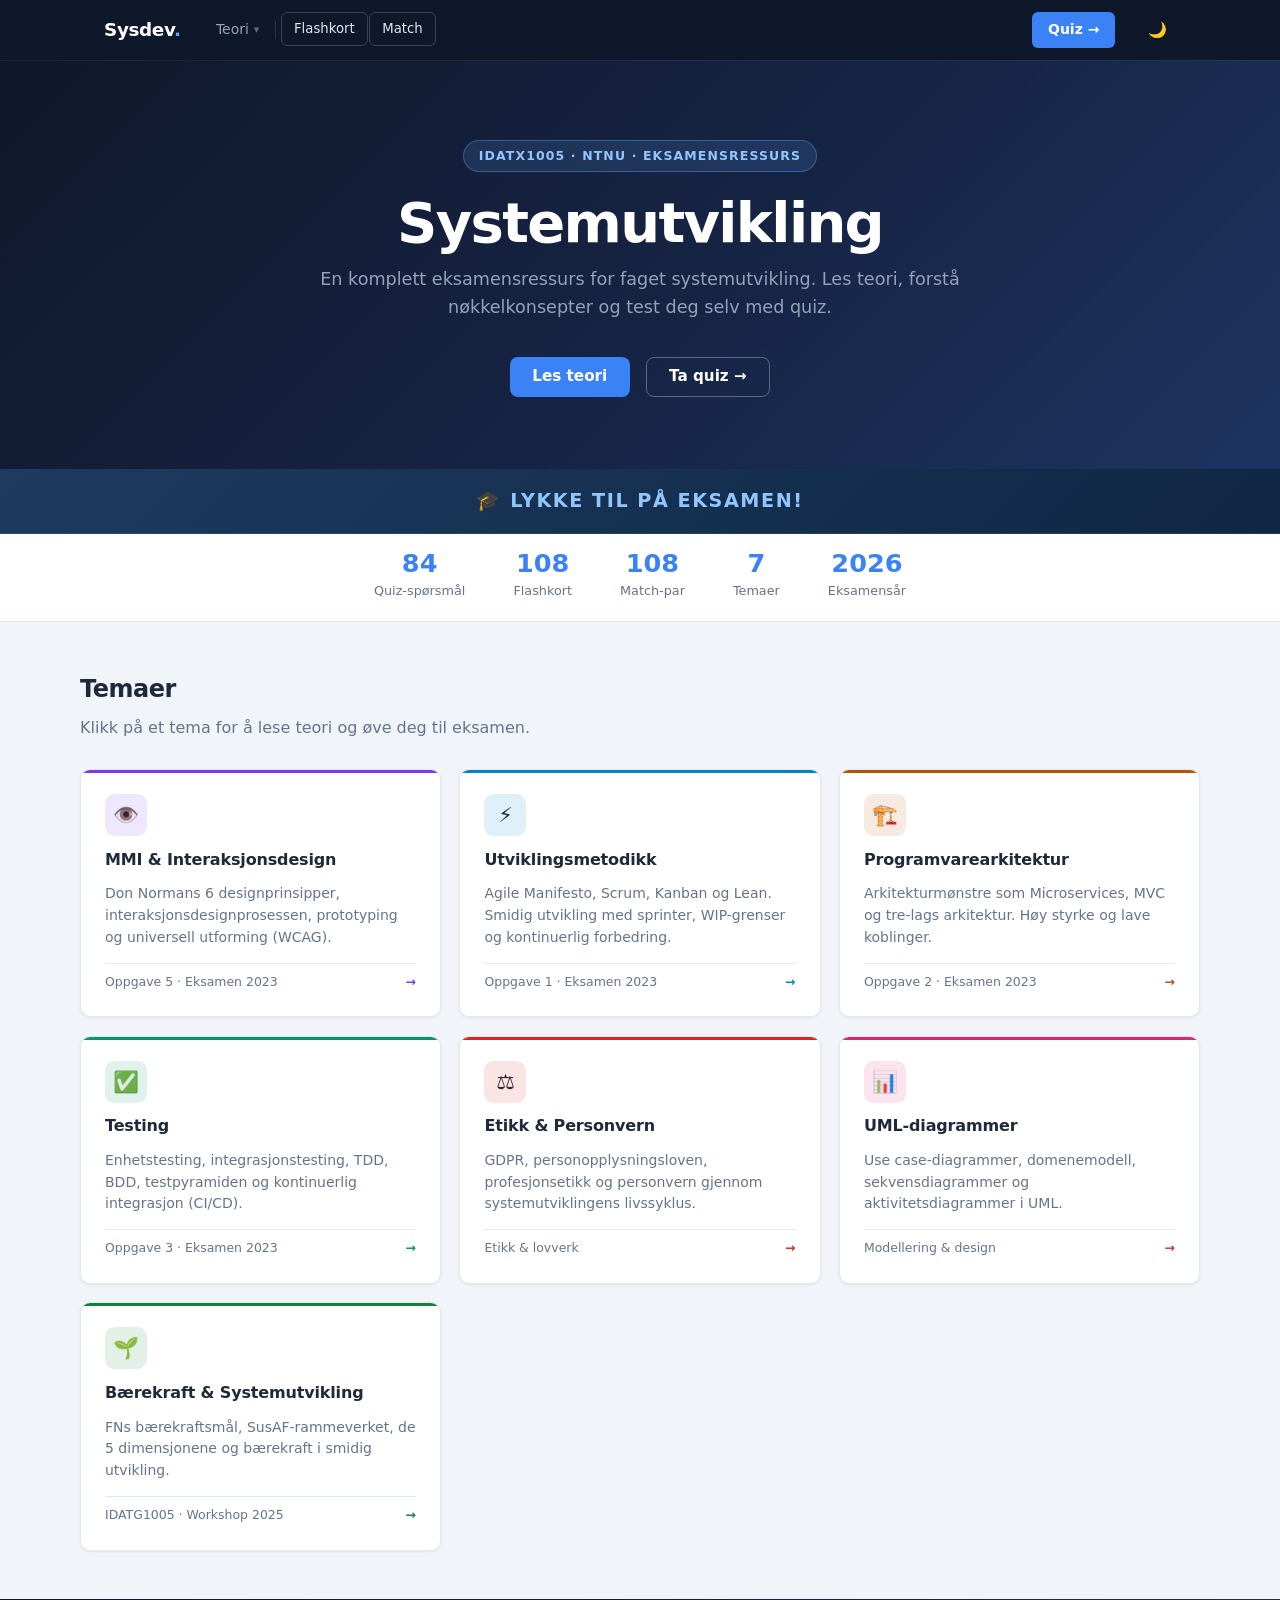
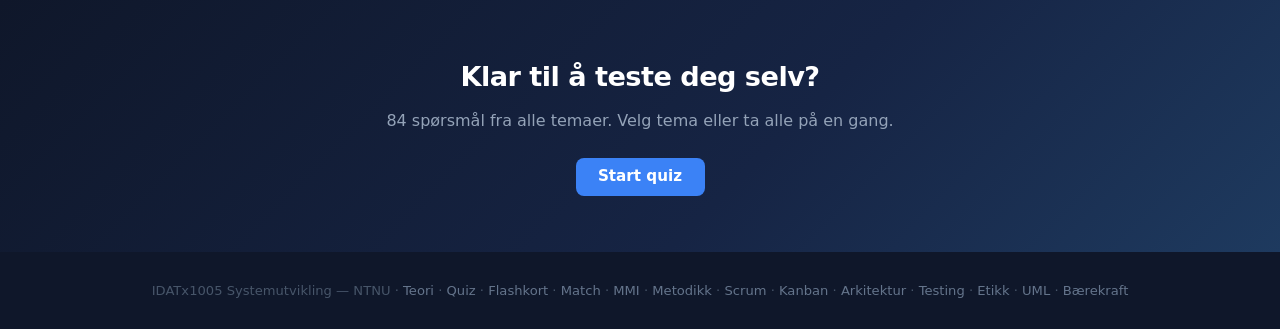
<file: index.html>
<!DOCTYPE html>
<html lang="no">
<head>
  <meta charset="UTF-8">
  <meta name="viewport" content="width=device-width, initial-scale=1.0">
  <link rel="icon" href="/favicon.svg" type="image/svg+xml">
  <link rel="stylesheet" href="/style.css">
  <title>Systemutvikling – IDATx1005</title>
  <script>!function(){var t=localStorage.getItem("theme");if(t)document.documentElement.setAttribute("data-theme",t);else if(window.matchMedia("(prefers-color-scheme: dark)").matches)document.documentElement.setAttribute("data-theme","dark")}();</script>
</head>
<body>

<header id="site-header"></header>

<main>

  <!-- Hero -->
  <section class="hero">
    <div class="hero-inner">
      <span class="hero-eyebrow">IDATx1005 · NTNU · Eksamensressurs</span>
      <h1>Systemutvikling</h1>
      <p class="hero-subtitle">
        En komplett eksamensressurs for faget systemutvikling. Les teori, forstå nøkkelkonsepter og test deg selv med quiz.
      </p>
      <div class="hero-actions">
        <a href="/teori/" class="btn btn-primary">Les teori</a>
        <a href="/quiz/" class="btn btn-outline">Ta quiz →</a>
      </div>
    </div>
  </section>

  <!-- Exam Countdown -->
  <div class="exam-countdown" id="examCountdown">
    <div class="countdown-inner">
      <span class="countdown-label">Eksamen om</span>
      <div class="countdown-units">
        <div class="countdown-unit"><span class="countdown-num" id="cdDays">--</span><span class="countdown-unit-label">dager</span></div>
        <div class="countdown-sep">:</div>
        <div class="countdown-unit"><span class="countdown-num" id="cdHours">--</span><span class="countdown-unit-label">timer</span></div>
        <div class="countdown-sep">:</div>
        <div class="countdown-unit"><span class="countdown-num" id="cdMins">--</span><span class="countdown-unit-label">min</span></div>
        <div class="countdown-sep">:</div>
        <div class="countdown-unit"><span class="countdown-num" id="cdSecs">--</span><span class="countdown-unit-label">sek</span></div>
      </div>
      <span class="countdown-date">03.06.2026 · 09:00</span>
    </div>
  </div>
  <script>
    (function () {
      const examTime = new Date('2026-06-03T09:00:00+02:00');
      function tick() {
        const diff = examTime - Date.now();
        if (diff <= 0) {
          document.getElementById('examCountdown').innerHTML =
            '<div class="countdown-inner"><span class="countdown-label" style="font-size:1.2rem">🎓 Lykke til på eksamen!</span></div>';
          return;
        }
        const d = Math.floor(diff / 86400000);
        const h = Math.floor((diff % 86400000) / 3600000);
        const m = Math.floor((diff % 3600000) / 60000);
        const s = Math.floor((diff % 60000) / 1000);
        document.getElementById('cdDays').textContent = String(d).padStart(2, '0');
        document.getElementById('cdHours').textContent = String(h).padStart(2, '0');
        document.getElementById('cdMins').textContent = String(m).padStart(2, '0');
        document.getElementById('cdSecs').textContent = String(s).padStart(2, '0');
        setTimeout(tick, 1000);
      }
      tick();
    })();
  </script>

  <!-- Stats -->
  <div class="stats-bar">
    <div class="stats-inner">
      <div class="stat">
        <span class="stat-num">84</span>
        <span class="stat-label">Quiz-spørsmål</span>
      </div>
      <div class="stat">
        <span class="stat-num">108</span>
        <span class="stat-label">Flashkort</span>
      </div>
      <div class="stat">
        <span class="stat-num">108</span>
        <span class="stat-label">Match-par</span>
      </div>
      <div class="stat">
        <span class="stat-num">7</span>
        <span class="stat-label">Temaer</span>
      </div>
      <div class="stat">
        <span class="stat-num">2026</span>
        <span class="stat-label">Eksamensår</span>
      </div>
    </div>
  </div>

  <!-- Topics -->
  <section class="section">
    <div class="section-inner">
      <div class="section-header">
        <h2>Temaer</h2>
        <p>Klikk på et tema for å lese teori og øve deg til eksamen.</p>
      </div>
      <div class="topics-grid">

        <a href="/mmi/" class="topic-card" style="--accent: var(--c-mmi)">
          <div class="topic-card-icon">👁️</div>
          <h3>MMI & Interaksjonsdesign</h3>
          <p>Don Normans 6 designprinsipper, interaksjonsdesignprosessen, prototyping og universell utforming (WCAG).</p>
          <div class="topic-card-meta">
            <span>Oppgave 5 · Eksamen 2023</span>
            <span class="topic-card-arrow">→</span>
          </div>
        </a>

        <a href="/metodikk/" class="topic-card" style="--accent: var(--c-metodikk)">
          <div class="topic-card-icon">⚡</div>
          <h3>Utviklingsmetodikk</h3>
          <p>Agile Manifesto, Scrum, Kanban og Lean. Smidig utvikling med sprinter, WIP-grenser og kontinuerlig forbedring.</p>
          <div class="topic-card-meta">
            <span>Oppgave 1 · Eksamen 2023</span>
            <span class="topic-card-arrow">→</span>
          </div>
        </a>

        <a href="/arkitektur/" class="topic-card" style="--accent: var(--c-arkitektur)">
          <div class="topic-card-icon">🏗️</div>
          <h3>Programvarearkitektur</h3>
          <p>Arkitekturmønstre som Microservices, MVC og tre-lags arkitektur. Høy styrke og lave koblinger.</p>
          <div class="topic-card-meta">
            <span>Oppgave 2 · Eksamen 2023</span>
            <span class="topic-card-arrow">→</span>
          </div>
        </a>

        <a href="/testing/" class="topic-card" style="--accent: var(--c-testing)">
          <div class="topic-card-icon">✅</div>
          <h3>Testing</h3>
          <p>Enhetstesting, integrasjonstesting, TDD, BDD, testpyramiden og kontinuerlig integrasjon (CI/CD).</p>
          <div class="topic-card-meta">
            <span>Oppgave 3 · Eksamen 2023</span>
            <span class="topic-card-arrow">→</span>
          </div>
        </a>

        <a href="/etikk/" class="topic-card" style="--accent: var(--c-etikk)">
          <div class="topic-card-icon">⚖️</div>
          <h3>Etikk & Personvern</h3>
          <p>GDPR, personopplysningsloven, profesjonsetikk og personvern gjennom systemutviklingens livssyklus.</p>
          <div class="topic-card-meta">
            <span>Etikk & lovverk</span>
            <span class="topic-card-arrow">→</span>
          </div>
        </a>

        <a href="/uml/" class="topic-card" style="--accent: var(--c-uml)">
          <div class="topic-card-icon">📊</div>
          <h3>UML-diagrammer</h3>
          <p>Use case-diagrammer, domenemodell, sekvensdiagrammer og aktivitetsdiagrammer i UML.</p>
          <div class="topic-card-meta">
            <span>Modellering & design</span>
            <span class="topic-card-arrow">→</span>
          </div>
        </a>

        <a href="/baerekraft/" class="topic-card" style="--accent: var(--c-baerekraft)">
          <div class="topic-card-icon">🌱</div>
          <h3>Bærekraft & Systemutvikling</h3>
          <p>FNs bærekraftsmål, SusAF-rammeverket, de 5 dimensjonene og bærekraft i smidig utvikling.</p>
          <div class="topic-card-meta">
            <span>IDATG1005 · Workshop 2025</span>
            <span class="topic-card-arrow">→</span>
          </div>
        </a>

      </div>
    </div>
  </section>

  <!-- Quiz CTA -->
  <section class="quiz-cta">
    <h2>Klar til å teste deg selv?</h2>
    <p>84 spørsmål fra alle temaer. Velg tema eller ta alle på en gang.</p>
    <a href="/quiz/" class="btn btn-primary">Start quiz</a>
  </section>

</main>

<div id="site-footer"></div>
<script src="/nav.js"></script>
</body>
</html>
</file>
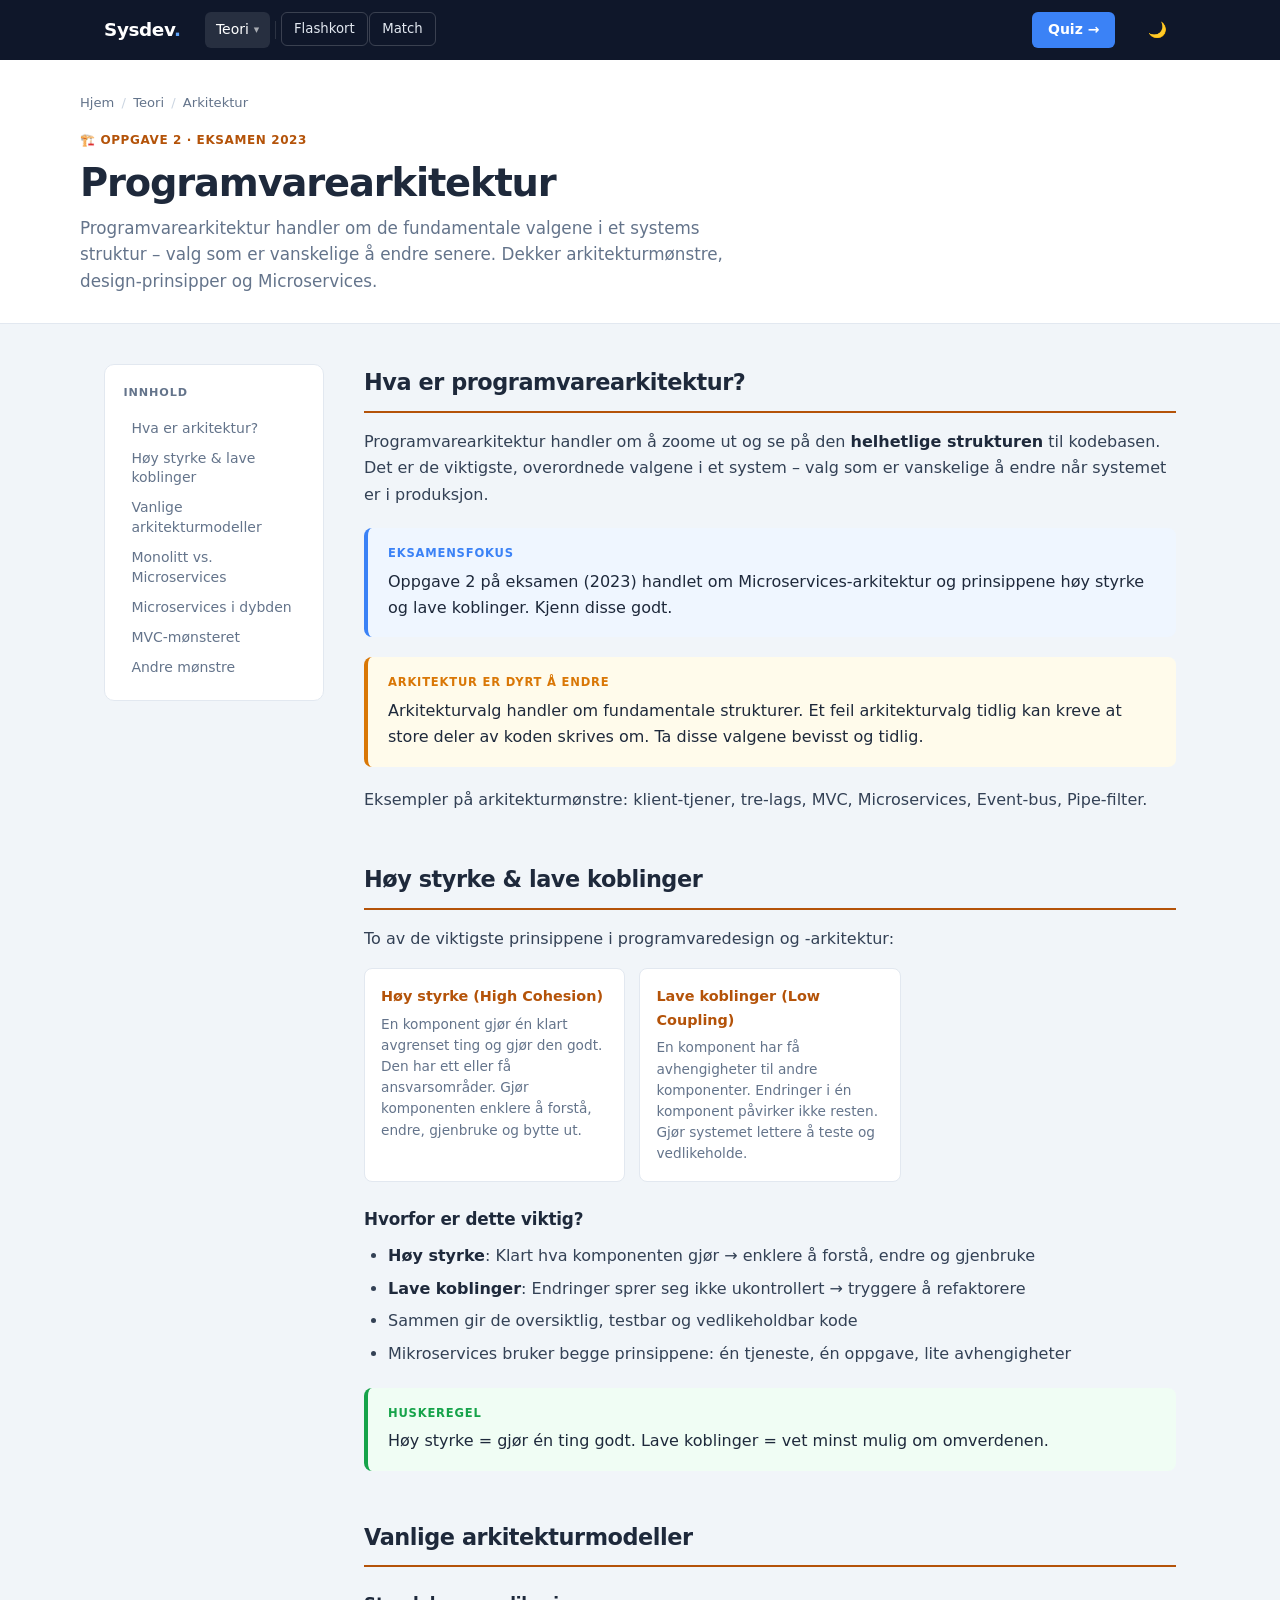
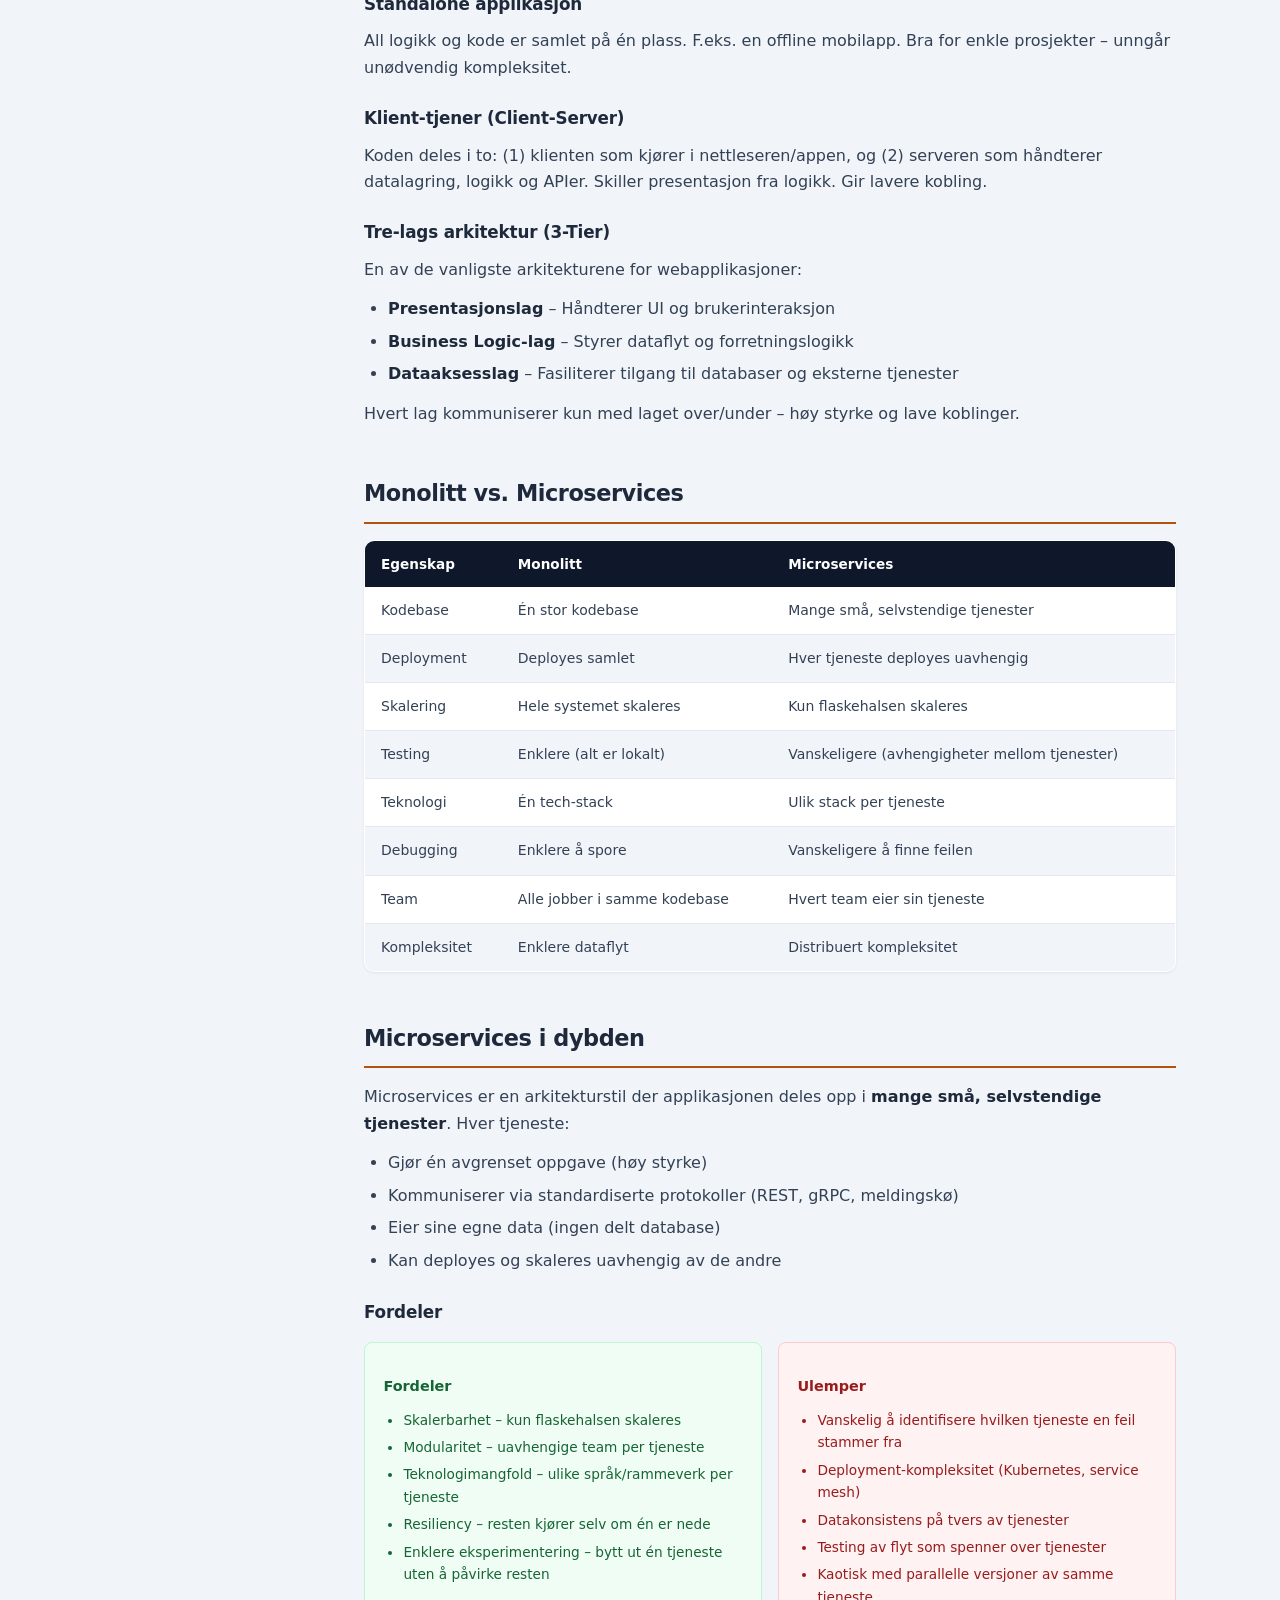
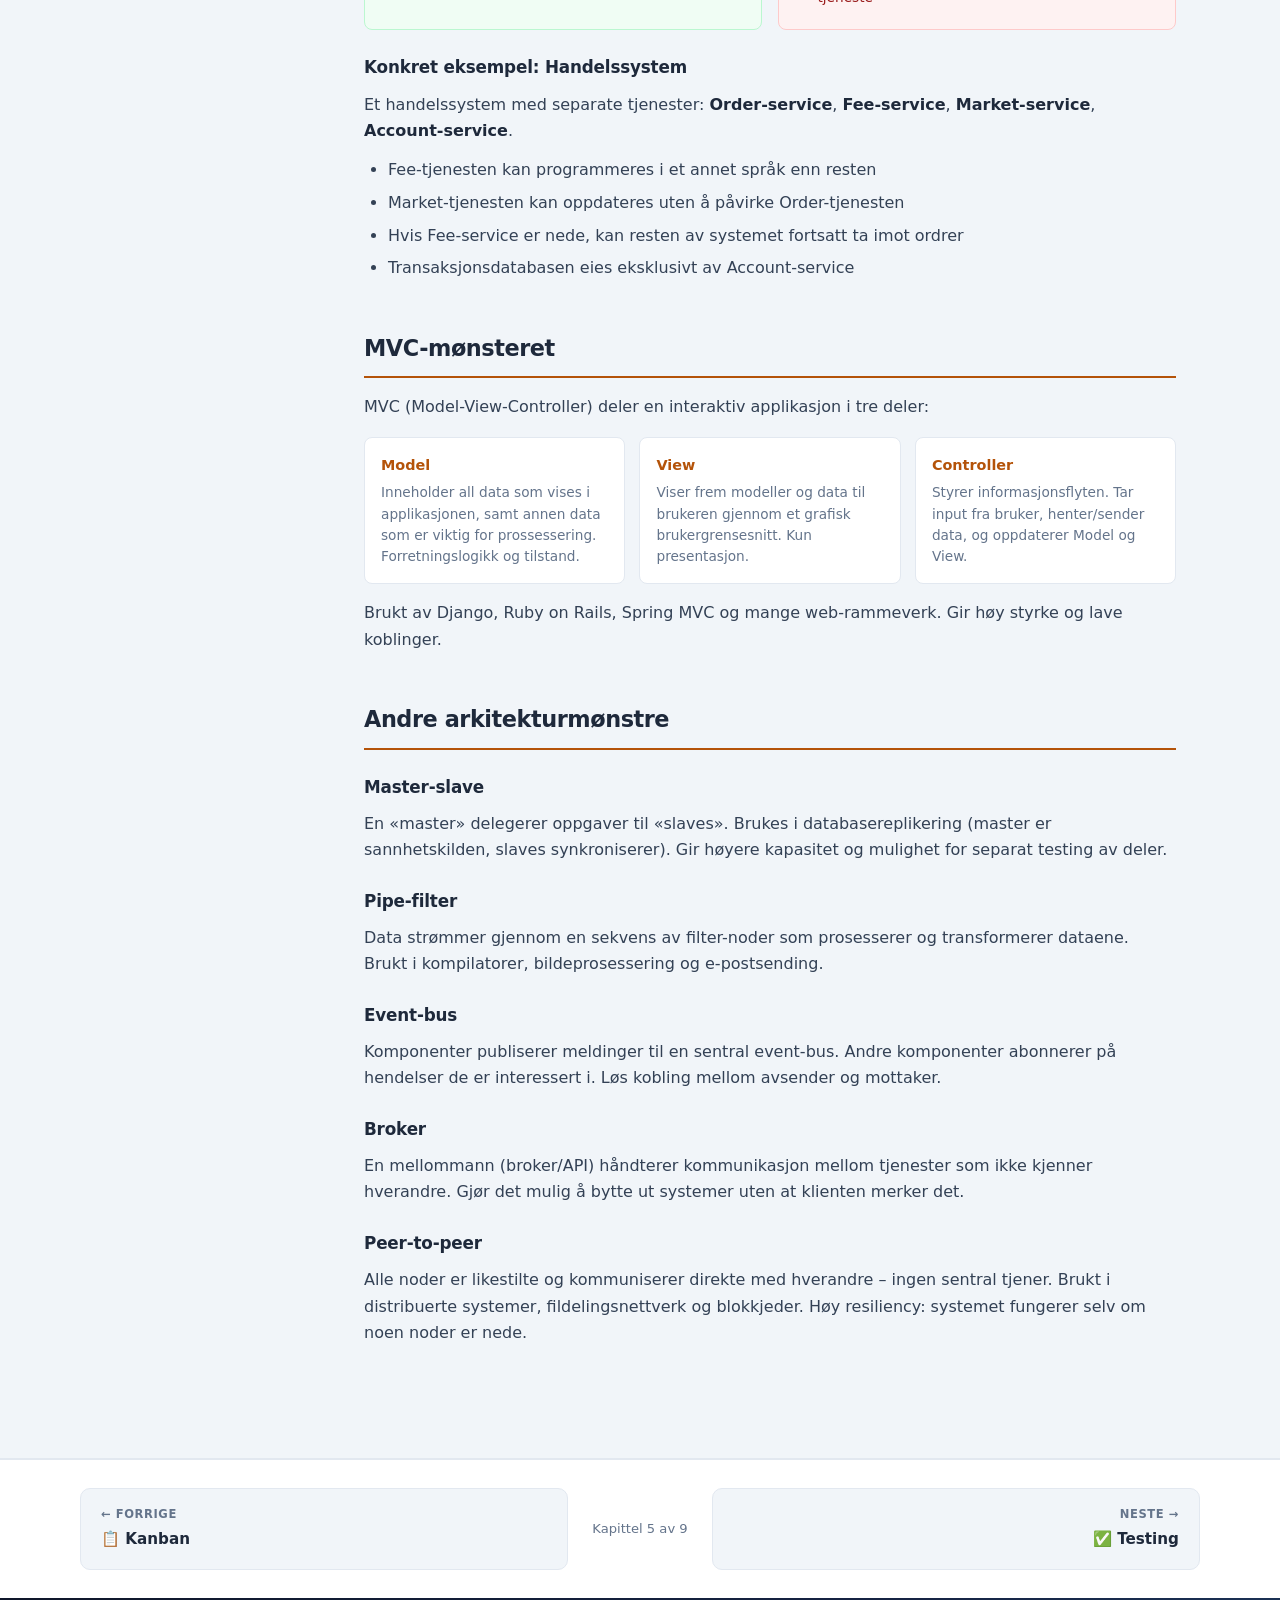
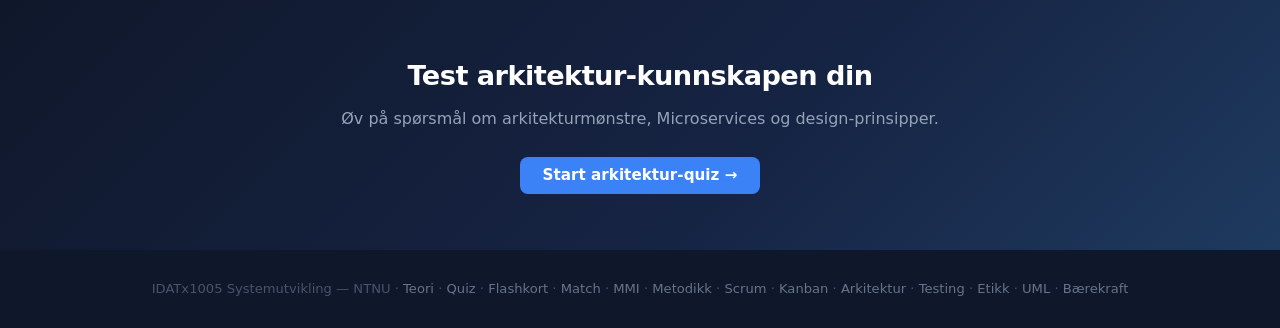
<file: arkitektur/index.html>
<!DOCTYPE html>
<html lang="no">
<head>
  <meta charset="UTF-8">
  <meta name="viewport" content="width=device-width, initial-scale=1.0">
  <link rel="icon" href="/favicon.svg" type="image/svg+xml">
  <link rel="stylesheet" href="/style.css">
  <title>Programvarearkitektur – Systemutvikling</title>
  <script>!function(){var t=localStorage.getItem("theme");if(t)document.documentElement.setAttribute("data-theme",t);else if(window.matchMedia("(prefers-color-scheme: dark)").matches)document.documentElement.setAttribute("data-theme","dark")}();</script>
</head>
<body style="--accent: var(--c-arkitektur)">

<header id="site-header"></header>

<div class="page-header">
  <div class="page-header-inner">
    <div class="breadcrumb">
      <a href="/">Hjem</a>
      <span class="breadcrumb-sep">/</span>
      <a href="/teori/">Teori</a>
      <span class="breadcrumb-sep">/</span>
      <span>Arkitektur</span>
    </div>
    <div class="topic-tag">🏗️ Oppgave 2 · Eksamen 2023</div>
    <h1>Programvarearkitektur</h1>
    <p class="lead">Programvarearkitektur handler om de fundamentale valgene i et systems struktur – valg som er vanskelige å endre senere. Dekker arkitekturmønstre, design-prinsipper og Microservices.</p>
  </div>
</div>

<div class="two-col">

  <aside class="toc">
    <p class="toc-title">Innhold</p>
    <ul class="toc-list">
      <li><a href="#hva-er">Hva er arkitektur?</a></li>
      <li><a href="#prinsipper">Høy styrke & lave koblinger</a></li>
      <li><a href="#modeller">Vanlige arkitekturmodeller</a></li>
      <li><a href="#monolith-vs-micro">Monolitt vs. Microservices</a></li>
      <li><a href="#microservices">Microservices i dybden</a></li>
      <li><a href="#mvc">MVC-mønsteret</a></li>
      <li><a href="#andre">Andre mønstre</a></li>
    </ul>
  </aside>

  <article class="article">

    <section id="hva-er">
      <h2>Hva er programvarearkitektur?</h2>
      <p>Programvarearkitektur handler om å zoome ut og se på den <strong>helhetlige strukturen</strong> til kodebasen. Det er de viktigste, overordnede valgene i et system – valg som er vanskelige å endre når systemet er i produksjon.</p>

      <div class="callout">
        <strong>Eksamensfokus</strong>
        Oppgave 2 på eksamen (2023) handlet om Microservices-arkitektur og prinsippene høy styrke og lave koblinger. Kjenn disse godt.
      </div>
      <div class="callout callout-warning">
        <strong>Arkitektur er dyrt å endre</strong>
        Arkitekturvalg handler om fundamentale strukturer. Et feil arkitekturvalg tidlig kan kreve at store deler av koden skrives om. Ta disse valgene bevisst og tidlig.
      </div>

      <p>Eksempler på arkitekturmønstre: klient-tjener, tre-lags, MVC, Microservices, Event-bus, Pipe-filter.</p>
    </section>

    <section id="prinsipper">
      <h2>Høy styrke & lave koblinger</h2>
      <p>To av de viktigste prinsippene i programvaredesign og -arkitektur:</p>

      <div class="term-grid">
        <dl class="term-card">
          <dt>Høy styrke (High Cohesion)</dt>
          <dd>En komponent gjør én klart avgrenset ting og gjør den godt. Den har ett eller få ansvarsområder. Gjør komponenten enklere å forstå, endre, gjenbruke og bytte ut.</dd>
        </dl>
        <dl class="term-card">
          <dt>Lave koblinger (Low Coupling)</dt>
          <dd>En komponent har få avhengigheter til andre komponenter. Endringer i én komponent påvirker ikke resten. Gjør systemet lettere å teste og vedlikeholde.</dd>
        </dl>
      </div>

      <h3>Hvorfor er dette viktig?</h3>
      <ul>
        <li><strong>Høy styrke</strong>: Klart hva komponenten gjør → enklere å forstå, endre og gjenbruke</li>
        <li><strong>Lave koblinger</strong>: Endringer sprer seg ikke ukontrollert → tryggere å refaktorere</li>
        <li>Sammen gir de oversiktlig, testbar og vedlikeholdbar kode</li>
        <li>Mikroservices bruker begge prinsippene: én tjeneste, én oppgave, lite avhengigheter</li>
      </ul>

      <div class="callout callout-tip">
        <strong>Huskeregel</strong>
        Høy styrke = gjør én ting godt. Lave koblinger = vet minst mulig om omverdenen.
      </div>
    </section>

    <section id="modeller">
      <h2>Vanlige arkitekturmodeller</h2>

      <h3>Standalone applikasjon</h3>
      <p>All logikk og kode er samlet på én plass. F.eks. en offline mobilapp. Bra for enkle prosjekter – unngår unødvendig kompleksitet.</p>

      <h3>Klient-tjener (Client-Server)</h3>
      <p>Koden deles i to: (1) klienten som kjører i nettleseren/appen, og (2) serveren som håndterer datalagring, logikk og APIer. Skiller presentasjon fra logikk. Gir lavere kobling.</p>

      <h3>Tre-lags arkitektur (3-Tier)</h3>
      <p>En av de vanligste arkitekturene for webapplikasjoner:</p>
      <ul>
        <li><strong>Presentasjonslag</strong> – Håndterer UI og brukerinteraksjon</li>
        <li><strong>Business Logic-lag</strong> – Styrer dataflyt og forretningslogikk</li>
        <li><strong>Dataaksesslag</strong> – Fasiliterer tilgang til databaser og eksterne tjenester</li>
      </ul>
      <p>Hvert lag kommuniserer kun med laget over/under – høy styrke og lave koblinger.</p>
    </section>

    <section id="monolith-vs-micro">
      <h2>Monolitt vs. Microservices</h2>
      <table class="compare-table">
        <thead>
          <tr><th>Egenskap</th><th>Monolitt</th><th>Microservices</th></tr>
        </thead>
        <tbody>
          <tr><td>Kodebase</td><td>Én stor kodebase</td><td>Mange små, selvstendige tjenester</td></tr>
          <tr><td>Deployment</td><td>Deployes samlet</td><td>Hver tjeneste deployes uavhengig</td></tr>
          <tr><td>Skalering</td><td>Hele systemet skaleres</td><td>Kun flaskehalsen skaleres</td></tr>
          <tr><td>Testing</td><td>Enklere (alt er lokalt)</td><td>Vanskeligere (avhengigheter mellom tjenester)</td></tr>
          <tr><td>Teknologi</td><td>Én tech-stack</td><td>Ulik stack per tjeneste</td></tr>
          <tr><td>Debugging</td><td>Enklere å spore</td><td>Vanskeligere å finne feilen</td></tr>
          <tr><td>Team</td><td>Alle jobber i samme kodebase</td><td>Hvert team eier sin tjeneste</td></tr>
          <tr><td>Kompleksitet</td><td>Enklere dataflyt</td><td>Distribuert kompleksitet</td></tr>
        </tbody>
      </table>
    </section>

    <section id="microservices">
      <h2>Microservices i dybden</h2>
      <p>Microservices er en arkitekturstil der applikasjonen deles opp i <strong>mange små, selvstendige tjenester</strong>. Hver tjeneste:</p>
      <ul>
        <li>Gjør én avgrenset oppgave (høy styrke)</li>
        <li>Kommuniserer via standardiserte protokoller (REST, gRPC, meldingskø)</li>
        <li>Eier sine egne data (ingen delt database)</li>
        <li>Kan deployes og skaleres uavhengig av de andre</li>
      </ul>

      <h3>Fordeler</h3>
      <div class="pros-cons">
        <div class="pros">
          <h4>Fordeler</h4>
          <ul>
            <li>Skalerbarhet – kun flaskehalsen skaleres</li>
            <li>Modularitet – uavhengige team per tjeneste</li>
            <li>Teknologimangfold – ulike språk/rammeverk per tjeneste</li>
            <li>Resiliency – resten kjører selv om én er nede</li>
            <li>Enklere eksperimentering – bytt ut én tjeneste uten å påvirke resten</li>
          </ul>
        </div>
        <div class="cons">
          <h4>Ulemper</h4>
          <ul>
            <li>Vanskelig å identifisere hvilken tjeneste en feil stammer fra</li>
            <li>Deployment-kompleksitet (Kubernetes, service mesh)</li>
            <li>Datakonsistens på tvers av tjenester</li>
            <li>Testing av flyt som spenner over tjenester</li>
            <li>Kaotisk med parallelle versjoner av samme tjeneste</li>
          </ul>
        </div>
      </div>

      <h3>Konkret eksempel: Handelssystem</h3>
      <p>Et handelssystem med separate tjenester: <strong>Order-service</strong>, <strong>Fee-service</strong>, <strong>Market-service</strong>, <strong>Account-service</strong>.</p>
      <ul>
        <li>Fee-tjenesten kan programmeres i et annet språk enn resten</li>
        <li>Market-tjenesten kan oppdateres uten å påvirke Order-tjenesten</li>
        <li>Hvis Fee-service er nede, kan resten av systemet fortsatt ta imot ordrer</li>
        <li>Transaksjonsdatabasen eies eksklusivt av Account-service</li>
      </ul>
    </section>

    <section id="mvc">
      <h2>MVC-mønsteret</h2>
      <p>MVC (Model-View-Controller) deler en interaktiv applikasjon i tre deler:</p>
      <div class="term-grid">
        <dl class="term-card">
          <dt>Model</dt>
          <dd>Inneholder all data som vises i applikasjonen, samt annen data som er viktig for prossessering. Forretningslogikk og tilstand.</dd>
        </dl>
        <dl class="term-card">
          <dt>View</dt>
          <dd>Viser frem modeller og data til brukeren gjennom et grafisk brukergrensesnitt. Kun presentasjon.</dd>
        </dl>
        <dl class="term-card">
          <dt>Controller</dt>
          <dd>Styrer informasjonsflyten. Tar input fra bruker, henter/sender data, og oppdaterer Model og View.</dd>
        </dl>
      </div>
      <p>Brukt av Django, Ruby on Rails, Spring MVC og mange web-rammeverk. Gir høy styrke og lave koblinger.</p>
    </section>

    <section id="andre">
      <h2>Andre arkitekturmønstre</h2>

      <h3>Master-slave</h3>
      <p>En «master» delegerer oppgaver til «slaves». Brukes i databasereplikering (master er sannhetskilden, slaves synkroniserer). Gir høyere kapasitet og mulighet for separat testing av deler.</p>

      <h3>Pipe-filter</h3>
      <p>Data strømmer gjennom en sekvens av filter-noder som prosesserer og transformerer dataene. Brukt i kompilatorer, bildeprosessering og e-postsending.</p>

      <h3>Event-bus</h3>
      <p>Komponenter publiserer meldinger til en sentral event-bus. Andre komponenter abonnerer på hendelser de er interessert i. Løs kobling mellom avsender og mottaker.</p>

      <h3>Broker</h3>
      <p>En mellommann (broker/API) håndterer kommunikasjon mellom tjenester som ikke kjenner hverandre. Gjør det mulig å bytte ut systemer uten at klienten merker det.</p>

      <h3>Peer-to-peer</h3>
      <p>Alle noder er likestilte og kommuniserer direkte med hverandre – ingen sentral tjener. Brukt i distribuerte systemer, fildelingsnettverk og blokkjeder. Høy resiliency: systemet fungerer selv om noen noder er nede.</p>
    </section>

  </article>
</div>

<section class="quiz-cta">
  <h2>Test arkitektur-kunnskapen din</h2>
  <p>Øv på spørsmål om arkitekturmønstre, Microservices og design-prinsipper.</p>
  <a href="/quiz/?topic=arkitektur" class="btn btn-primary">Start arkitektur-quiz →</a>
</section>

<div id="site-footer"></div>
<script src="/nav.js"></script>
</body>
</html>
</file>
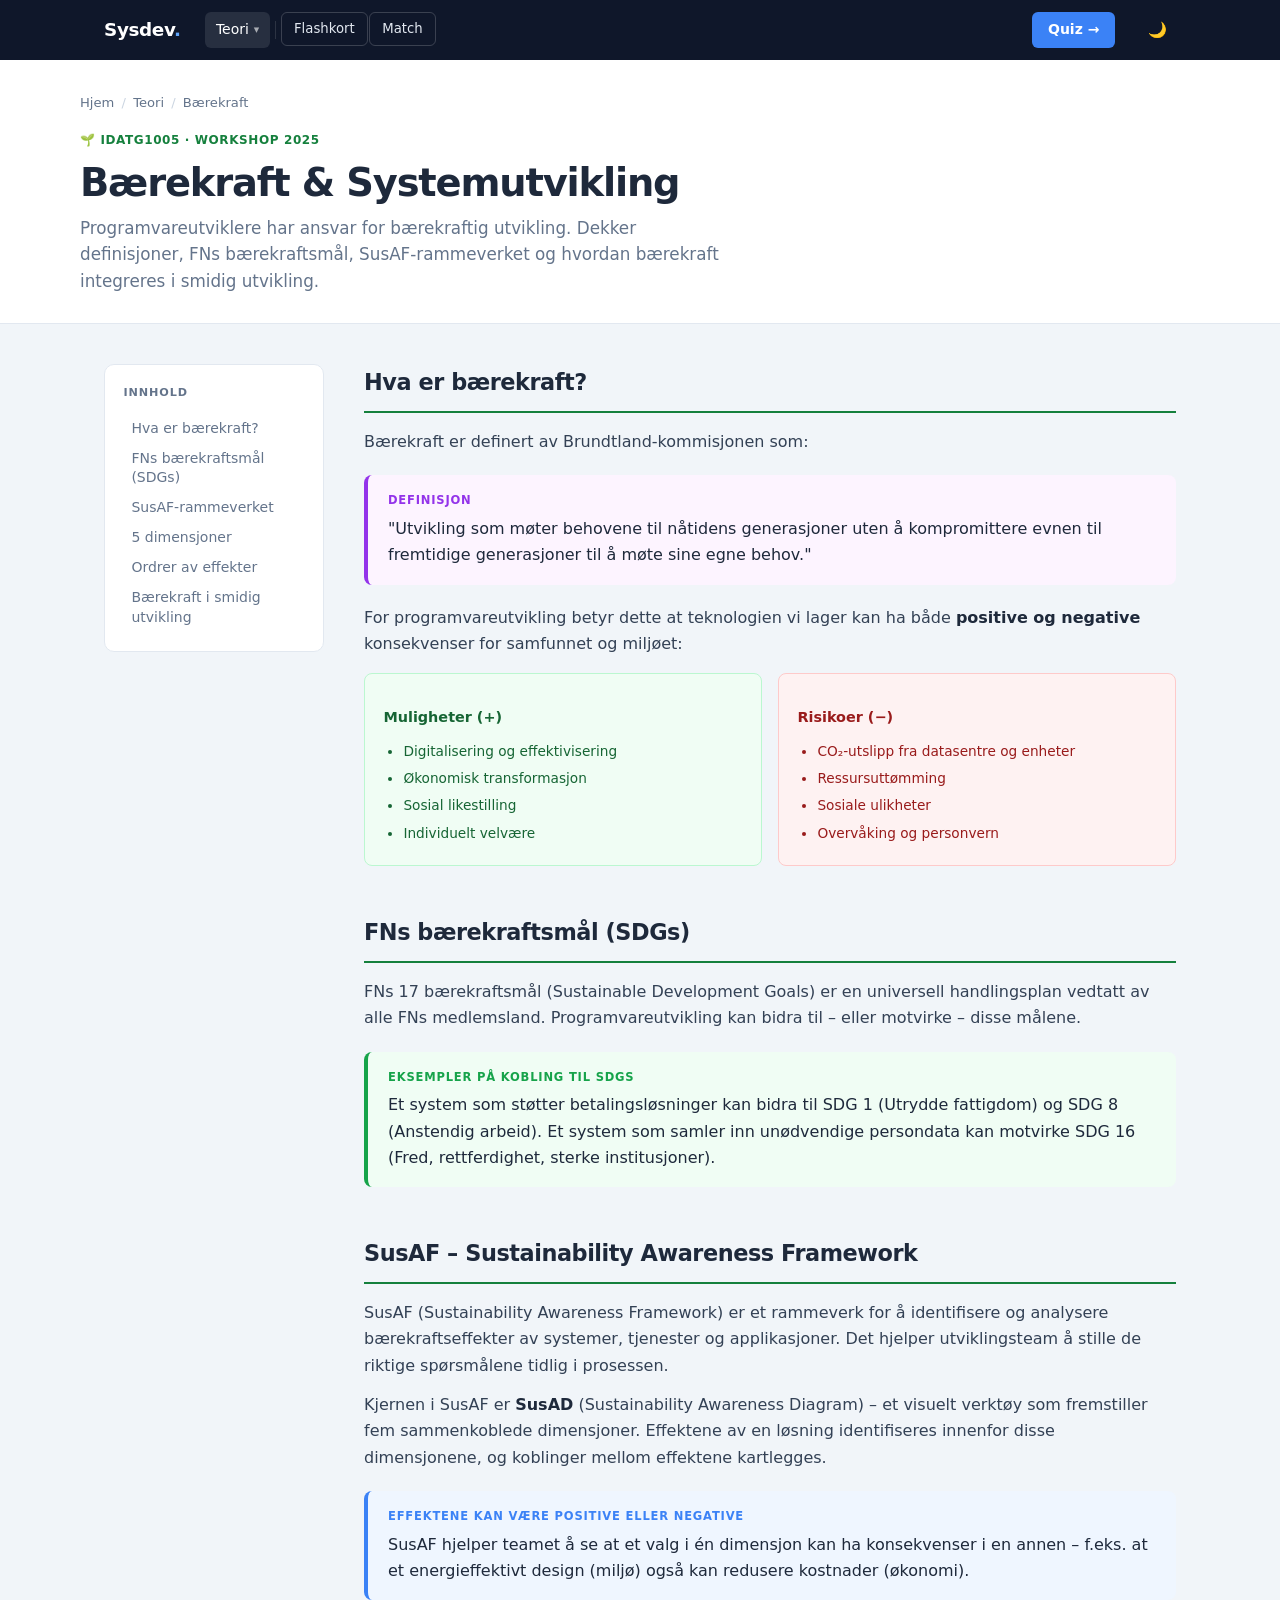
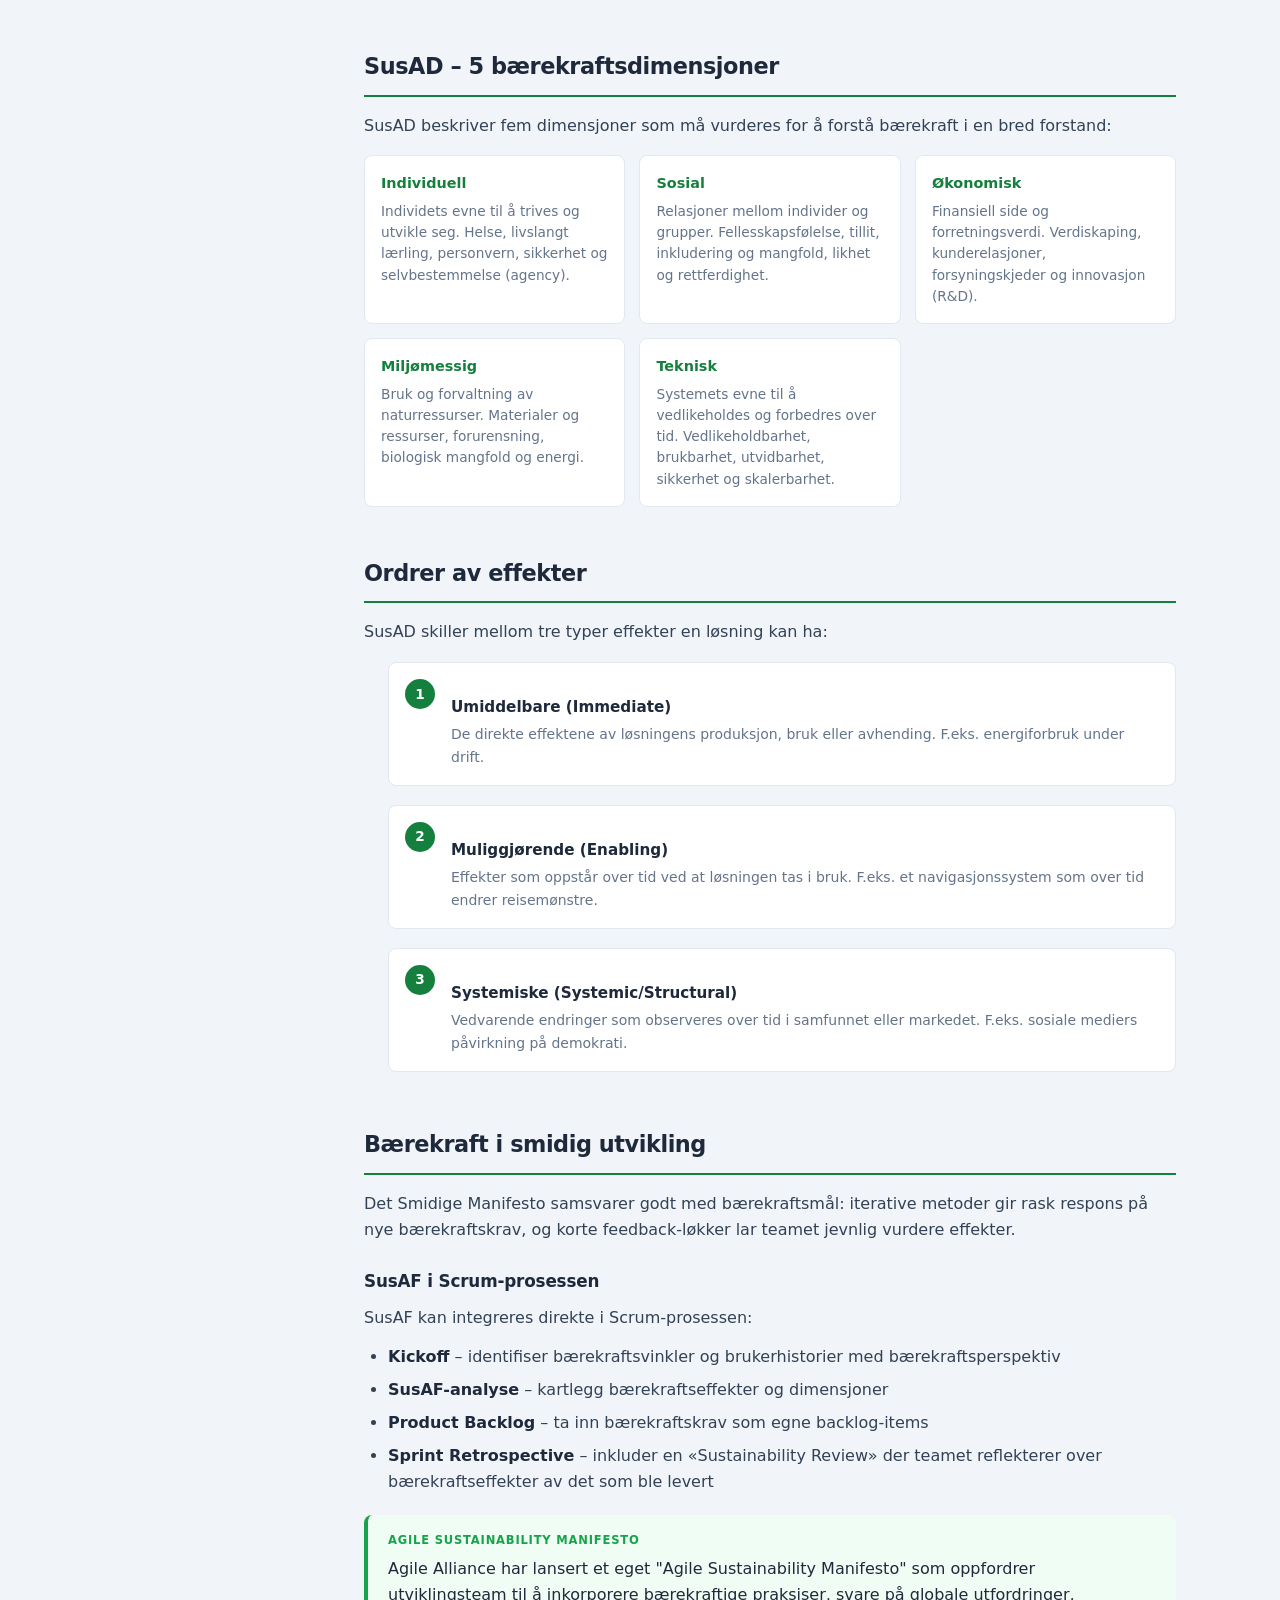
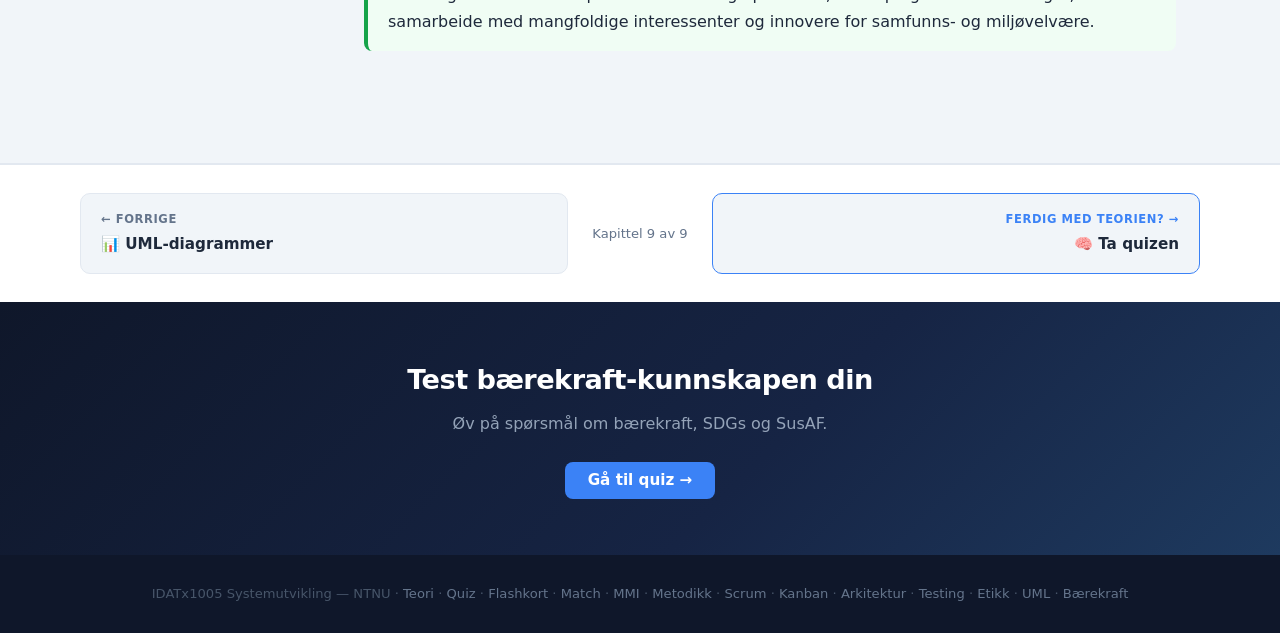
<file: baerekraft/index.html>
<!DOCTYPE html>
<html lang="no">
<head>
  <meta charset="UTF-8">
  <meta name="viewport" content="width=device-width, initial-scale=1.0">
  <link rel="icon" href="/favicon.svg" type="image/svg+xml">
  <link rel="stylesheet" href="/style.css">
  <title>Bærekraft & Systemutvikling – Systemutvikling</title>
  <script>!function(){var t=localStorage.getItem("theme");if(t)document.documentElement.setAttribute("data-theme",t);else if(window.matchMedia("(prefers-color-scheme: dark)").matches)document.documentElement.setAttribute("data-theme","dark")}();</script>
</head>
<body style="--accent: var(--c-baerekraft)">

<header id="site-header"></header>

<div class="page-header">
  <div class="page-header-inner">
    <div class="breadcrumb">
      <a href="/">Hjem</a>
      <span class="breadcrumb-sep">/</span>
      <a href="/teori/">Teori</a>
      <span class="breadcrumb-sep">/</span>
      <span>Bærekraft</span>
    </div>
    <div class="topic-tag">🌱 IDATG1005 · Workshop 2025</div>
    <h1>Bærekraft & Systemutvikling</h1>
    <p class="lead">Programvareutviklere har ansvar for bærekraftig utvikling. Dekker definisjoner, FNs bærekraftsmål, SusAF-rammeverket og hvordan bærekraft integreres i smidig utvikling.</p>
  </div>
</div>

<div class="two-col">

  <aside class="toc">
    <p class="toc-title">Innhold</p>
    <ul class="toc-list">
      <li><a href="#hva-er">Hva er bærekraft?</a></li>
      <li><a href="#sdg">FNs bærekraftsmål (SDGs)</a></li>
      <li><a href="#susaf">SusAF-rammeverket</a></li>
      <li><a href="#dimensjoner">5 dimensjoner</a></li>
      <li><a href="#effekter">Ordrer av effekter</a></li>
      <li><a href="#agile">Bærekraft i smidig utvikling</a></li>
    </ul>
  </aside>

  <article class="article">

    <section id="hva-er">
      <h2>Hva er bærekraft?</h2>
      <p>Bærekraft er definert av Brundtland-kommisjonen som:</p>
      <div class="callout callout-important">
        <strong>Definisjon</strong>
        "Utvikling som møter behovene til nåtidens generasjoner uten å kompromittere evnen til fremtidige generasjoner til å møte sine egne behov."
      </div>

      <p>For programvareutvikling betyr dette at teknologien vi lager kan ha både <strong>positive og negative</strong> konsekvenser for samfunnet og miljøet:</p>
      <div class="pros-cons">
        <div class="pros">
          <h4>Muligheter (+)</h4>
          <ul>
            <li>Digitalisering og effektivisering</li>
            <li>Økonomisk transformasjon</li>
            <li>Sosial likestilling</li>
            <li>Individuelt velvære</li>
          </ul>
        </div>
        <div class="cons">
          <h4>Risikoer (−)</h4>
          <ul>
            <li>CO₂-utslipp fra datasentre og enheter</li>
            <li>Ressursuttømming</li>
            <li>Sosiale ulikheter</li>
            <li>Overvåking og personvern</li>
          </ul>
        </div>
      </div>
    </section>

    <section id="sdg">
      <h2>FNs bærekraftsmål (SDGs)</h2>
      <p>FNs 17 bærekraftsmål (Sustainable Development Goals) er en universell handlingsplan vedtatt av alle FNs medlemsland. Programvareutvikling kan bidra til – eller motvirke – disse målene.</p>
      <div class="callout callout-tip">
        <strong>Eksempler på kobling til SDGs</strong>
        Et system som støtter betalingsløsninger kan bidra til SDG 1 (Utrydde fattigdom) og SDG 8 (Anstendig arbeid). Et system som samler inn unødvendige persondata kan motvirke SDG 16 (Fred, rettferdighet, sterke institusjoner).
      </div>
    </section>

    <section id="susaf">
      <h2>SusAF – Sustainability Awareness Framework</h2>
      <p>SusAF (Sustainability Awareness Framework) er et rammeverk for å identifisere og analysere bærekraftseffekter av systemer, tjenester og applikasjoner. Det hjelper utviklingsteam å stille de riktige spørsmålene tidlig i prosessen.</p>

      <p>Kjernen i SusAF er <strong>SusAD</strong> (Sustainability Awareness Diagram) – et visuelt verktøy som fremstiller fem sammenkoblede dimensjoner. Effektene av en løsning identifiseres innenfor disse dimensjonene, og koblinger mellom effektene kartlegges.</p>

      <div class="callout">
        <strong>Effektene kan være positive eller negative</strong>
        SusAF hjelper teamet å se at et valg i én dimensjon kan ha konsekvenser i en annen – f.eks. at et energieffektivt design (miljø) også kan redusere kostnader (økonomi).
      </div>
    </section>

    <section id="dimensjoner">
      <h2>SusAD – 5 bærekraftsdimensjoner</h2>
      <p>SusAD beskriver fem dimensjoner som må vurderes for å forstå bærekraft i en bred forstand:</p>

      <div class="term-grid">
        <dl class="term-card">
          <dt>Individuell</dt>
          <dd>Individets evne til å trives og utvikle seg. Helse, livslangt lærling, personvern, sikkerhet og selvbestemmelse (agency).</dd>
        </dl>
        <dl class="term-card">
          <dt>Sosial</dt>
          <dd>Relasjoner mellom individer og grupper. Fellesskapsfølelse, tillit, inkludering og mangfold, likhet og rettferdighet.</dd>
        </dl>
        <dl class="term-card">
          <dt>Økonomisk</dt>
          <dd>Finansiell side og forretningsverdi. Verdiskaping, kunderelasjoner, forsyningskjeder og innovasjon (R&D).</dd>
        </dl>
        <dl class="term-card">
          <dt>Miljømessig</dt>
          <dd>Bruk og forvaltning av naturressurser. Materialer og ressurser, forurensning, biologisk mangfold og energi.</dd>
        </dl>
        <dl class="term-card">
          <dt>Teknisk</dt>
          <dd>Systemets evne til å vedlikeholdes og forbedres over tid. Vedlikeholdbarhet, brukbarhet, utvidbarhet, sikkerhet og skalerbarhet.</dd>
        </dl>
      </div>
    </section>

    <section id="effekter">
      <h2>Ordrer av effekter</h2>
      <p>SusAD skiller mellom tre typer effekter en løsning kan ha:</p>

      <ol class="steps">
        <li class="step">
          <div class="step-num">1</div>
          <div class="step-content">
            <h4>Umiddelbare (Immediate)</h4>
            <p>De direkte effektene av løsningens produksjon, bruk eller avhending. F.eks. energiforbruk under drift.</p>
          </div>
        </li>
        <li class="step">
          <div class="step-num">2</div>
          <div class="step-content">
            <h4>Muliggjørende (Enabling)</h4>
            <p>Effekter som oppstår over tid ved at løsningen tas i bruk. F.eks. et navigasjonssystem som over tid endrer reisemønstre.</p>
          </div>
        </li>
        <li class="step">
          <div class="step-num">3</div>
          <div class="step-content">
            <h4>Systemiske (Systemic/Structural)</h4>
            <p>Vedvarende endringer som observeres over tid i samfunnet eller markedet. F.eks. sosiale mediers påvirkning på demokrati.</p>
          </div>
        </li>
      </ol>
    </section>

    <section id="agile">
      <h2>Bærekraft i smidig utvikling</h2>
      <p>Det Smidige Manifesto samsvarer godt med bærekraftsmål: iterative metoder gir rask respons på nye bærekraftskrav, og korte feedback-løkker lar teamet jevnlig vurdere effekter.</p>

      <h3>SusAF i Scrum-prosessen</h3>
      <p>SusAF kan integreres direkte i Scrum-prosessen:</p>
      <ul>
        <li><strong>Kickoff</strong> – identifiser bærekraftsvinkler og brukerhistorier med bærekraftsperspektiv</li>
        <li><strong>SusAF-analyse</strong> – kartlegg bærekraftseffekter og dimensjoner</li>
        <li><strong>Product Backlog</strong> – ta inn bærekraftskrav som egne backlog-items</li>
        <li><strong>Sprint Retrospective</strong> – inkluder en «Sustainability Review» der teamet reflekterer over bærekraftseffekter av det som ble levert</li>
      </ul>

      <div class="callout callout-tip">
        <strong>Agile Sustainability Manifesto</strong>
        Agile Alliance har lansert et eget "Agile Sustainability Manifesto" som oppfordrer utviklingsteam til å inkorporere bærekraftige praksiser, svare på globale utfordringer, samarbeide med mangfoldige interessenter og innovere for samfunns- og miljøvelvære.
      </div>
    </section>

  </article>
</div>

<section class="quiz-cta">
  <h2>Test bærekraft-kunnskapen din</h2>
  <p>Øv på spørsmål om bærekraft, SDGs og SusAF.</p>
  <a href="/quiz/" class="btn btn-primary">Gå til quiz →</a>
</section>

<div id="site-footer"></div>
<script src="/nav.js"></script>
</body>
</html>
</file>
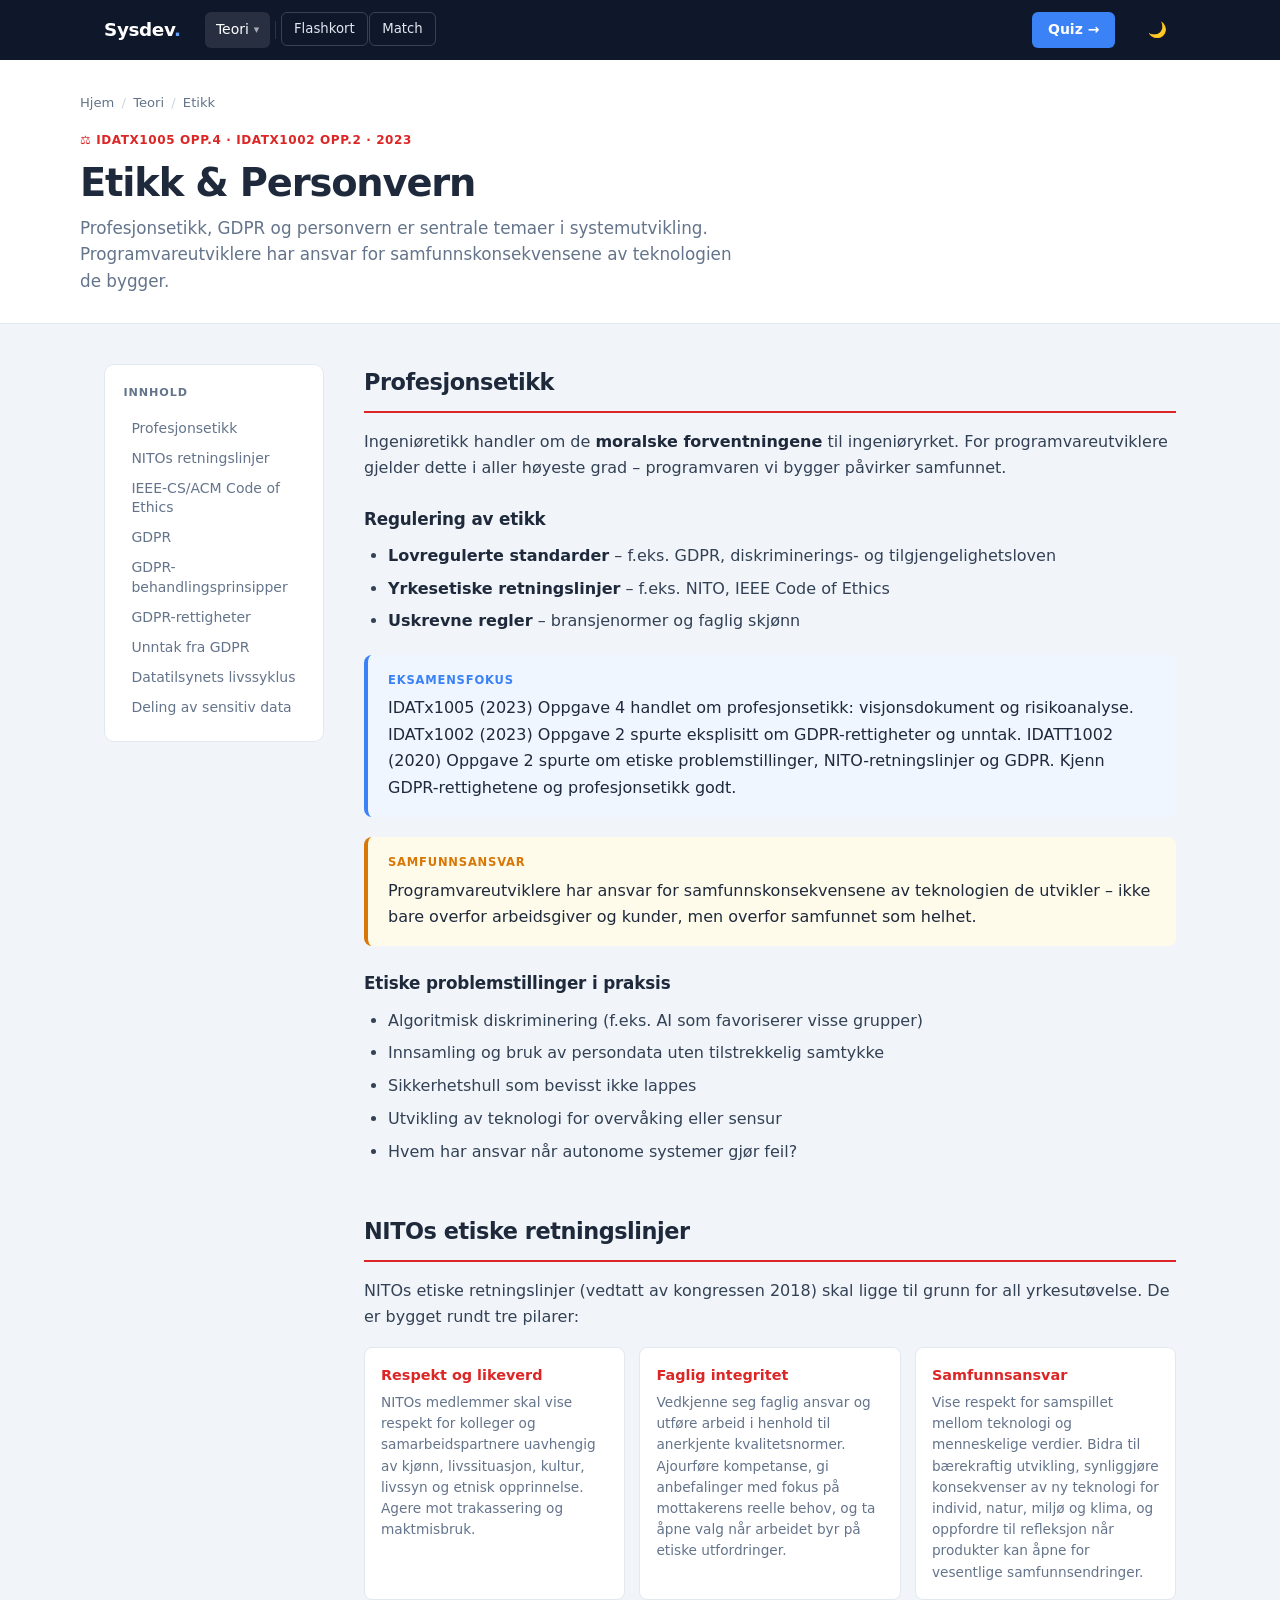
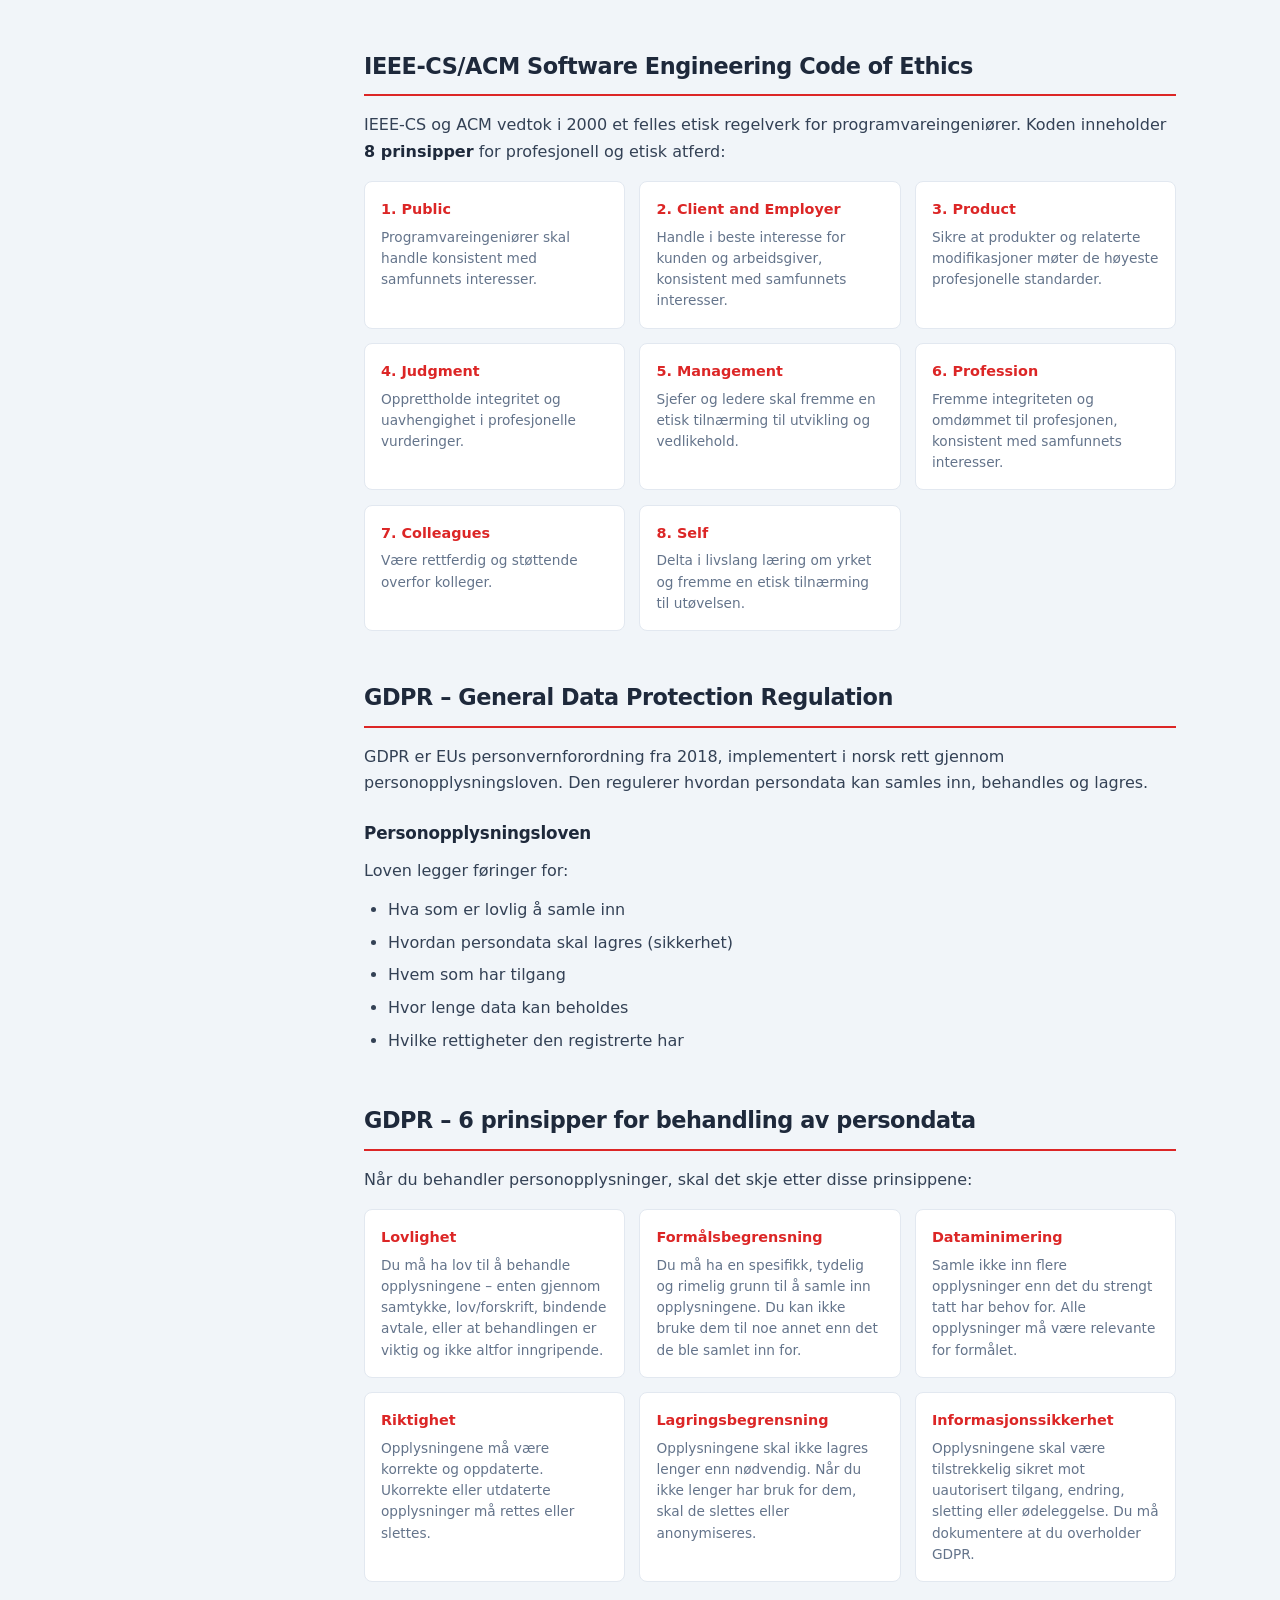
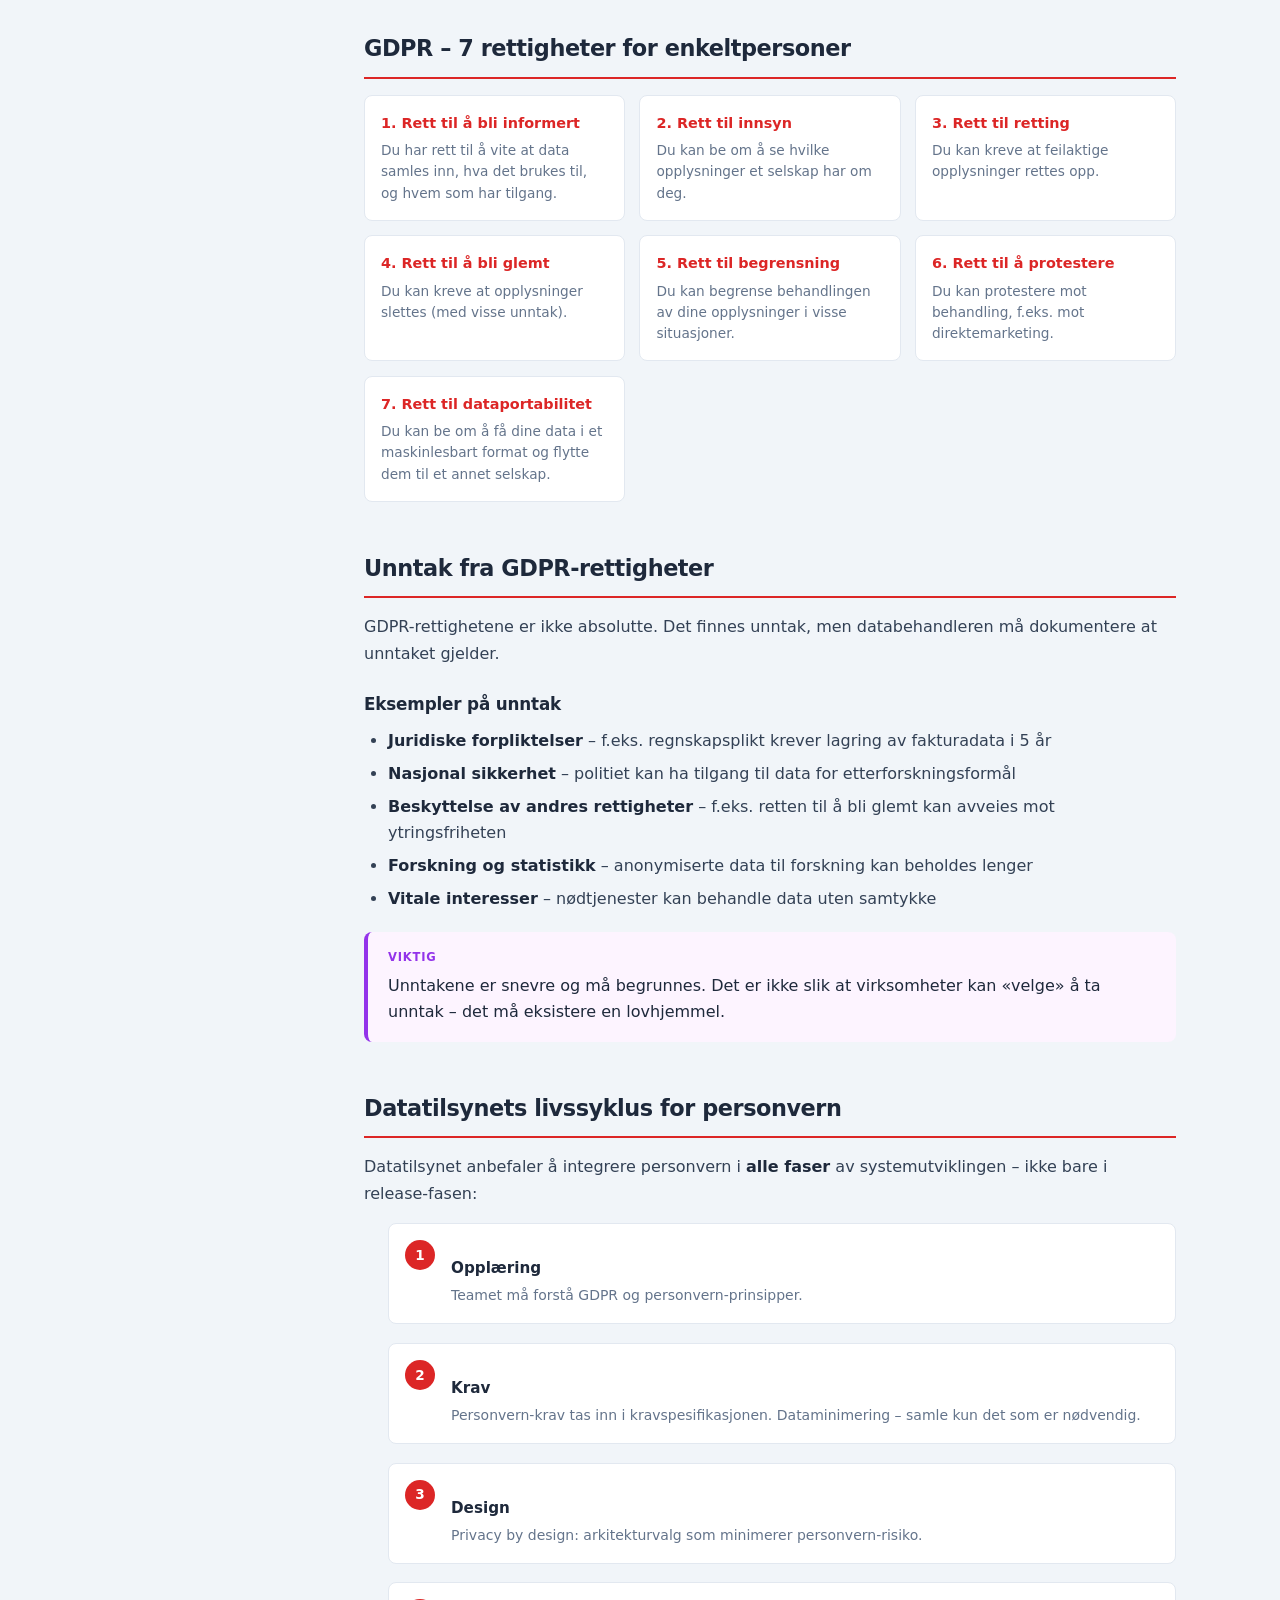
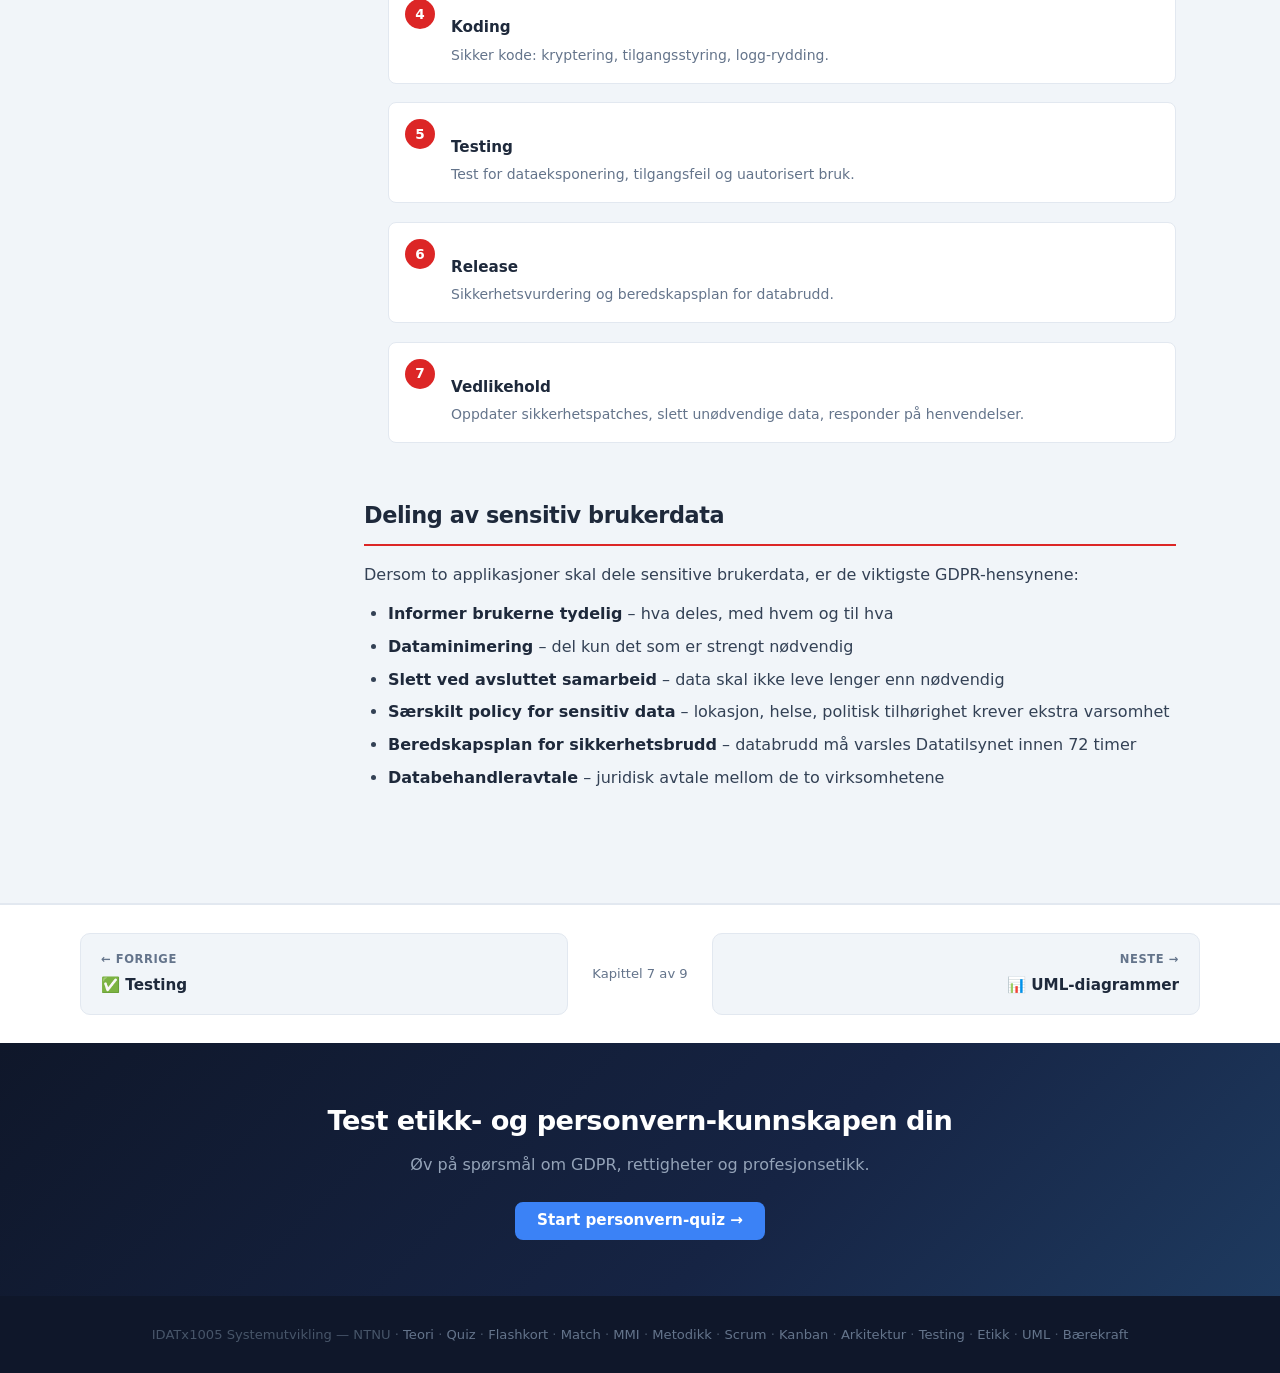
<file: etikk/index.html>
<!DOCTYPE html>
<html lang="no">
<head>
  <meta charset="UTF-8">
  <meta name="viewport" content="width=device-width, initial-scale=1.0">
  <link rel="icon" href="/favicon.svg" type="image/svg+xml">
  <link rel="stylesheet" href="/style.css">
  <title>Etikk & Personvern – Systemutvikling</title>
  <script>!function(){var t=localStorage.getItem("theme");if(t)document.documentElement.setAttribute("data-theme",t);else if(window.matchMedia("(prefers-color-scheme: dark)").matches)document.documentElement.setAttribute("data-theme","dark")}();</script>
</head>
<body style="--accent: var(--c-etikk)">

<header id="site-header"></header>

<div class="page-header">
  <div class="page-header-inner">
    <div class="breadcrumb">
      <a href="/">Hjem</a>
      <span class="breadcrumb-sep">/</span>
      <a href="/teori/">Teori</a>
      <span class="breadcrumb-sep">/</span>
      <span>Etikk</span>
    </div>
    <div class="topic-tag">⚖️ IDATx1005 Opp.4 · IDATx1002 Opp.2 · 2023</div>
    <h1>Etikk & Personvern</h1>
    <p class="lead">Profesjonsetikk, GDPR og personvern er sentrale temaer i systemutvikling. Programvareutviklere har ansvar for samfunnskonsekvensene av teknologien de bygger.</p>
  </div>
</div>

<div class="two-col">

  <aside class="toc">
    <p class="toc-title">Innhold</p>
    <ul class="toc-list">
      <li><a href="#profesjonsetikk">Profesjonsetikk</a></li>
      <li><a href="#nito">NITOs retningslinjer</a></li>
      <li><a href="#ieee">IEEE-CS/ACM Code of Ethics</a></li>
      <li><a href="#gdpr">GDPR</a></li>
      <li><a href="#behandlingsprinsipper">GDPR-behandlingsprinsipper</a></li>
      <li><a href="#rettigheter">GDPR-rettigheter</a></li>
      <li><a href="#unntak">Unntak fra GDPR</a></li>
      <li><a href="#livssyklus">Datatilsynets livssyklus</a></li>
      <li><a href="#deling">Deling av sensitiv data</a></li>
    </ul>
  </aside>

  <article class="article">

    <section id="profesjonsetikk">
      <h2>Profesjonsetikk</h2>
      <p>Ingeniøretikk handler om de <strong>moralske forventningene</strong> til ingeniøryrket. For programvareutviklere gjelder dette i aller høyeste grad – programvaren vi bygger påvirker samfunnet.</p>

      <h3>Regulering av etikk</h3>
      <ul>
        <li><strong>Lovregulerte standarder</strong> – f.eks. GDPR, diskriminerings- og tilgjengelighetsloven</li>
        <li><strong>Yrkesetiske retningslinjer</strong> – f.eks. NITO, IEEE Code of Ethics</li>
        <li><strong>Uskrevne regler</strong> – bransjenormer og faglig skjønn</li>
      </ul>

      <div class="callout">
        <strong>Eksamensfokus</strong>
        IDATx1005 (2023) Oppgave 4 handlet om profesjonsetikk: visjonsdokument og risikoanalyse. IDATx1002 (2023) Oppgave 2 spurte eksplisitt om GDPR-rettigheter og unntak. IDATT1002 (2020) Oppgave 2 spurte om etiske problemstillinger, NITO-retningslinjer og GDPR. Kjenn GDPR-rettighetene og profesjonsetikk godt.
      </div>
      <div class="callout callout-warning">
        <strong>Samfunnsansvar</strong>
        Programvareutviklere har ansvar for samfunnskonsekvensene av teknologien de utvikler – ikke bare overfor arbeidsgiver og kunder, men overfor samfunnet som helhet.
      </div>

      <h3>Etiske problemstillinger i praksis</h3>
      <ul>
        <li>Algoritmisk diskriminering (f.eks. AI som favoriserer visse grupper)</li>
        <li>Innsamling og bruk av persondata uten tilstrekkelig samtykke</li>
        <li>Sikkerhetshull som bevisst ikke lappes</li>
        <li>Utvikling av teknologi for overvåking eller sensur</li>
        <li>Hvem har ansvar når autonome systemer gjør feil?</li>
      </ul>
    </section>

    <section id="nito">
      <h2>NITOs etiske retningslinjer</h2>
      <p>NITOs etiske retningslinjer (vedtatt av kongressen 2018) skal ligge til grunn for all yrkesutøvelse. De er bygget rundt tre pilarer:</p>
      <div class="term-grid">
        <dl class="term-card">
          <dt>Respekt og likeverd</dt>
          <dd>NITOs medlemmer skal vise respekt for kolleger og samarbeidspartnere uavhengig av kjønn, livssituasjon, kultur, livssyn og etnisk opprinnelse. Agere mot trakassering og maktmisbruk.</dd>
        </dl>
        <dl class="term-card">
          <dt>Faglig integritet</dt>
          <dd>Vedkjenne seg faglig ansvar og utføre arbeid i henhold til anerkjente kvalitetsnormer. Ajourføre kompetanse, gi anbefalinger med fokus på mottakerens reelle behov, og ta åpne valg når arbeidet byr på etiske utfordringer.</dd>
        </dl>
        <dl class="term-card">
          <dt>Samfunnsansvar</dt>
          <dd>Vise respekt for samspillet mellom teknologi og menneskelige verdier. Bidra til bærekraftig utvikling, synliggjøre konsekvenser av ny teknologi for individ, natur, miljø og klima, og oppfordre til refleksjon når produkter kan åpne for vesentlige samfunnsendringer.</dd>
        </dl>
      </div>
    </section>

    <section id="ieee">
      <h2>IEEE-CS/ACM Software Engineering Code of Ethics</h2>
      <p>IEEE-CS og ACM vedtok i 2000 et felles etisk regelverk for programvareingeniører. Koden inneholder <strong>8 prinsipper</strong> for profesjonell og etisk atferd:</p>
      <div class="term-grid">
        <dl class="term-card">
          <dt>1. Public</dt>
          <dd>Programvareingeniører skal handle konsistent med samfunnets interesser.</dd>
        </dl>
        <dl class="term-card">
          <dt>2. Client and Employer</dt>
          <dd>Handle i beste interesse for kunden og arbeidsgiver, konsistent med samfunnets interesser.</dd>
        </dl>
        <dl class="term-card">
          <dt>3. Product</dt>
          <dd>Sikre at produkter og relaterte modifikasjoner møter de høyeste profesjonelle standarder.</dd>
        </dl>
        <dl class="term-card">
          <dt>4. Judgment</dt>
          <dd>Opprettholde integritet og uavhengighet i profesjonelle vurderinger.</dd>
        </dl>
        <dl class="term-card">
          <dt>5. Management</dt>
          <dd>Sjefer og ledere skal fremme en etisk tilnærming til utvikling og vedlikehold.</dd>
        </dl>
        <dl class="term-card">
          <dt>6. Profession</dt>
          <dd>Fremme integriteten og omdømmet til profesjonen, konsistent med samfunnets interesser.</dd>
        </dl>
        <dl class="term-card">
          <dt>7. Colleagues</dt>
          <dd>Være rettferdig og støttende overfor kolleger.</dd>
        </dl>
        <dl class="term-card">
          <dt>8. Self</dt>
          <dd>Delta i livslang læring om yrket og fremme en etisk tilnærming til utøvelsen.</dd>
        </dl>
      </div>
    </section>

    <section id="gdpr">
      <h2>GDPR – General Data Protection Regulation</h2>
      <p>GDPR er EUs personvernforordning fra 2018, implementert i norsk rett gjennom personopplysningsloven. Den regulerer hvordan persondata kan samles inn, behandles og lagres.</p>

      <h3>Personopplysningsloven</h3>
      <p>Loven legger føringer for:</p>
      <ul>
        <li>Hva som er lovlig å samle inn</li>
        <li>Hvordan persondata skal lagres (sikkerhet)</li>
        <li>Hvem som har tilgang</li>
        <li>Hvor lenge data kan beholdes</li>
        <li>Hvilke rettigheter den registrerte har</li>
      </ul>
    </section>

    <section id="behandlingsprinsipper">
      <h2>GDPR – 6 prinsipper for behandling av persondata</h2>
      <p>Når du behandler personopplysninger, skal det skje etter disse prinsippene:</p>
      <div class="term-grid">
        <dl class="term-card">
          <dt>Lovlighet</dt>
          <dd>Du må ha lov til å behandle opplysningene – enten gjennom samtykke, lov/forskrift, bindende avtale, eller at behandlingen er viktig og ikke altfor inngripende.</dd>
        </dl>
        <dl class="term-card">
          <dt>Formålsbegrensning</dt>
          <dd>Du må ha en spesifikk, tydelig og rimelig grunn til å samle inn opplysningene. Du kan ikke bruke dem til noe annet enn det de ble samlet inn for.</dd>
        </dl>
        <dl class="term-card">
          <dt>Dataminimering</dt>
          <dd>Samle ikke inn flere opplysninger enn det du strengt tatt har behov for. Alle opplysninger må være relevante for formålet.</dd>
        </dl>
        <dl class="term-card">
          <dt>Riktighet</dt>
          <dd>Opplysningene må være korrekte og oppdaterte. Ukorrekte eller utdaterte opplysninger må rettes eller slettes.</dd>
        </dl>
        <dl class="term-card">
          <dt>Lagringsbegrensning</dt>
          <dd>Opplysningene skal ikke lagres lenger enn nødvendig. Når du ikke lenger har bruk for dem, skal de slettes eller anonymiseres.</dd>
        </dl>
        <dl class="term-card">
          <dt>Informasjonssikkerhet</dt>
          <dd>Opplysningene skal være tilstrekkelig sikret mot uautorisert tilgang, endring, sletting eller ødeleggelse. Du må dokumentere at du overholder GDPR.</dd>
        </dl>
      </div>
    </section>

    <section id="rettigheter">
      <h2>GDPR – 7 rettigheter for enkeltpersoner</h2>
      <div class="term-grid">
        <dl class="term-card">
          <dt>1. Rett til å bli informert</dt>
          <dd>Du har rett til å vite at data samles inn, hva det brukes til, og hvem som har tilgang.</dd>
        </dl>
        <dl class="term-card">
          <dt>2. Rett til innsyn</dt>
          <dd>Du kan be om å se hvilke opplysninger et selskap har om deg.</dd>
        </dl>
        <dl class="term-card">
          <dt>3. Rett til retting</dt>
          <dd>Du kan kreve at feilaktige opplysninger rettes opp.</dd>
        </dl>
        <dl class="term-card">
          <dt>4. Rett til å bli glemt</dt>
          <dd>Du kan kreve at opplysninger slettes (med visse unntak).</dd>
        </dl>
        <dl class="term-card">
          <dt>5. Rett til begrensning</dt>
          <dd>Du kan begrense behandlingen av dine opplysninger i visse situasjoner.</dd>
        </dl>
        <dl class="term-card">
          <dt>6. Rett til å protestere</dt>
          <dd>Du kan protestere mot behandling, f.eks. mot direktemarketing.</dd>
        </dl>
        <dl class="term-card">
          <dt>7. Rett til dataportabilitet</dt>
          <dd>Du kan be om å få dine data i et maskinlesbart format og flytte dem til et annet selskap.</dd>
        </dl>
      </div>
    </section>

    <section id="unntak">
      <h2>Unntak fra GDPR-rettigheter</h2>
      <p>GDPR-rettighetene er ikke absolutte. Det finnes unntak, men databehandleren må dokumentere at unntaket gjelder.</p>

      <h3>Eksempler på unntak</h3>
      <ul>
        <li><strong>Juridiske forpliktelser</strong> – f.eks. regnskapsplikt krever lagring av fakturadata i 5 år</li>
        <li><strong>Nasjonal sikkerhet</strong> – politiet kan ha tilgang til data for etterforskningsformål</li>
        <li><strong>Beskyttelse av andres rettigheter</strong> – f.eks. retten til å bli glemt kan avveies mot ytringsfriheten</li>
        <li><strong>Forskning og statistikk</strong> – anonymiserte data til forskning kan beholdes lenger</li>
        <li><strong>Vitale interesser</strong> – nødtjenester kan behandle data uten samtykke</li>
      </ul>

      <div class="callout callout-important">
        <strong>Viktig</strong>
        Unntakene er snevre og må begrunnes. Det er ikke slik at virksomheter kan «velge» å ta unntak – det må eksistere en lovhjemmel.
      </div>
    </section>

    <section id="livssyklus">
      <h2>Datatilsynets livssyklus for personvern</h2>
      <p>Datatilsynet anbefaler å integrere personvern i <strong>alle faser</strong> av systemutviklingen – ikke bare i release-fasen:</p>

      <ol class="steps">
        <li class="step">
          <div class="step-num">1</div>
          <div class="step-content">
            <h4>Opplæring</h4>
            <p>Teamet må forstå GDPR og personvern-prinsipper.</p>
          </div>
        </li>
        <li class="step">
          <div class="step-num">2</div>
          <div class="step-content">
            <h4>Krav</h4>
            <p>Personvern-krav tas inn i kravspesifikasjonen. Dataminimering – samle kun det som er nødvendig.</p>
          </div>
        </li>
        <li class="step">
          <div class="step-num">3</div>
          <div class="step-content">
            <h4>Design</h4>
            <p>Privacy by design: arkitekturvalg som minimerer personvern-risiko.</p>
          </div>
        </li>
        <li class="step">
          <div class="step-num">4</div>
          <div class="step-content">
            <h4>Koding</h4>
            <p>Sikker kode: kryptering, tilgangsstyring, logg-rydding.</p>
          </div>
        </li>
        <li class="step">
          <div class="step-num">5</div>
          <div class="step-content">
            <h4>Testing</h4>
            <p>Test for dataeksponering, tilgangsfeil og uautorisert bruk.</p>
          </div>
        </li>
        <li class="step">
          <div class="step-num">6</div>
          <div class="step-content">
            <h4>Release</h4>
            <p>Sikkerhetsvurdering og beredskapsplan for databrudd.</p>
          </div>
        </li>
        <li class="step">
          <div class="step-num">7</div>
          <div class="step-content">
            <h4>Vedlikehold</h4>
            <p>Oppdater sikkerhetspatches, slett unødvendige data, responder på henvendelser.</p>
          </div>
        </li>
      </ol>
    </section>

    <section id="deling">
      <h2>Deling av sensitiv brukerdata</h2>
      <p>Dersom to applikasjoner skal dele sensitive brukerdata, er de viktigste GDPR-hensynene:</p>
      <ul>
        <li><strong>Informer brukerne tydelig</strong> – hva deles, med hvem og til hva</li>
        <li><strong>Dataminimering</strong> – del kun det som er strengt nødvendig</li>
        <li><strong>Slett ved avsluttet samarbeid</strong> – data skal ikke leve lenger enn nødvendig</li>
        <li><strong>Særskilt policy for sensitiv data</strong> – lokasjon, helse, politisk tilhørighet krever ekstra varsomhet</li>
        <li><strong>Beredskapsplan for sikkerhetsbrudd</strong> – databrudd må varsles Datatilsynet innen 72 timer</li>
        <li><strong>Databehandleravtale</strong> – juridisk avtale mellom de to virksomhetene</li>
      </ul>
    </section>

  </article>
</div>

<section class="quiz-cta">
  <h2>Test etikk- og personvern-kunnskapen din</h2>
  <p>Øv på spørsmål om GDPR, rettigheter og profesjonsetikk.</p>
  <a href="/quiz/?topic=personvern" class="btn btn-primary">Start personvern-quiz →</a>
</section>

<div id="site-footer"></div>
<script src="/nav.js"></script>
</body>
</html>
</file>
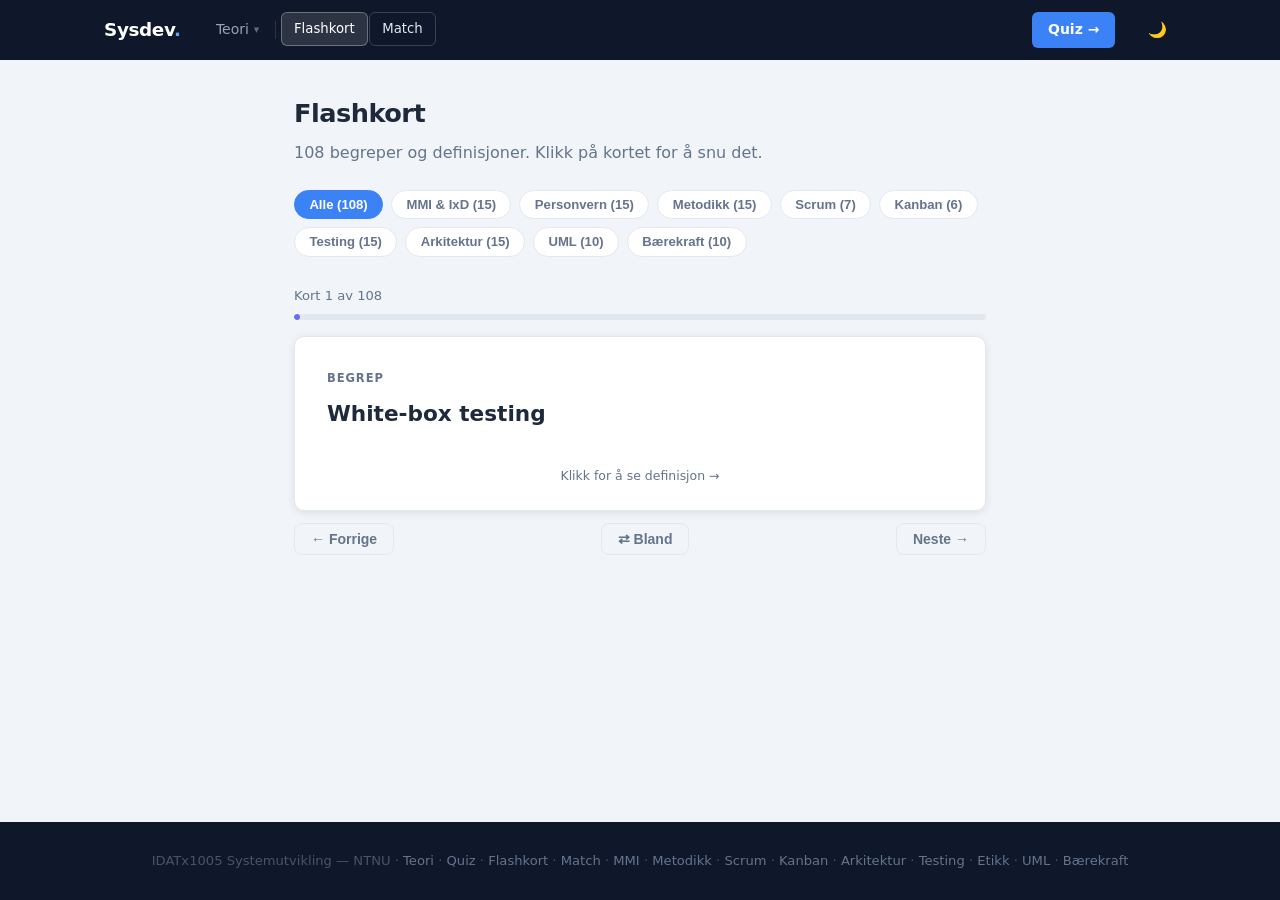
<file: flashkort/index.html>
<!DOCTYPE html>
<html lang="no">
<head>
  <meta charset="UTF-8">
  <meta name="viewport" content="width=device-width, initial-scale=1.0">
  <link rel="icon" href="/favicon.svg" type="image/svg+xml">
  <link rel="stylesheet" href="/style.css">
  <title>Flashkort – Systemutvikling</title>
  <script>!function(){var t=localStorage.getItem("theme");if(t)document.documentElement.setAttribute("data-theme",t);else if(window.matchMedia("(prefers-color-scheme: dark)").matches)document.documentElement.setAttribute("data-theme","dark")}();</script>
</head>
<body>

<header id="site-header"></header>

<main>
  <div class="quiz-page">

    <div class="quiz-header">
      <h1>Flashkort</h1>
      <p>108 begreper og definisjoner. Klikk på kortet for å snu det.</p>
    </div>

    <div class="quiz-topic-filters" id="topicFilters">
      <button class="filter-btn active" data-topic="all">Alle (108)</button>
      <button class="filter-btn" data-topic="mmi">MMI & IxD (15)</button>
      <button class="filter-btn" data-topic="personvern">Personvern (15)</button>
      <button class="filter-btn" data-topic="metodikk">Metodikk (15)</button>
      <button class="filter-btn" data-topic="scrum">Scrum (7)</button>
      <button class="filter-btn" data-topic="kanban">Kanban (6)</button>
      <button class="filter-btn" data-topic="testing">Testing (15)</button>
      <button class="filter-btn" data-topic="arkitektur">Arkitektur (15)</button>
      <button class="filter-btn" data-topic="uml">UML (10)</button>
      <button class="filter-btn" data-topic="baerekraft">Bærekraft (10)</button>
    </div>

    <!-- FLASHCARD AREA -->
    <div id="flashcardArea">
      <div class="fc-progress">
        <span class="fc-progress-label" id="fcProgressLabel">Kort 1 av 108</span>
        <span class="fc-known-label" id="fcKnownLabel"></span>
      </div>

      <div class="progress-bar" style="margin-bottom: 1rem;">
        <div class="progress-fill" id="fcProgressFill" style="width: 1.3%"></div>
      </div>

      <div class="fc-scene" id="fcScene" onclick="flipCard()">
        <div class="fc-card" id="fcCard">
          <div class="fc-front">
            <div class="fc-label">Begrep</div>
            <div class="fc-content" id="fcFront"></div>
            <div class="fc-hint">Klikk for å se definisjon →</div>
          </div>
          <div class="fc-back">
            <div class="fc-label">Definisjon</div>
            <div class="fc-content" id="fcBack"></div>
          </div>
        </div>
      </div>

      <div class="fc-status-btns" id="fcStatusBtns" style="display:none">
        <button class="btn btn-ghost fc-btn-review" onclick="event.stopPropagation(); markCard('review')">↩ Øv mer</button>
        <button class="btn btn-primary fc-btn-known" onclick="event.stopPropagation(); markCard('known')">✓ Kan dette</button>
      </div>

      <div class="fc-nav">
        <button class="btn btn-ghost btn-sm" id="fcPrevBtn" onclick="fcPrev()" disabled>← Forrige</button>
        <button class="btn btn-ghost btn-sm" onclick="shuffleFlashcards()">⇄ Bland</button>
        <button class="btn btn-ghost btn-sm" onclick="fcNext()">Neste →</button>
      </div>
    </div>

    <!-- DONE SCREEN -->
    <div id="fcDoneScreen" class="hidden">
      <div class="results-card">
        <span class="results-icon">🎓</span>
        <div class="results-score" id="fcKnownCount">0/0</div>
        <div class="results-pct">markert som "kan dette"</div>
        <button class="btn btn-primary" onclick="resetFlashcards()">Ta igjen</button>
        &nbsp;
        <button class="btn btn-ghost" onclick="reviewOnlyUnknown()">Kun de vanskelige</button>
      </div>
    </div>

  </div>
</main>

<div id="site-footer"></div>

<script src="/flashkort/flashkort.js"></script>
<script src="/nav.js"></script>
</body>
</html>
</file>
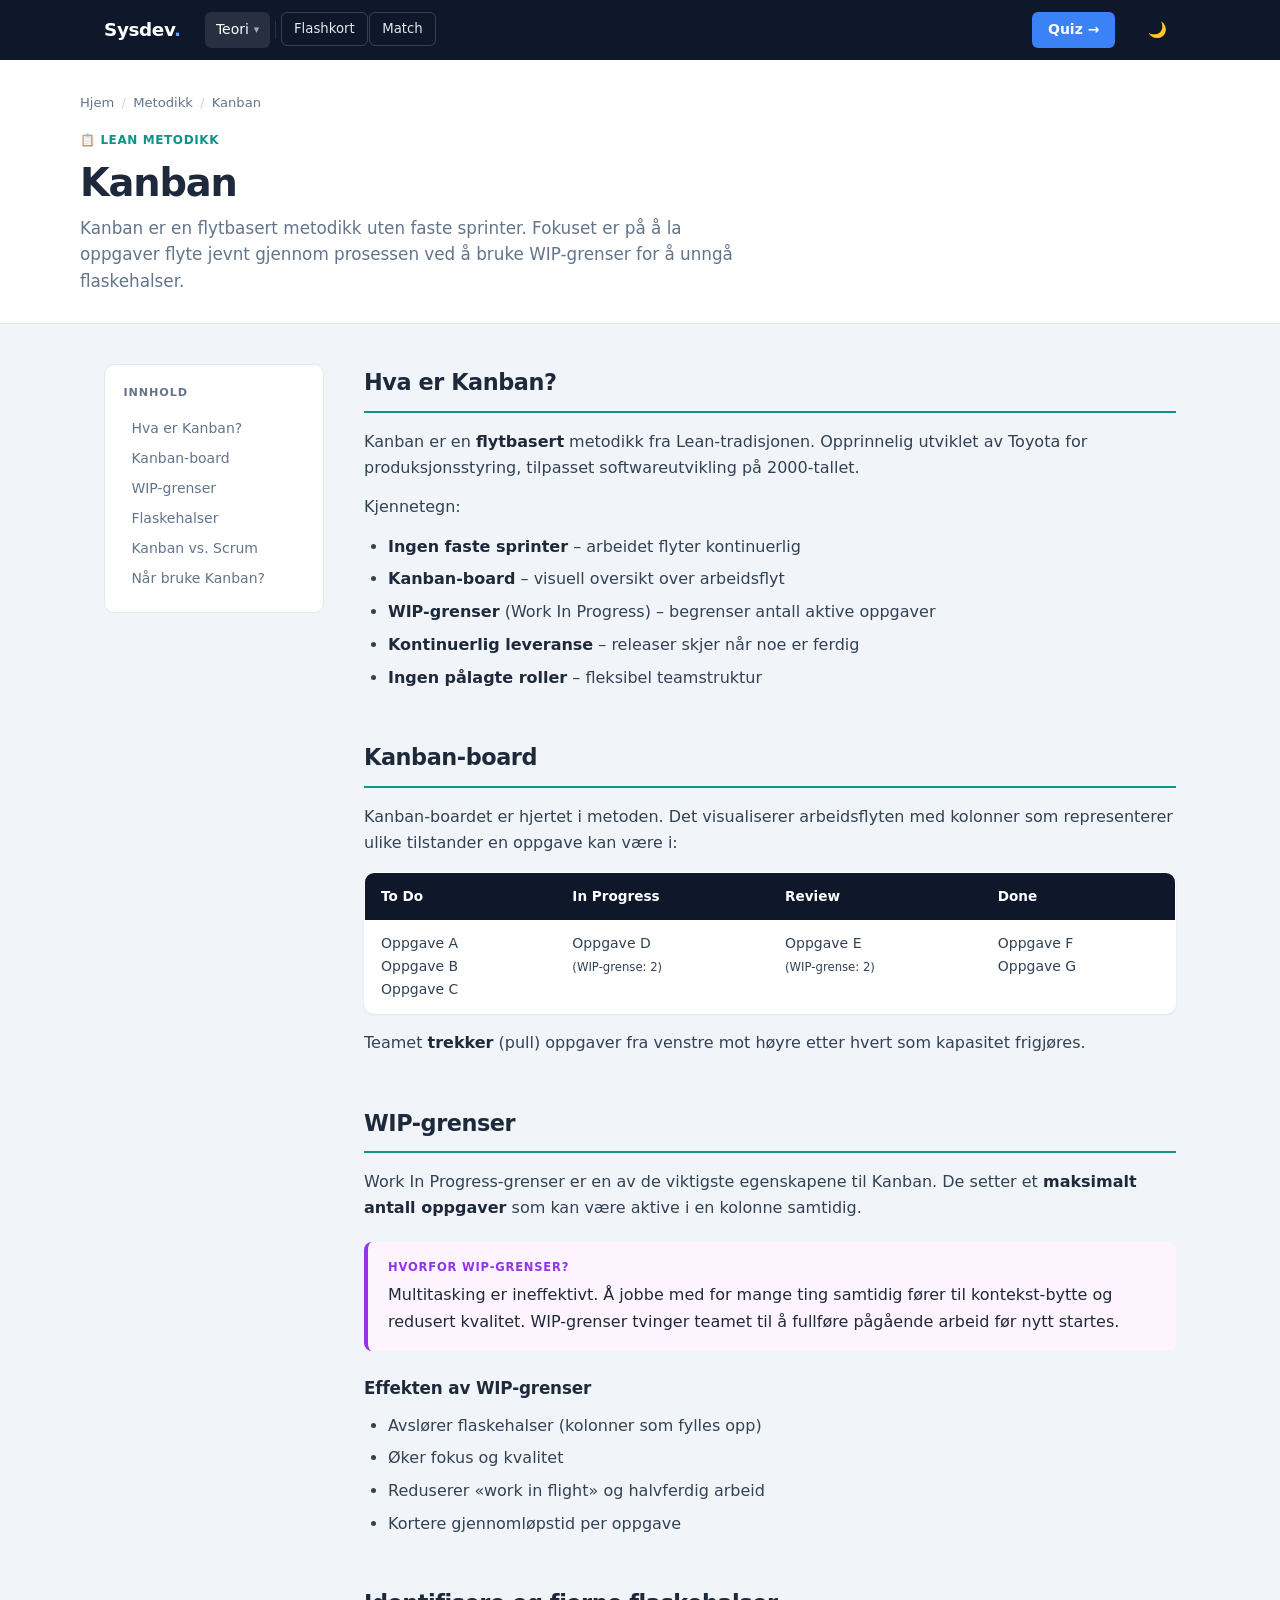
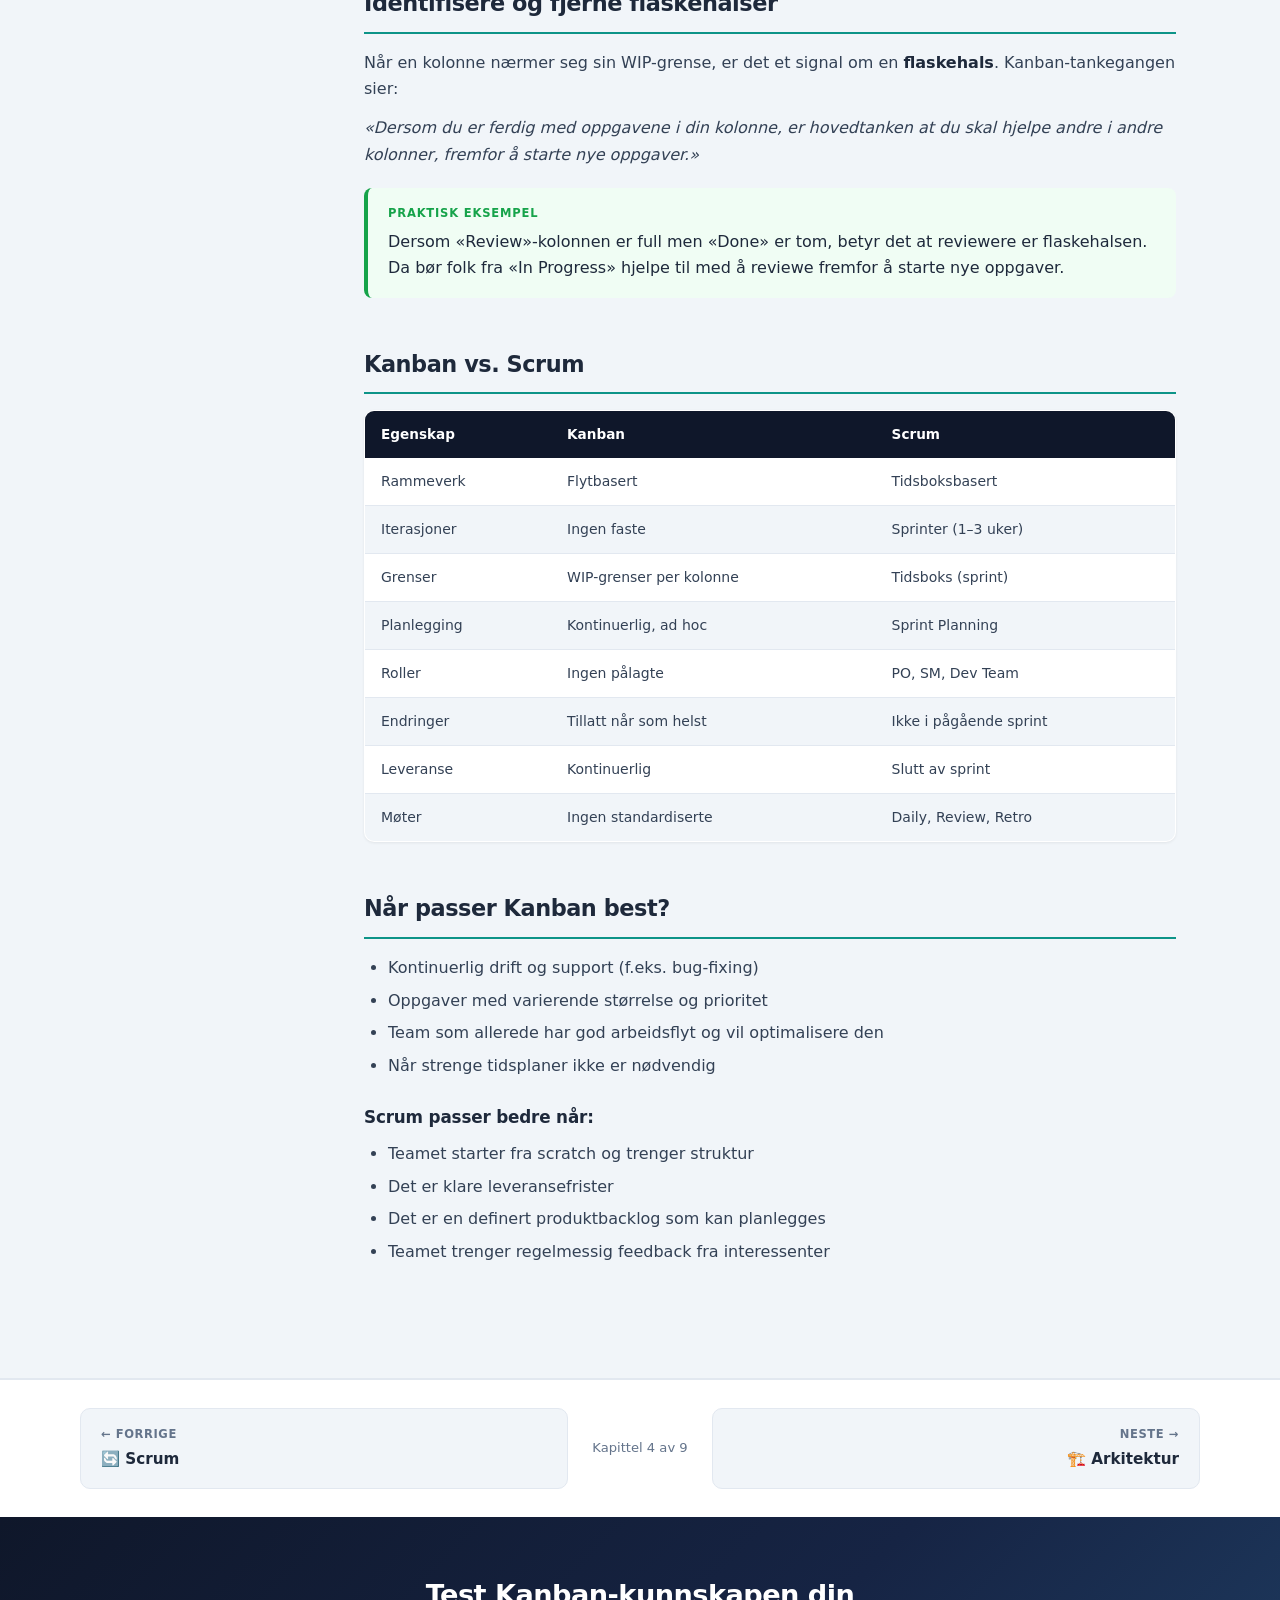
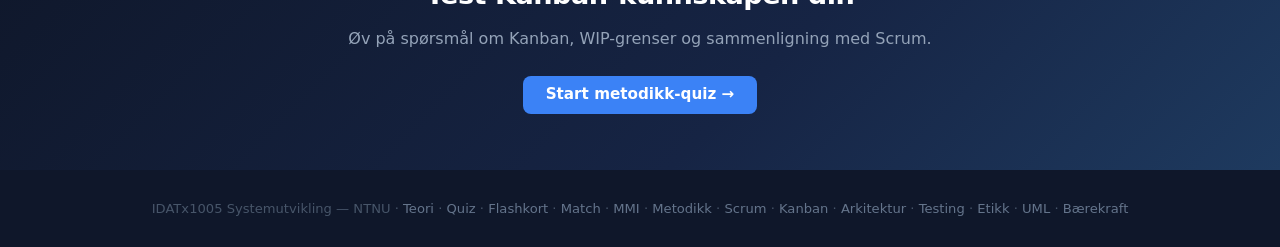
<file: kanban/index.html>
<!DOCTYPE html>
<html lang="no">
<head>
  <meta charset="UTF-8">
  <meta name="viewport" content="width=device-width, initial-scale=1.0">
  <link rel="icon" href="/favicon.svg" type="image/svg+xml">
  <link rel="stylesheet" href="/style.css">
  <title>Kanban – Systemutvikling</title>
  <script>!function(){var t=localStorage.getItem("theme");if(t)document.documentElement.setAttribute("data-theme",t);else if(window.matchMedia("(prefers-color-scheme: dark)").matches)document.documentElement.setAttribute("data-theme","dark")}();</script>
</head>
<body style="--accent: var(--c-kanban)">

<header id="site-header"></header>

<div class="page-header">
  <div class="page-header-inner">
    <div class="breadcrumb">
      <a href="/">Hjem</a>
      <span class="breadcrumb-sep">/</span>
      <a href="/metodikk/">Metodikk</a>
      <span class="breadcrumb-sep">/</span>
      <span>Kanban</span>
    </div>
    <div class="topic-tag">📋 Lean metodikk</div>
    <h1>Kanban</h1>
    <p class="lead">Kanban er en flytbasert metodikk uten faste sprinter. Fokuset er på å la oppgaver flyte jevnt gjennom prosessen ved å bruke WIP-grenser for å unngå flaskehalser.</p>
  </div>
</div>

<div class="two-col">

  <aside class="toc">
    <p class="toc-title">Innhold</p>
    <ul class="toc-list">
      <li><a href="#hva-er-kanban">Hva er Kanban?</a></li>
      <li><a href="#kanban-board">Kanban-board</a></li>
      <li><a href="#wip">WIP-grenser</a></li>
      <li><a href="#flaskehalser">Flaskehalser</a></li>
      <li><a href="#vs-scrum">Kanban vs. Scrum</a></li>
      <li><a href="#nar-bruke">Når bruke Kanban?</a></li>
    </ul>
  </aside>

  <article class="article">

    <section id="hva-er-kanban">
      <h2>Hva er Kanban?</h2>
      <p>Kanban er en <strong>flytbasert</strong> metodikk fra Lean-tradisjonen. Opprinnelig utviklet av Toyota for produksjonsstyring, tilpasset softwareutvikling på 2000-tallet.</p>
      <p>Kjennetegn:</p>
      <ul>
        <li><strong>Ingen faste sprinter</strong> – arbeidet flyter kontinuerlig</li>
        <li><strong>Kanban-board</strong> – visuell oversikt over arbeidsflyt</li>
        <li><strong>WIP-grenser</strong> (Work In Progress) – begrenser antall aktive oppgaver</li>
        <li><strong>Kontinuerlig leveranse</strong> – releaser skjer når noe er ferdig</li>
        <li><strong>Ingen pålagte roller</strong> – fleksibel teamstruktur</li>
      </ul>
    </section>

    <section id="kanban-board">
      <h2>Kanban-board</h2>
      <p>Kanban-boardet er hjertet i metoden. Det visualiserer arbeidsflyten med kolonner som representerer ulike tilstander en oppgave kan være i:</p>

      <table class="compare-table">
        <thead>
          <tr><th>To Do</th><th>In Progress</th><th>Review</th><th>Done</th></tr>
        </thead>
        <tbody>
          <tr>
            <td>Oppgave A<br>Oppgave B<br>Oppgave C</td>
            <td>Oppgave D<br><small>(WIP-grense: 2)</small></td>
            <td>Oppgave E<br><small>(WIP-grense: 2)</small></td>
            <td>Oppgave F<br>Oppgave G</td>
          </tr>
        </tbody>
      </table>

      <p>Teamet <strong>trekker</strong> (pull) oppgaver fra venstre mot høyre etter hvert som kapasitet frigjøres.</p>
    </section>

    <section id="wip">
      <h2>WIP-grenser</h2>
      <p>Work In Progress-grenser er en av de viktigste egenskapene til Kanban. De setter et <strong>maksimalt antall oppgaver</strong> som kan være aktive i en kolonne samtidig.</p>

      <div class="callout callout-important">
        <strong>Hvorfor WIP-grenser?</strong>
        Multitasking er ineffektivt. Å jobbe med for mange ting samtidig fører til kontekst-bytte og redusert kvalitet. WIP-grenser tvinger teamet til å fullføre pågående arbeid før nytt startes.
      </div>

      <h3>Effekten av WIP-grenser</h3>
      <ul>
        <li>Avslører flaskehalser (kolonner som fylles opp)</li>
        <li>Øker fokus og kvalitet</li>
        <li>Reduserer «work in flight» og halvferdig arbeid</li>
        <li>Kortere gjennomløpstid per oppgave</li>
      </ul>
    </section>

    <section id="flaskehalser">
      <h2>Identifisere og fjerne flaskehalser</h2>
      <p>Når en kolonne nærmer seg sin WIP-grense, er det et signal om en <strong>flaskehals</strong>. Kanban-tankegangen sier:</p>
      <p><em>«Dersom du er ferdig med oppgavene i din kolonne, er hovedtanken at du skal hjelpe andre i andre kolonner, fremfor å starte nye oppgaver.»</em></p>

      <div class="callout callout-tip">
        <strong>Praktisk eksempel</strong>
        Dersom «Review»-kolonnen er full men «Done» er tom, betyr det at reviewere er flaskehalsen. Da bør folk fra «In Progress» hjelpe til med å reviewe fremfor å starte nye oppgaver.
      </div>
    </section>

    <section id="vs-scrum">
      <h2>Kanban vs. Scrum</h2>
      <table class="compare-table">
        <thead>
          <tr><th>Egenskap</th><th>Kanban</th><th>Scrum</th></tr>
        </thead>
        <tbody>
          <tr><td>Rammeverk</td><td>Flytbasert</td><td>Tidsboksbasert</td></tr>
          <tr><td>Iterasjoner</td><td>Ingen faste</td><td>Sprinter (1–3 uker)</td></tr>
          <tr><td>Grenser</td><td>WIP-grenser per kolonne</td><td>Tidsboks (sprint)</td></tr>
          <tr><td>Planlegging</td><td>Kontinuerlig, ad hoc</td><td>Sprint Planning</td></tr>
          <tr><td>Roller</td><td>Ingen pålagte</td><td>PO, SM, Dev Team</td></tr>
          <tr><td>Endringer</td><td>Tillatt når som helst</td><td>Ikke i pågående sprint</td></tr>
          <tr><td>Leveranse</td><td>Kontinuerlig</td><td>Slutt av sprint</td></tr>
          <tr><td>Møter</td><td>Ingen standardiserte</td><td>Daily, Review, Retro</td></tr>
        </tbody>
      </table>
    </section>

    <section id="nar-bruke">
      <h2>Når passer Kanban best?</h2>
      <ul>
        <li>Kontinuerlig drift og support (f.eks. bug-fixing)</li>
        <li>Oppgaver med varierende størrelse og prioritet</li>
        <li>Team som allerede har god arbeidsflyt og vil optimalisere den</li>
        <li>Når strenge tidsplaner ikke er nødvendig</li>
      </ul>

      <h3>Scrum passer bedre når:</h3>
      <ul>
        <li>Teamet starter fra scratch og trenger struktur</li>
        <li>Det er klare leveransefrister</li>
        <li>Det er en definert produktbacklog som kan planlegges</li>
        <li>Teamet trenger regelmessig feedback fra interessenter</li>
      </ul>
    </section>

  </article>
</div>

<section class="quiz-cta">
  <h2>Test Kanban-kunnskapen din</h2>
  <p>Øv på spørsmål om Kanban, WIP-grenser og sammenligning med Scrum.</p>
  <a href="/quiz/?topic=metodikk" class="btn btn-primary">Start metodikk-quiz →</a>
</section>

<div id="site-footer"></div>
<script src="/nav.js"></script>
</body>
</html>
</file>
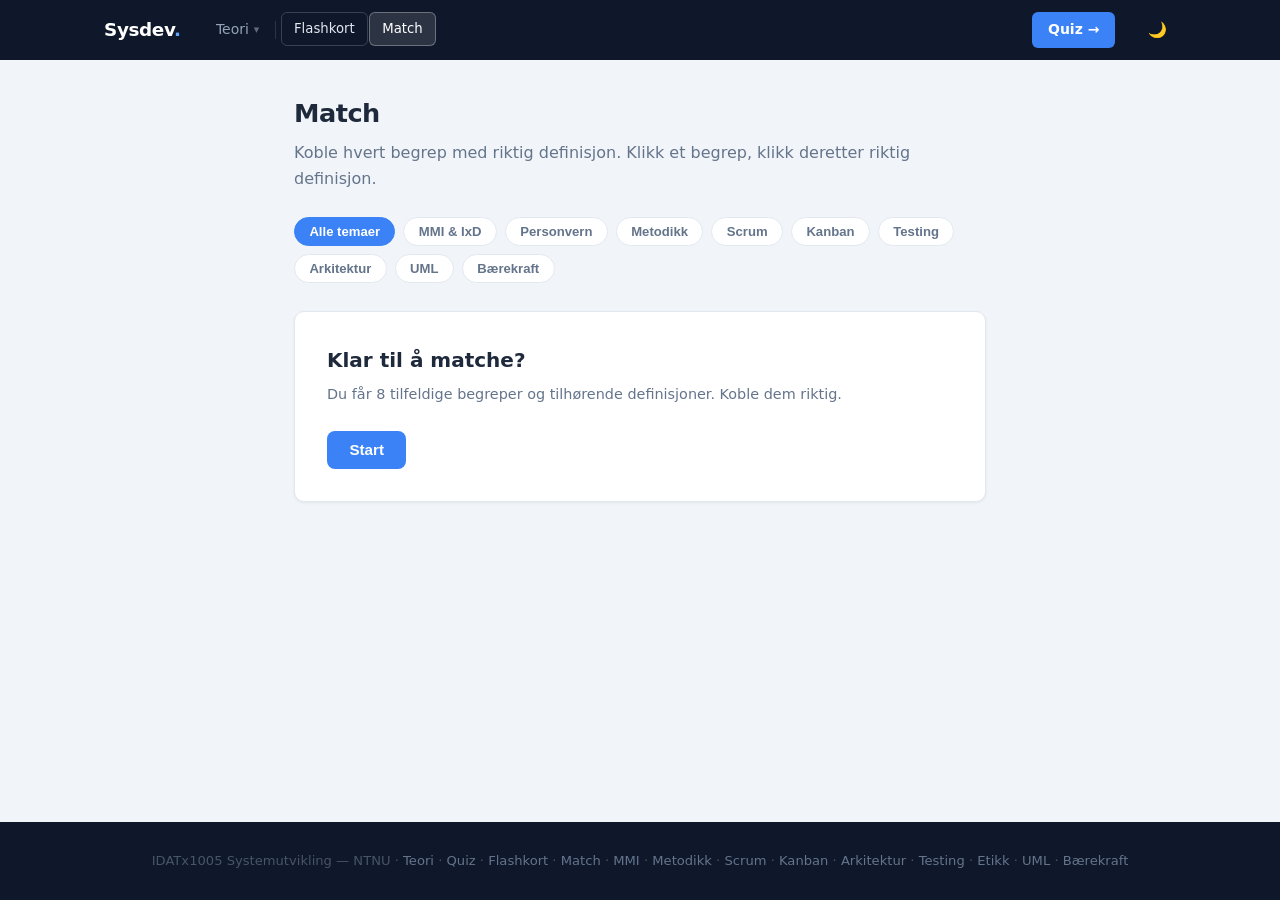
<file: match/index.html>
<!DOCTYPE html>
<html lang="no">
<head>
  <meta charset="UTF-8">
  <meta name="viewport" content="width=device-width, initial-scale=1.0">
  <link rel="icon" href="/favicon.svg" type="image/svg+xml">
  <link rel="stylesheet" href="/style.css">
  <title>Match – Systemutvikling</title>
  <script>!function(){var t=localStorage.getItem("theme");if(t)document.documentElement.setAttribute("data-theme",t);else if(window.matchMedia("(prefers-color-scheme: dark)").matches)document.documentElement.setAttribute("data-theme","dark")}();</script>
</head>
<body>

<header id="site-header"></header>

<main>
  <div class="quiz-page">

    <div class="quiz-header">
      <h1>Match</h1>
      <p>Koble hvert begrep med riktig definisjon. Klikk et begrep, klikk deretter riktig definisjon.</p>
    </div>

    <!-- START SCREEN -->
    <div id="matchStartScreen">
      <div class="quiz-topic-filters" id="matchTopicFilters">
        <button class="filter-btn active" data-topic="all">Alle temaer</button>
        <button class="filter-btn" data-topic="mmi">MMI & IxD</button>
        <button class="filter-btn" data-topic="personvern">Personvern</button>
        <button class="filter-btn" data-topic="metodikk">Metodikk</button>
        <button class="filter-btn" data-topic="scrum">Scrum</button>
        <button class="filter-btn" data-topic="kanban">Kanban</button>
        <button class="filter-btn" data-topic="testing">Testing</button>
        <button class="filter-btn" data-topic="arkitektur">Arkitektur</button>
        <button class="filter-btn" data-topic="uml">UML</button>
        <button class="filter-btn" data-topic="baerekraft">Bærekraft</button>
      </div>

      <div class="match-start-card">
        <h2>Klar til å matche?</h2>
        <p>Du får 8 tilfeldige begreper og tilhørende definisjoner. Koble dem riktig.</p>
        <button class="btn btn-primary" onclick="startMatch()">Start</button>
      </div>
    </div>

    <!-- GAME AREA -->
    <div id="matchGameArea" class="hidden">
      <div class="match-status" id="matchStatus">0 av 8 koblet</div>

      <div class="match-grid">
        <div>
          <div class="match-col-header">Begrep</div>
          <div class="match-col" id="matchTerms"></div>
        </div>
        <div>
          <div class="match-col-header">Definisjon</div>
          <div class="match-col" id="matchDefs"></div>
        </div>
      </div>
    </div>

    <!-- RESULTS SCREEN -->
    <div id="matchResultsScreen" class="hidden">
      <div class="results-card">
        <span class="results-icon" id="matchResultIcon">🎉</span>
        <div class="results-score" id="matchResultScore">8/8</div>
        <div class="results-pct" id="matchResultErrors">0 feil</div>
        <button class="btn btn-primary" onclick="startMatch()">Ny runde</button>
        &nbsp;
        <button class="btn btn-ghost" onclick="showMatchStart()">Bytt tema</button>
      </div>
    </div>

  </div>
</main>

<div id="site-footer"></div>

<script src="/match/match.js"></script>
<script src="/nav.js"></script>
</body>
</html>
</file>
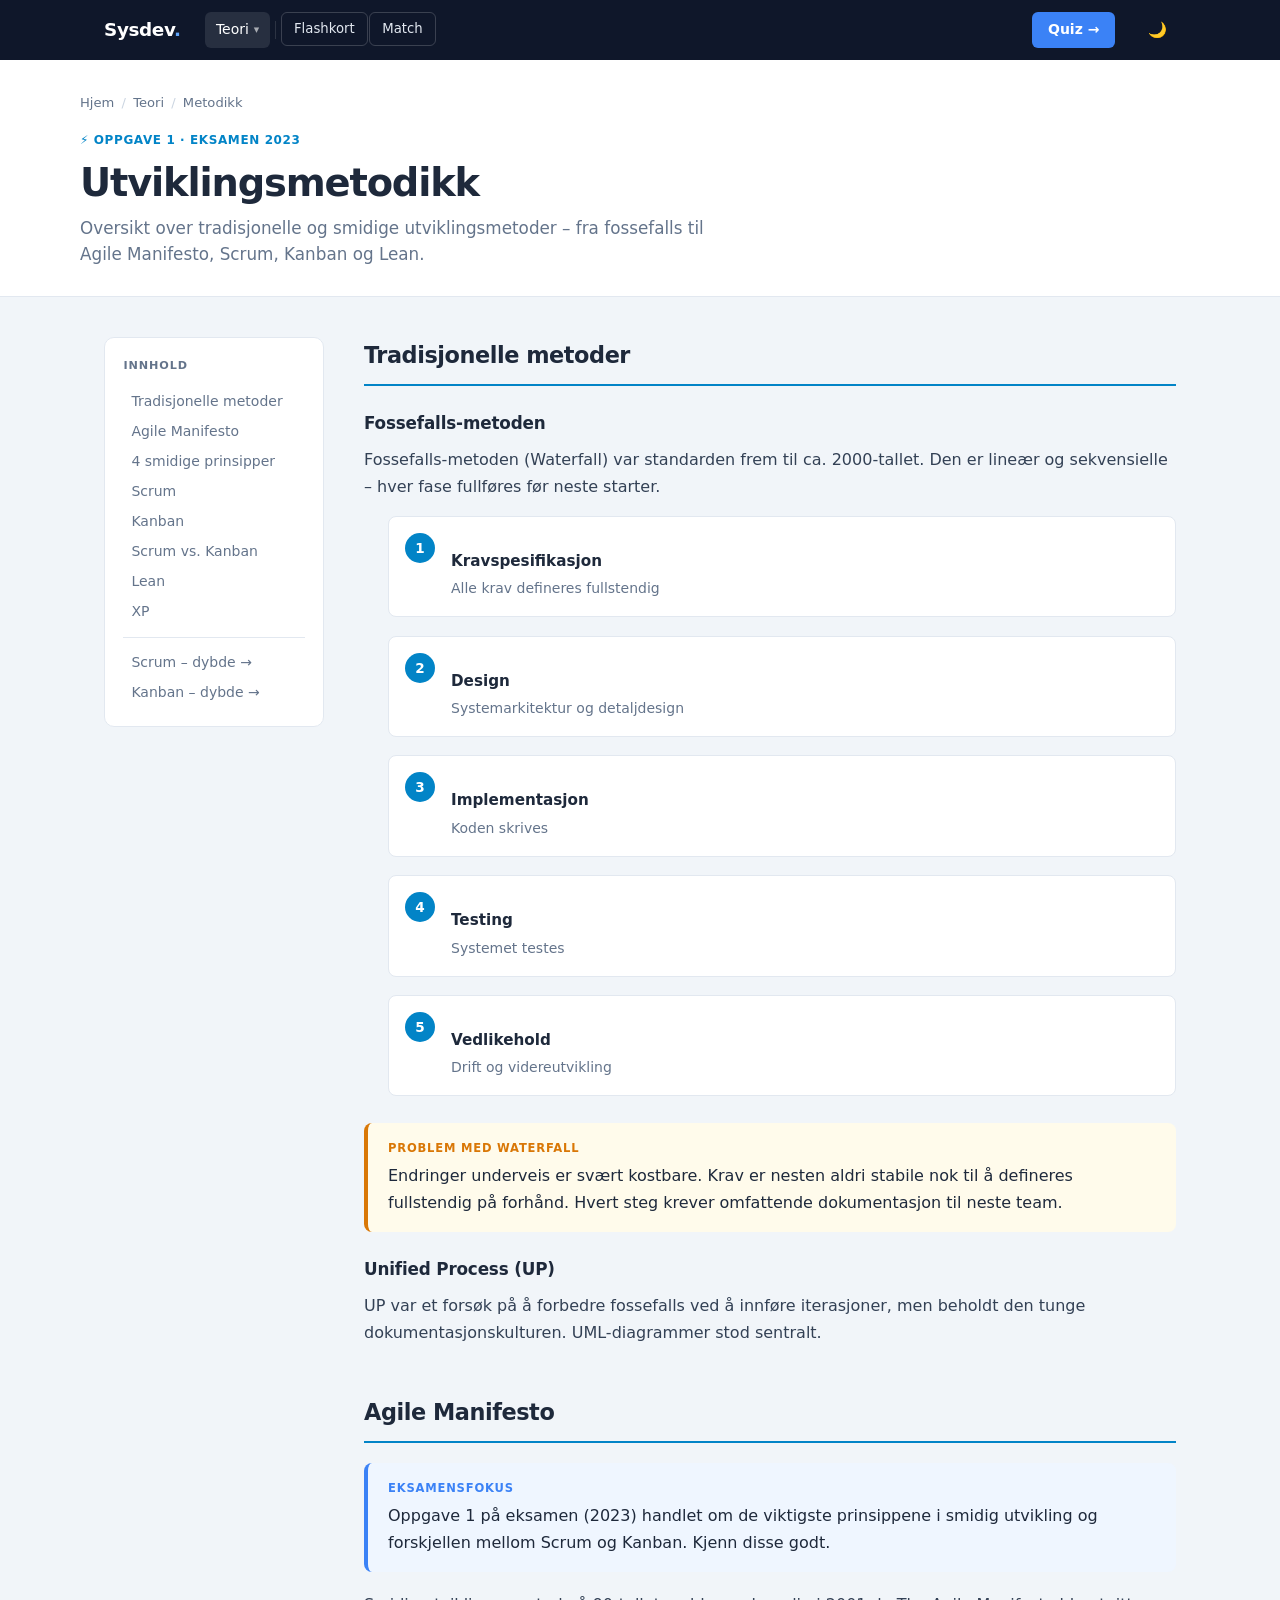
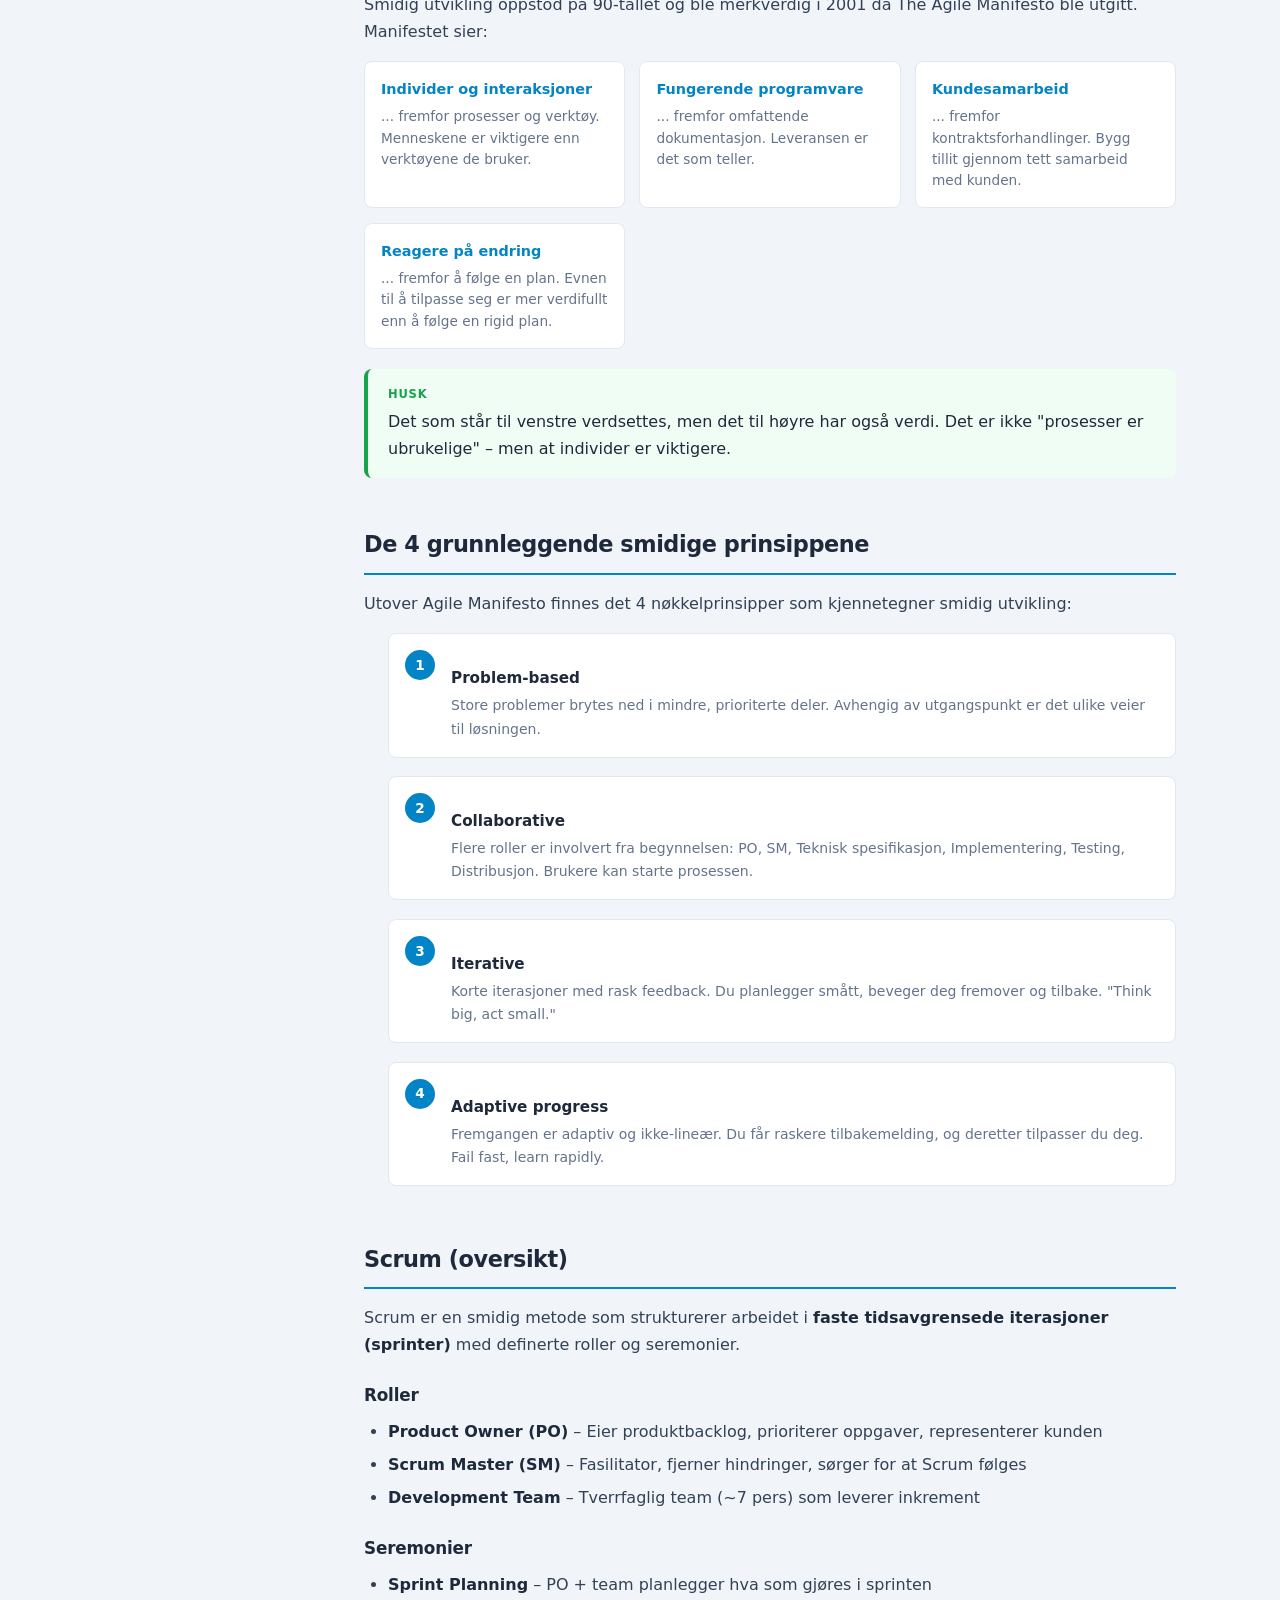
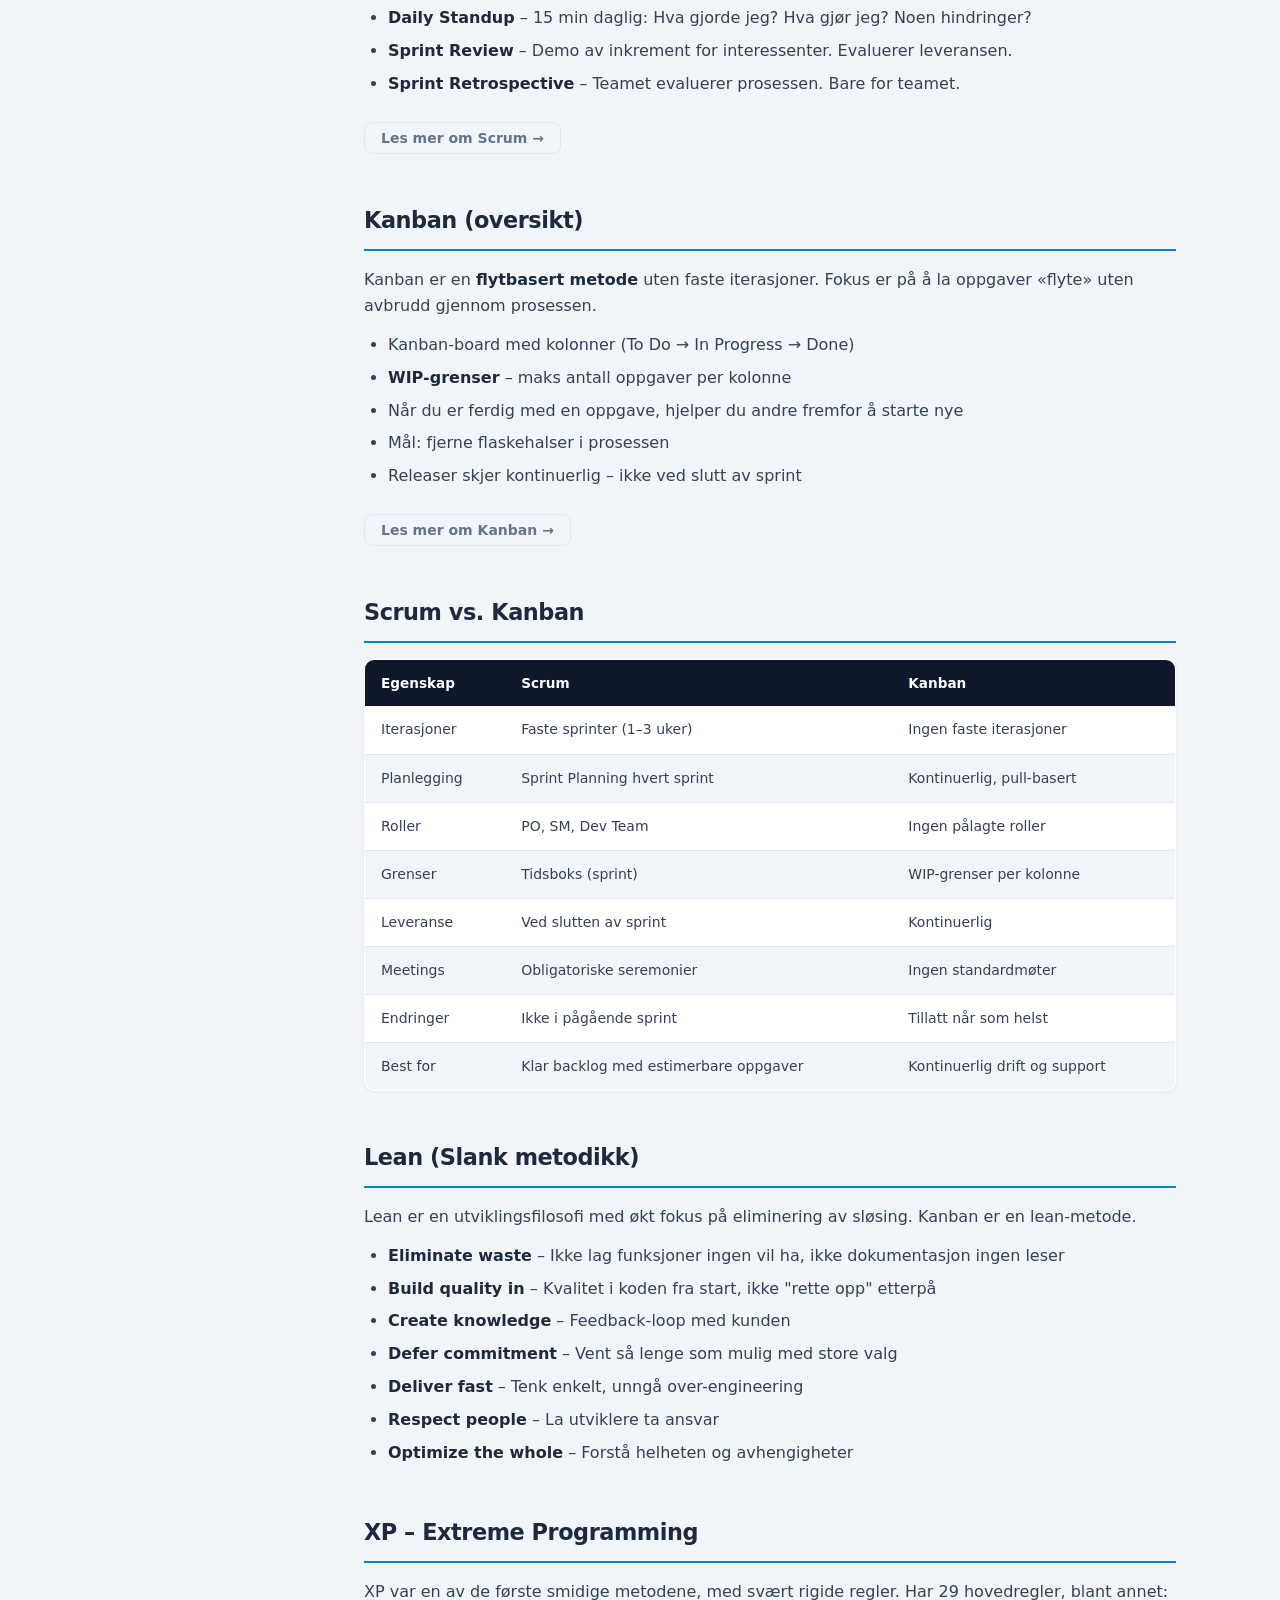
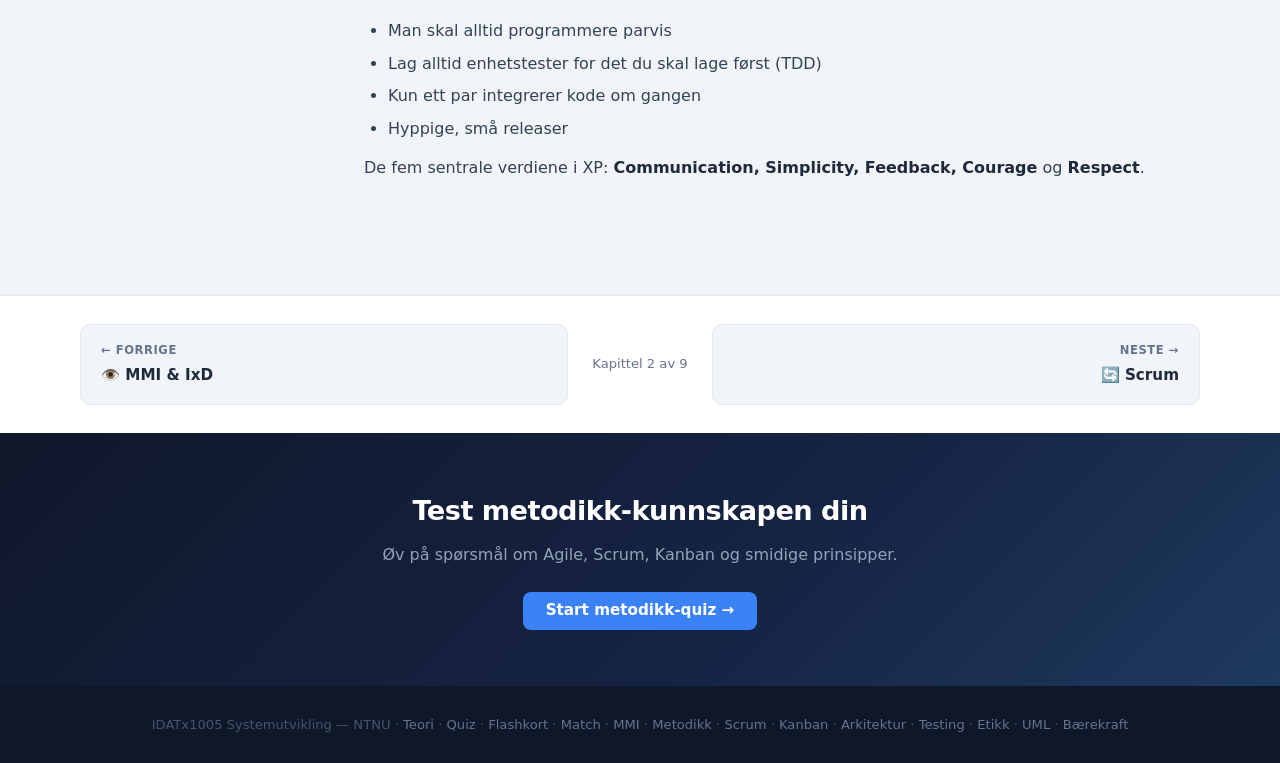
<file: metodikk/index.html>
<!DOCTYPE html>
<html lang="no">
<head>
  <meta charset="UTF-8">
  <meta name="viewport" content="width=device-width, initial-scale=1.0">
  <link rel="icon" href="/favicon.svg" type="image/svg+xml">
  <link rel="stylesheet" href="/style.css">
  <title>Utviklingsmetodikk – Systemutvikling</title>
  <script>!function(){var t=localStorage.getItem("theme");if(t)document.documentElement.setAttribute("data-theme",t);else if(window.matchMedia("(prefers-color-scheme: dark)").matches)document.documentElement.setAttribute("data-theme","dark")}();</script>
</head>
<body style="--accent: var(--c-metodikk)">

<header id="site-header"></header>

<div class="page-header">
  <div class="page-header-inner">
    <div class="breadcrumb">
      <a href="/">Hjem</a>
      <span class="breadcrumb-sep">/</span>
      <a href="/teori/">Teori</a>
      <span class="breadcrumb-sep">/</span>
      <span>Metodikk</span>
    </div>
    <div class="topic-tag">⚡ Oppgave 1 · Eksamen 2023</div>
    <h1>Utviklingsmetodikk</h1>
    <p class="lead">Oversikt over tradisjonelle og smidige utviklingsmetoder – fra fossefalls til Agile Manifesto, Scrum, Kanban og Lean.</p>
  </div>
</div>

<div class="two-col">

  <aside class="toc">
    <p class="toc-title">Innhold</p>
    <ul class="toc-list">
      <li><a href="#tradisjonell">Tradisjonelle metoder</a></li>
      <li><a href="#agile">Agile Manifesto</a></li>
      <li><a href="#smidig-prinsipper">4 smidige prinsipper</a></li>
      <li><a href="#scrum">Scrum</a></li>
      <li><a href="#kanban">Kanban</a></li>
      <li><a href="#scrum-vs-kanban">Scrum vs. Kanban</a></li>
      <li><a href="#lean">Lean</a></li>
      <li><a href="#xp">XP</a></li>
      <div class="toc-divider"></div>
      <li><a href="/scrum/">Scrum – dybde →</a></li>
      <li><a href="/kanban/">Kanban – dybde →</a></li>
    </ul>
  </aside>

  <article class="article">

    <section id="tradisjonell">
      <h2>Tradisjonelle metoder</h2>

      <h3>Fossefalls-metoden</h3>
      <p>Fossefalls-metoden (Waterfall) var standarden frem til ca. 2000-tallet. Den er lineær og sekvensielle – hver fase fullføres før neste starter.</p>
      <ol class="steps">
        <li class="step"><div class="step-num">1</div><div class="step-content"><h4>Kravspesifikasjon</h4><p>Alle krav defineres fullstendig</p></div></li>
        <li class="step"><div class="step-num">2</div><div class="step-content"><h4>Design</h4><p>Systemarkitektur og detaljdesign</p></div></li>
        <li class="step"><div class="step-num">3</div><div class="step-content"><h4>Implementasjon</h4><p>Koden skrives</p></div></li>
        <li class="step"><div class="step-num">4</div><div class="step-content"><h4>Testing</h4><p>Systemet testes</p></div></li>
        <li class="step"><div class="step-num">5</div><div class="step-content"><h4>Vedlikehold</h4><p>Drift og videreutvikling</p></div></li>
      </ol>

      <div class="callout callout-warning">
        <strong>Problem med Waterfall</strong>
        Endringer underveis er svært kostbare. Krav er nesten aldri stabile nok til å defineres fullstendig på forhånd. Hvert steg krever omfattende dokumentasjon til neste team.
      </div>

      <h3>Unified Process (UP)</h3>
      <p>UP var et forsøk på å forbedre fossefalls ved å innføre iterasjoner, men beholdt den tunge dokumentasjonskulturen. UML-diagrammer stod sentralt.</p>
    </section>

    <section id="agile">
      <h2>Agile Manifesto</h2>
      <div class="callout">
        <strong>Eksamensfokus</strong>
        Oppgave 1 på eksamen (2023) handlet om de viktigste prinsippene i smidig utvikling og forskjellen mellom Scrum og Kanban. Kjenn disse godt.
      </div>
      <p>Smidig utvikling oppstod på 90-tallet og ble merkverdig i 2001 da The Agile Manifesto ble utgitt. Manifestet sier:</p>

      <div class="term-grid">
        <dl class="term-card">
          <dt>Individer og interaksjoner</dt>
          <dd>... fremfor prosesser og verktøy. Menneskene er viktigere enn verktøyene de bruker.</dd>
        </dl>
        <dl class="term-card">
          <dt>Fungerende programvare</dt>
          <dd>... fremfor omfattende dokumentasjon. Leveransen er det som teller.</dd>
        </dl>
        <dl class="term-card">
          <dt>Kundesamarbeid</dt>
          <dd>... fremfor kontraktsforhandlinger. Bygg tillit gjennom tett samarbeid med kunden.</dd>
        </dl>
        <dl class="term-card">
          <dt>Reagere på endring</dt>
          <dd>... fremfor å følge en plan. Evnen til å tilpasse seg er mer verdifullt enn å følge en rigid plan.</dd>
        </dl>
      </div>

      <div class="callout callout-tip">
        <strong>Husk</strong>
        Det som står til venstre verdsettes, men det til høyre har også verdi. Det er ikke "prosesser er ubrukelige" – men at individer er viktigere.
      </div>
    </section>

    <section id="smidig-prinsipper">
      <h2>De 4 grunnleggende smidige prinsippene</h2>
      <p>Utover Agile Manifesto finnes det 4 nøkkelprinsipper som kjennetegner smidig utvikling:</p>

      <ol class="steps">
        <li class="step">
          <div class="step-num">1</div>
          <div class="step-content">
            <h4>Problem-based</h4>
            <p>Store problemer brytes ned i mindre, prioriterte deler. Avhengig av utgangspunkt er det ulike veier til løsningen.</p>
          </div>
        </li>
        <li class="step">
          <div class="step-num">2</div>
          <div class="step-content">
            <h4>Collaborative</h4>
            <p>Flere roller er involvert fra begynnelsen: PO, SM, Teknisk spesifikasjon, Implementering, Testing, Distribusjon. Brukere kan starte prosessen.</p>
          </div>
        </li>
        <li class="step">
          <div class="step-num">3</div>
          <div class="step-content">
            <h4>Iterative</h4>
            <p>Korte iterasjoner med rask feedback. Du planlegger smått, beveger deg fremover og tilbake. "Think big, act small."</p>
          </div>
        </li>
        <li class="step">
          <div class="step-num">4</div>
          <div class="step-content">
            <h4>Adaptive progress</h4>
            <p>Fremgangen er adaptiv og ikke-lineær. Du får raskere tilbakemelding, og deretter tilpasser du deg. Fail fast, learn rapidly.</p>
          </div>
        </li>
      </ol>
    </section>

    <section id="scrum">
      <h2>Scrum (oversikt)</h2>
      <p>Scrum er en smidig metode som strukturerer arbeidet i <strong>faste tidsavgrensede iterasjoner (sprinter)</strong> med definerte roller og seremonier.</p>

      <h3>Roller</h3>
      <ul>
        <li><strong>Product Owner (PO)</strong> – Eier produktbacklog, prioriterer oppgaver, representerer kunden</li>
        <li><strong>Scrum Master (SM)</strong> – Fasilitator, fjerner hindringer, sørger for at Scrum følges</li>
        <li><strong>Development Team</strong> – Tverrfaglig team (~7 pers) som leverer inkrement</li>
      </ul>

      <h3>Seremonier</h3>
      <ul>
        <li><strong>Sprint Planning</strong> – PO + team planlegger hva som gjøres i sprinten</li>
        <li><strong>Daily Standup</strong> – 15 min daglig: Hva gjorde jeg? Hva gjør jeg? Noen hindringer?</li>
        <li><strong>Sprint Review</strong> – Demo av inkrement for interessenter. Evaluerer leveransen.</li>
        <li><strong>Sprint Retrospective</strong> – Teamet evaluerer prosessen. Bare for teamet.</li>
      </ul>

      <a href="/scrum/" class="btn btn-ghost btn-sm" style="margin-top:.75rem">Les mer om Scrum →</a>
    </section>

    <section id="kanban">
      <h2>Kanban (oversikt)</h2>
      <p>Kanban er en <strong>flytbasert metode</strong> uten faste iterasjoner. Fokus er på å la oppgaver «flyte» uten avbrudd gjennom prosessen.</p>
      <ul>
        <li>Kanban-board med kolonner (To Do → In Progress → Done)</li>
        <li><strong>WIP-grenser</strong> – maks antall oppgaver per kolonne</li>
        <li>Når du er ferdig med en oppgave, hjelper du andre fremfor å starte nye</li>
        <li>Mål: fjerne flaskehalser i prosessen</li>
        <li>Releaser skjer kontinuerlig – ikke ved slutt av sprint</li>
      </ul>

      <a href="/kanban/" class="btn btn-ghost btn-sm" style="margin-top:.75rem">Les mer om Kanban →</a>
    </section>

    <section id="scrum-vs-kanban">
      <h2>Scrum vs. Kanban</h2>
      <table class="compare-table">
        <thead>
          <tr><th>Egenskap</th><th>Scrum</th><th>Kanban</th></tr>
        </thead>
        <tbody>
          <tr><td>Iterasjoner</td><td>Faste sprinter (1–3 uker)</td><td>Ingen faste iterasjoner</td></tr>
          <tr><td>Planlegging</td><td>Sprint Planning hvert sprint</td><td>Kontinuerlig, pull-basert</td></tr>
          <tr><td>Roller</td><td>PO, SM, Dev Team</td><td>Ingen pålagte roller</td></tr>
          <tr><td>Grenser</td><td>Tidsboks (sprint)</td><td>WIP-grenser per kolonne</td></tr>
          <tr><td>Leveranse</td><td>Ved slutten av sprint</td><td>Kontinuerlig</td></tr>
          <tr><td>Meetings</td><td>Obligatoriske seremonier</td><td>Ingen standardmøter</td></tr>
          <tr><td>Endringer</td><td>Ikke i pågående sprint</td><td>Tillatt når som helst</td></tr>
          <tr><td>Best for</td><td>Klar backlog med estimerbare oppgaver</td><td>Kontinuerlig drift og support</td></tr>
        </tbody>
      </table>
    </section>

    <section id="lean">
      <h2>Lean (Slank metodikk)</h2>
      <p>Lean er en utviklingsfilosofi med økt fokus på eliminering av sløsing. Kanban er en lean-metode.</p>
      <ul>
        <li><strong>Eliminate waste</strong> – Ikke lag funksjoner ingen vil ha, ikke dokumentasjon ingen leser</li>
        <li><strong>Build quality in</strong> – Kvalitet i koden fra start, ikke "rette opp" etterpå</li>
        <li><strong>Create knowledge</strong> – Feedback-loop med kunden</li>
        <li><strong>Defer commitment</strong> – Vent så lenge som mulig med store valg</li>
        <li><strong>Deliver fast</strong> – Tenk enkelt, unngå over-engineering</li>
        <li><strong>Respect people</strong> – La utviklere ta ansvar</li>
        <li><strong>Optimize the whole</strong> – Forstå helheten og avhengigheter</li>
      </ul>
    </section>

    <section id="xp">
      <h2>XP – Extreme Programming</h2>
      <p>XP var en av de første smidige metodene, med svært rigide regler. Har 29 hovedregler, blant annet:</p>
      <ul>
        <li>Man skal alltid programmere parvis</li>
        <li>Lag alltid enhetstester for det du skal lage først (TDD)</li>
        <li>Kun ett par integrerer kode om gangen</li>
        <li>Hyppige, små releaser</li>
      </ul>
      <p>De fem sentrale verdiene i XP: <strong>Communication, Simplicity, Feedback, Courage</strong> og <strong>Respect</strong>.</p>
    </section>

  </article>
</div>

<section class="quiz-cta">
  <h2>Test metodikk-kunnskapen din</h2>
  <p>Øv på spørsmål om Agile, Scrum, Kanban og smidige prinsipper.</p>
  <a href="/quiz/?topic=metodikk" class="btn btn-primary">Start metodikk-quiz →</a>
</section>

<div id="site-footer"></div>
<script src="/nav.js"></script>
</body>
</html>
</file>
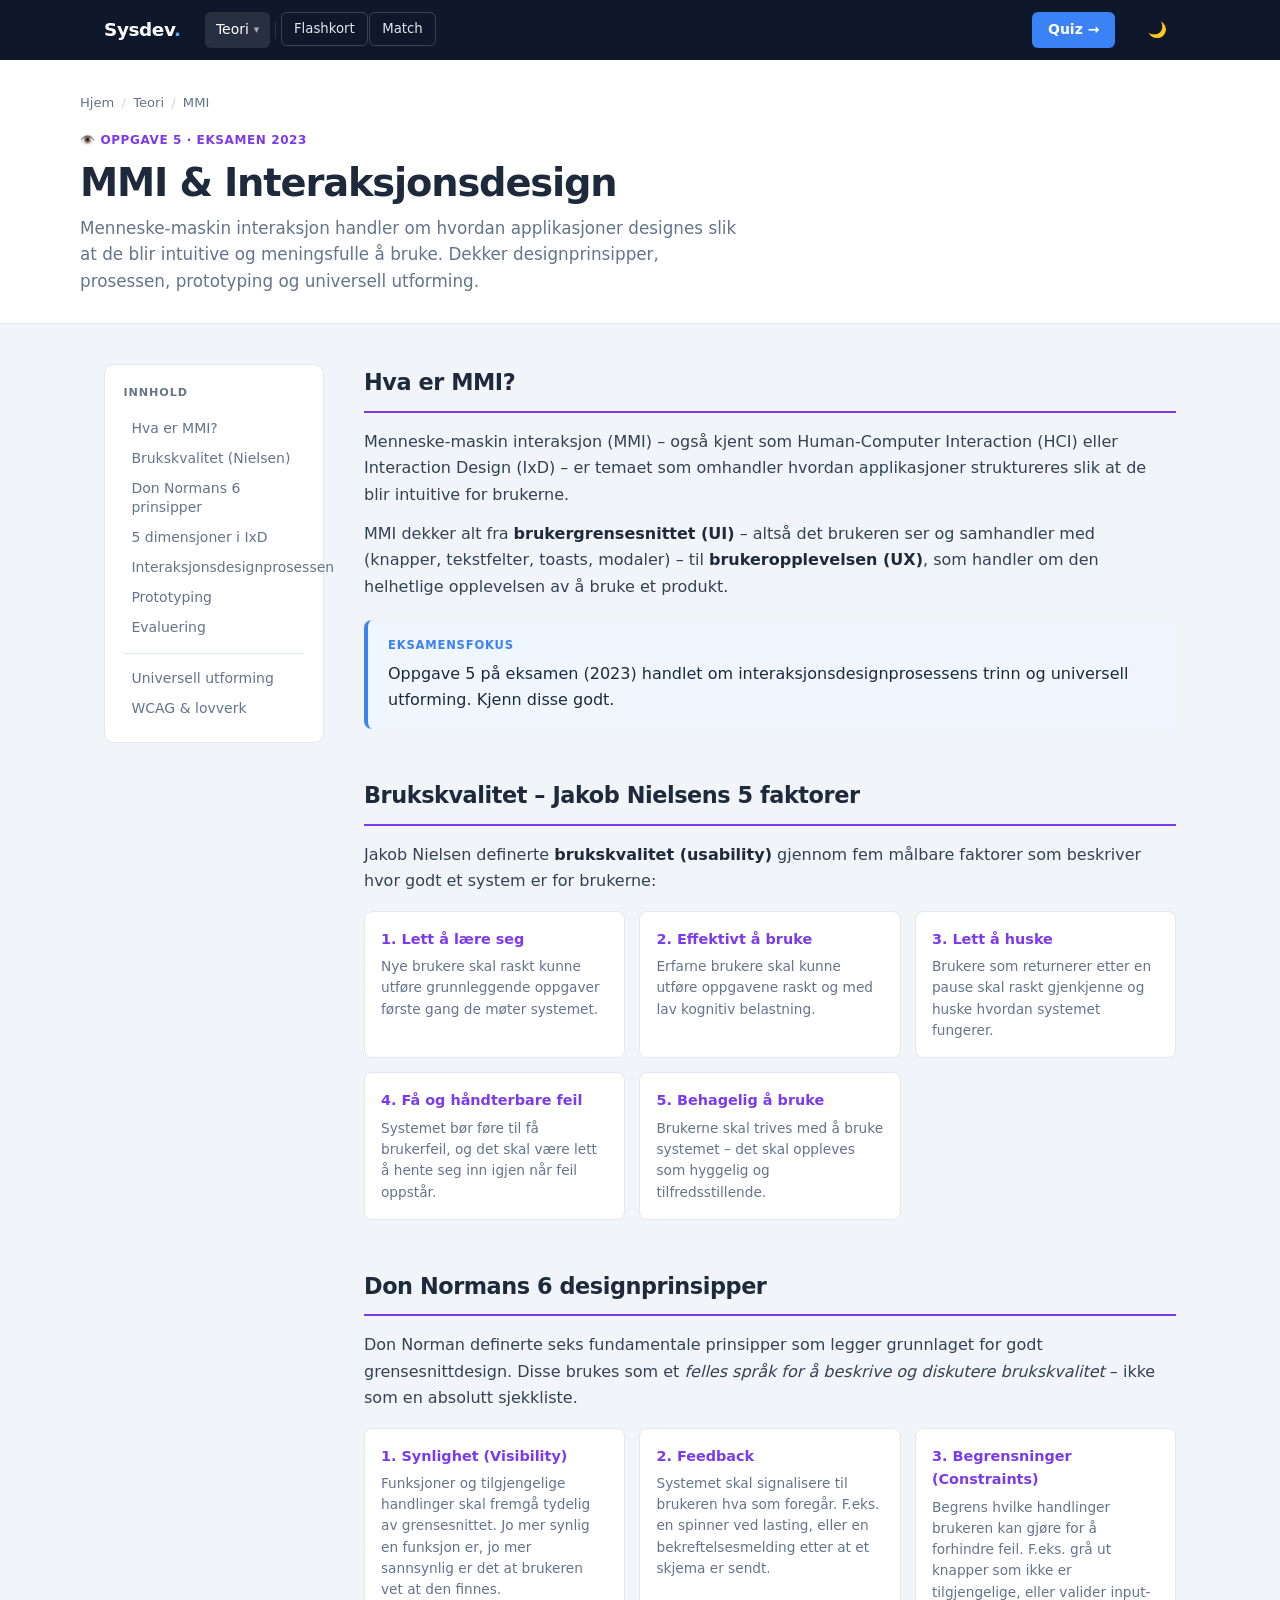
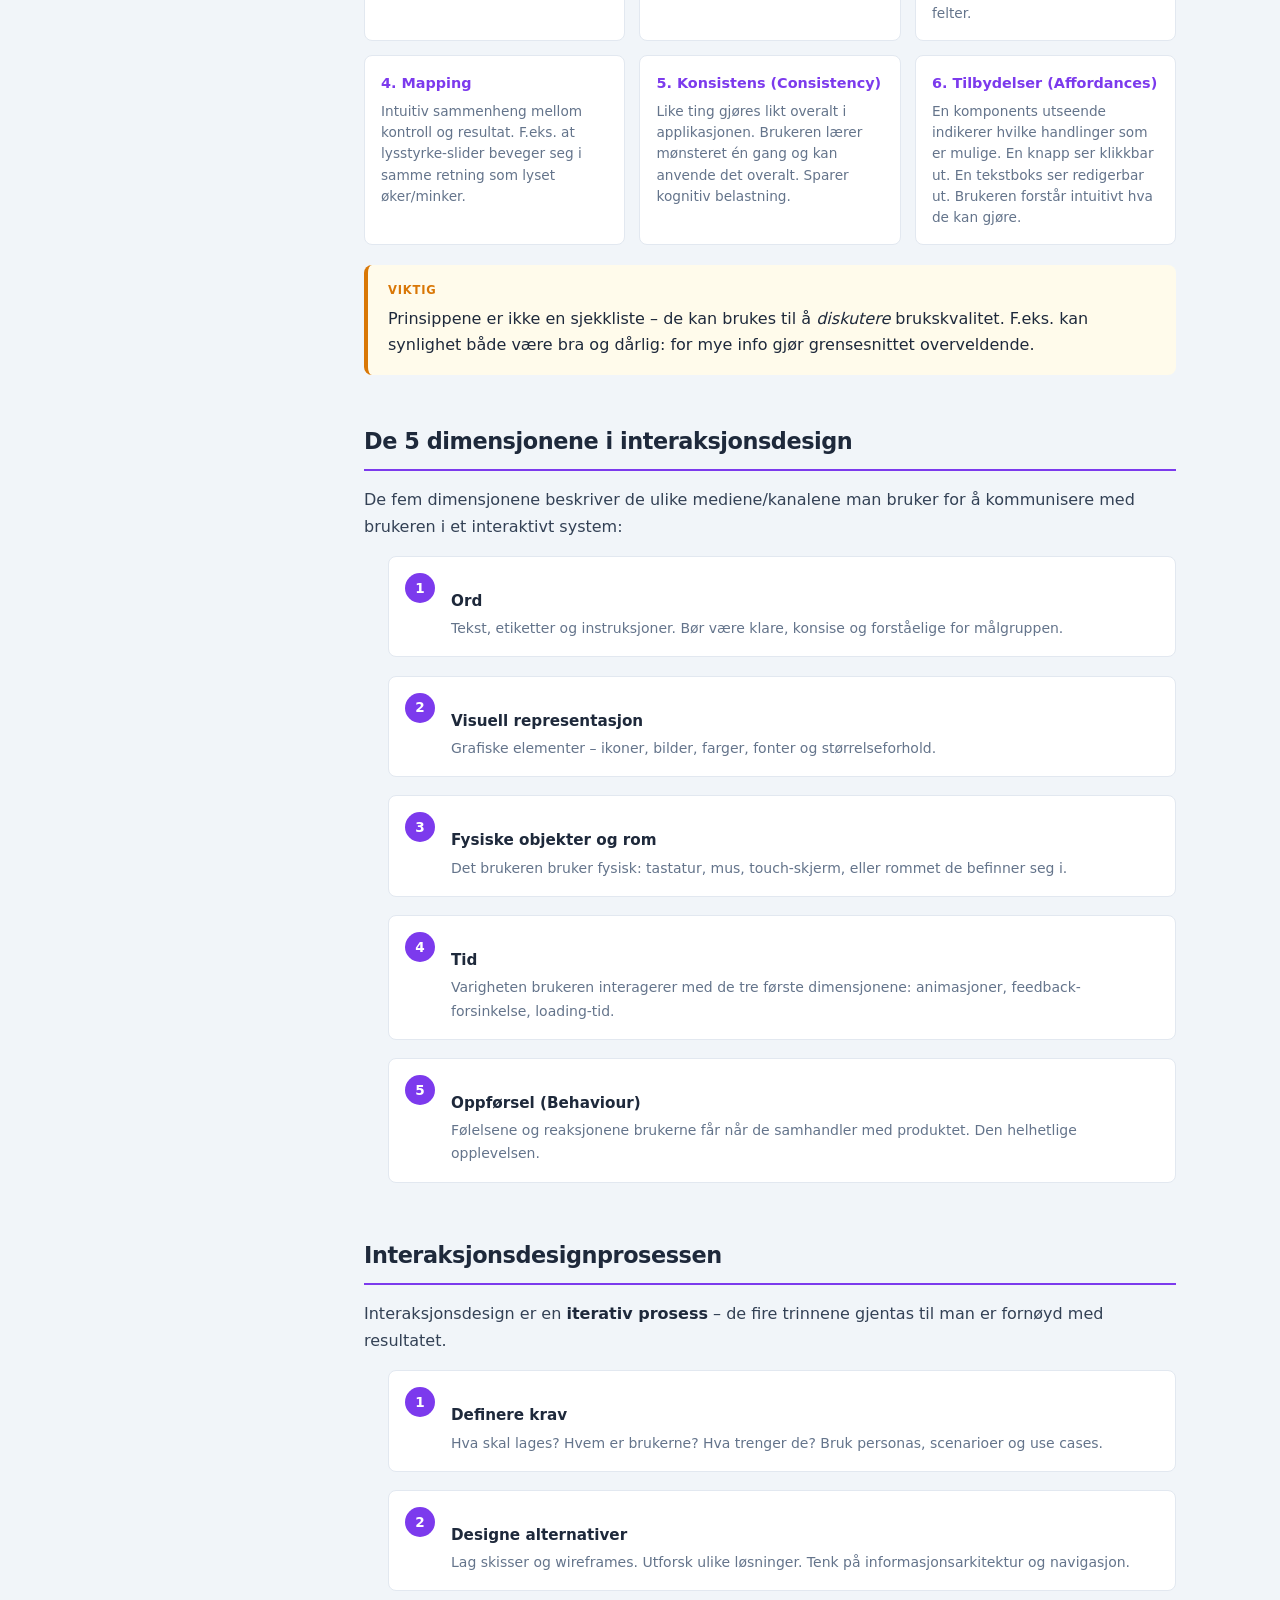
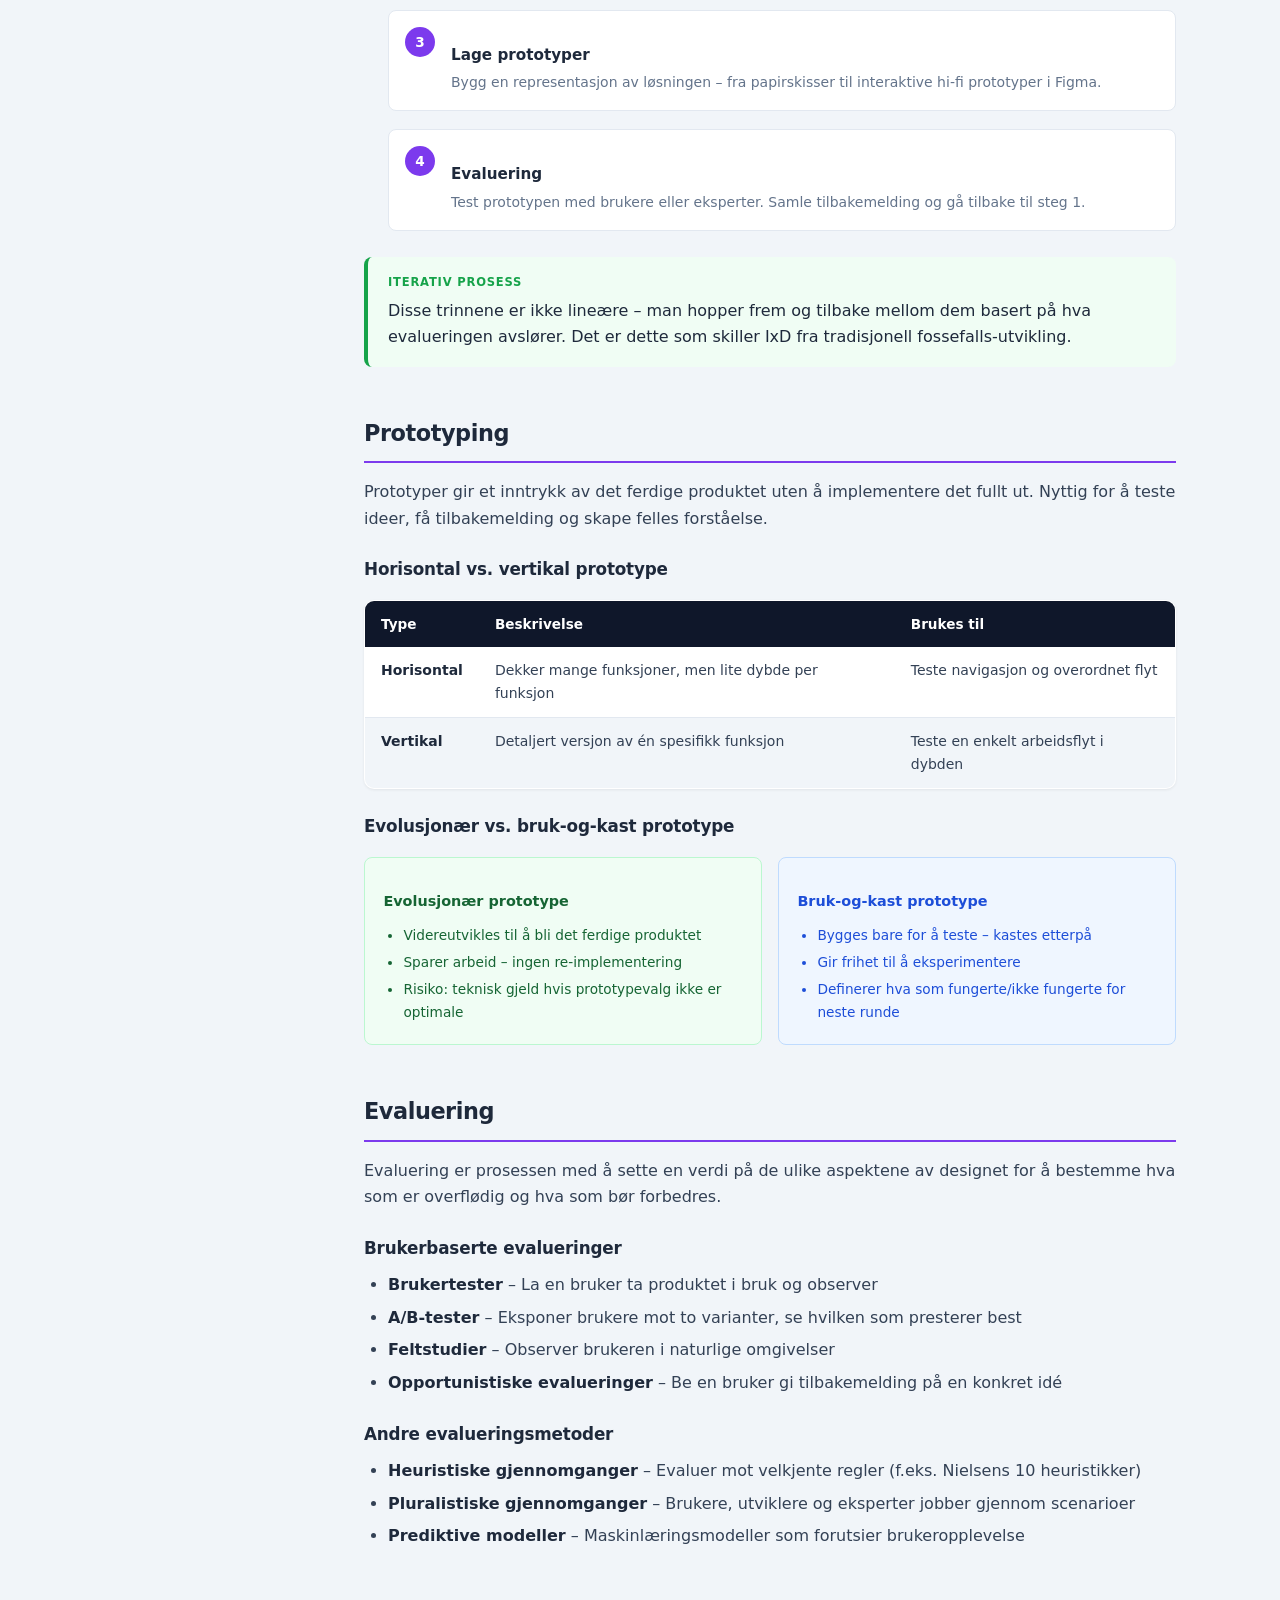
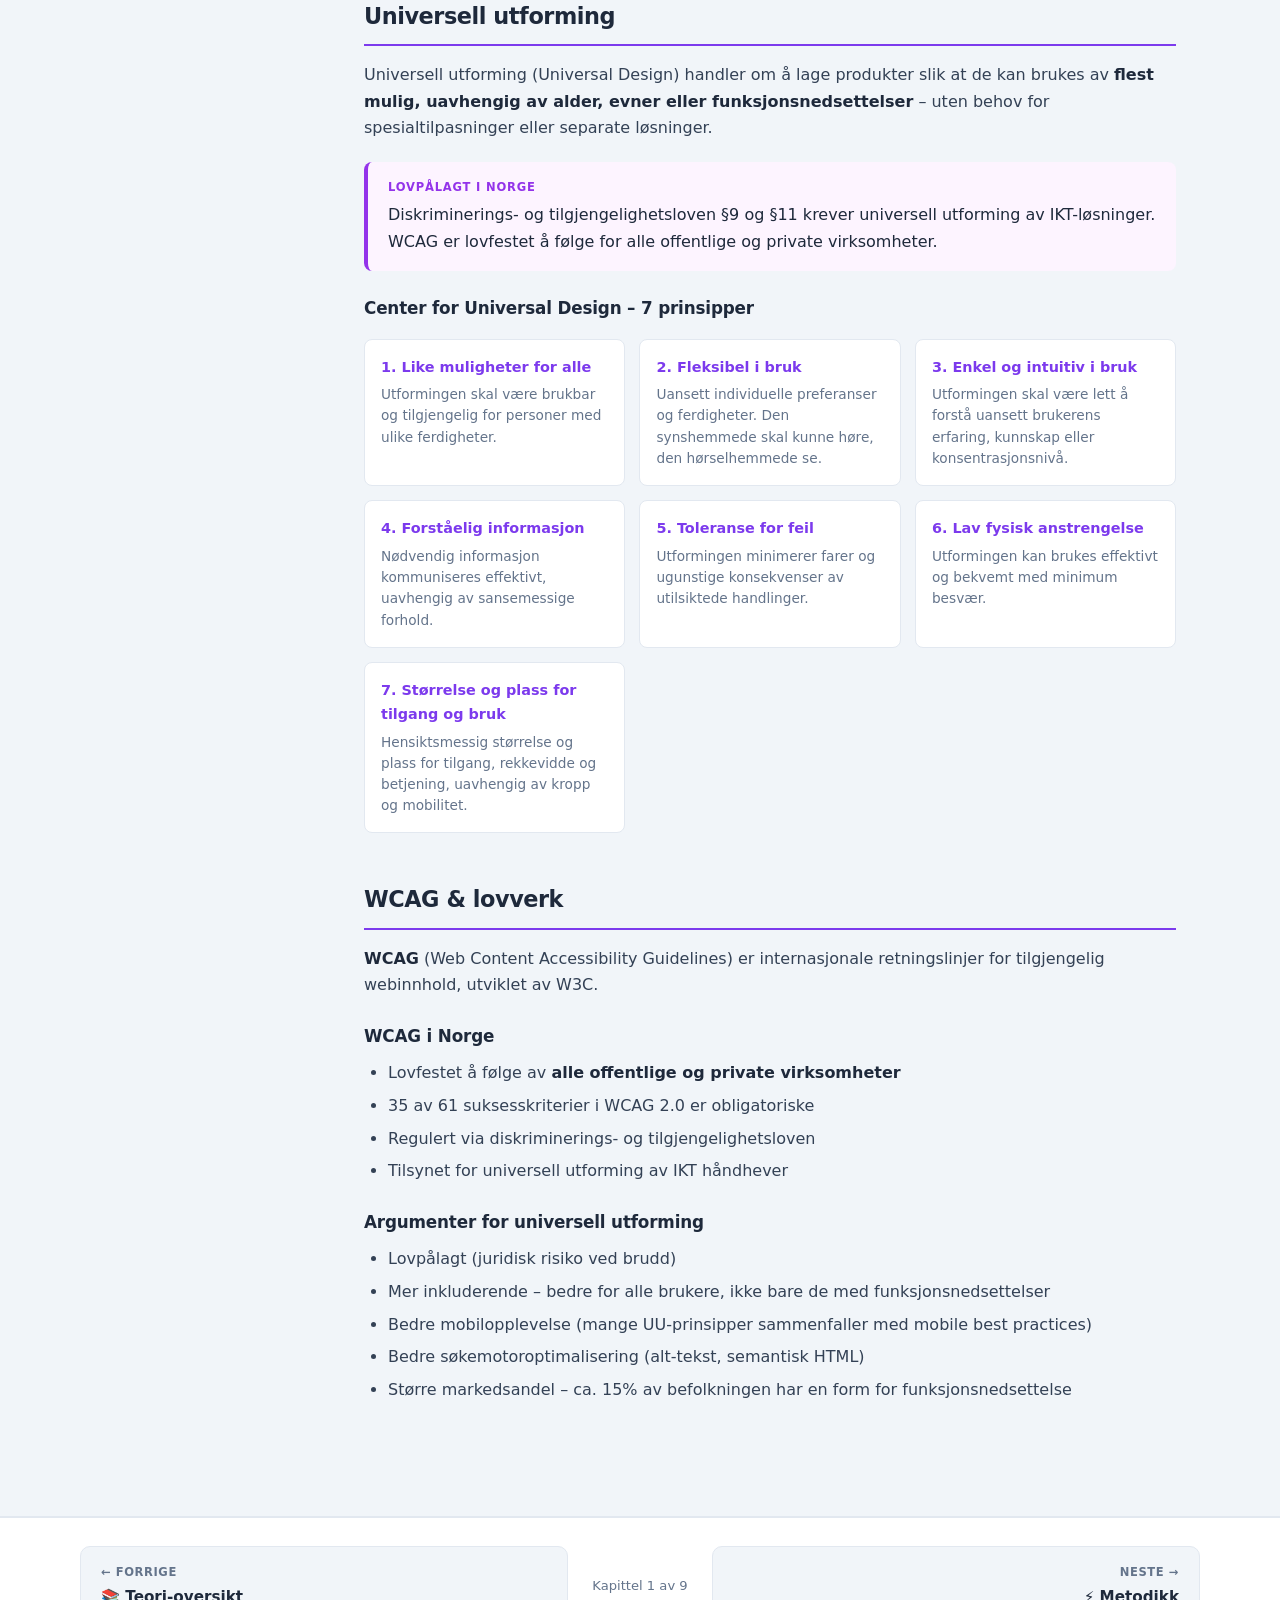
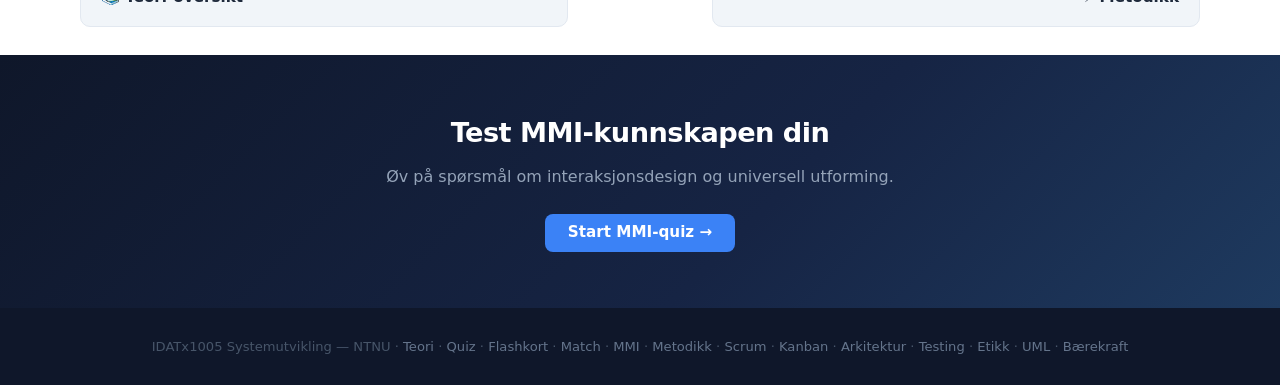
<file: mmi/index.html>
<!DOCTYPE html>
<html lang="no">
<head>
  <meta charset="UTF-8">
  <meta name="viewport" content="width=device-width, initial-scale=1.0">
  <link rel="icon" href="/favicon.svg" type="image/svg+xml">
  <link rel="stylesheet" href="/style.css">
  <title>MMI & Interaksjonsdesign – Systemutvikling</title>
  <script>!function(){var t=localStorage.getItem("theme");if(t)document.documentElement.setAttribute("data-theme",t);else if(window.matchMedia("(prefers-color-scheme: dark)").matches)document.documentElement.setAttribute("data-theme","dark")}();</script>
</head>
<body style="--accent: var(--c-mmi)">

<header id="site-header"></header>

<div class="page-header">
  <div class="page-header-inner">
    <div class="breadcrumb">
      <a href="/">Hjem</a>
      <span class="breadcrumb-sep">/</span>
      <a href="/teori/">Teori</a>
      <span class="breadcrumb-sep">/</span>
      <span>MMI</span>
    </div>
    <div class="topic-tag">👁️ Oppgave 5 · Eksamen 2023</div>
    <h1>MMI & Interaksjonsdesign</h1>
    <p class="lead">Menneske-maskin interaksjon handler om hvordan applikasjoner designes slik at de blir intuitive og meningsfulle å bruke. Dekker designprinsipper, prosessen, prototyping og universell utforming.</p>
  </div>
</div>

<div class="two-col">

  <!-- TOC -->
  <aside class="toc">
    <p class="toc-title">Innhold</p>
    <ul class="toc-list">
      <li><a href="#hva-er-mmi">Hva er MMI?</a></li>
      <li><a href="#brukskvalitet">Brukskvalitet (Nielsen)</a></li>
      <li><a href="#don-norman">Don Normans 6 prinsipper</a></li>
      <li><a href="#5-dimensjoner">5 dimensjoner i IxD</a></li>
      <li><a href="#prosessen">Interaksjonsdesignprosessen</a></li>
      <li><a href="#prototyping">Prototyping</a></li>
      <li><a href="#evaluering">Evaluering</a></li>
      <div class="toc-divider"></div>
      <li><a href="#universell">Universell utforming</a></li>
      <li><a href="#wcag">WCAG & lovverk</a></li>
    </ul>
  </aside>

  <!-- Article -->
  <article class="article">

    <section id="hva-er-mmi">
      <h2>Hva er MMI?</h2>
      <p>Menneske-maskin interaksjon (MMI) – også kjent som Human-Computer Interaction (HCI) eller Interaction Design (IxD) – er temaet som omhandler hvordan applikasjoner struktureres slik at de blir intuitive for brukerne.</p>
      <p>MMI dekker alt fra <strong>brukergrensesnittet (UI)</strong> – altså det brukeren ser og samhandler med (knapper, tekstfelter, toasts, modaler) – til <strong>brukeropplevelsen (UX)</strong>, som handler om den helhetlige opplevelsen av å bruke et produkt.</p>
      <div class="callout">
        <strong>Eksamensfokus</strong>
        Oppgave 5 på eksamen (2023) handlet om interaksjonsdesignprosessens trinn og universell utforming. Kjenn disse godt.
      </div>
    </section>

    <section id="brukskvalitet">
      <h2>Brukskvalitet – Jakob Nielsens 5 faktorer</h2>
      <p>Jakob Nielsen definerte <strong>brukskvalitet (usability)</strong> gjennom fem målbare faktorer som beskriver hvor godt et system er for brukerne:</p>
      <div class="term-grid">
        <dl class="term-card">
          <dt>1. Lett å lære seg</dt>
          <dd>Nye brukere skal raskt kunne utføre grunnleggende oppgaver første gang de møter systemet.</dd>
        </dl>
        <dl class="term-card">
          <dt>2. Effektivt å bruke</dt>
          <dd>Erfarne brukere skal kunne utføre oppgavene raskt og med lav kognitiv belastning.</dd>
        </dl>
        <dl class="term-card">
          <dt>3. Lett å huske</dt>
          <dd>Brukere som returnerer etter en pause skal raskt gjenkjenne og huske hvordan systemet fungerer.</dd>
        </dl>
        <dl class="term-card">
          <dt>4. Få og håndterbare feil</dt>
          <dd>Systemet bør føre til få brukerfeil, og det skal være lett å hente seg inn igjen når feil oppstår.</dd>
        </dl>
        <dl class="term-card">
          <dt>5. Behagelig å bruke</dt>
          <dd>Brukerne skal trives med å bruke systemet – det skal oppleves som hyggelig og tilfredsstillende.</dd>
        </dl>
      </div>
    </section>

    <section id="don-norman">
      <h2>Don Normans 6 designprinsipper</h2>
      <p>Don Norman definerte seks fundamentale prinsipper som legger grunnlaget for godt grensesnittdesign. Disse brukes som et <em>felles språk for å beskrive og diskutere brukskvalitet</em> – ikke som en absolutt sjekkliste.</p>

      <div class="term-grid">
        <dl class="term-card">
          <dt>1. Synlighet (Visibility)</dt>
          <dd>Funksjoner og tilgjengelige handlinger skal fremgå tydelig av grensesnittet. Jo mer synlig en funksjon er, jo mer sannsynlig er det at brukeren vet at den finnes.</dd>
        </dl>
        <dl class="term-card">
          <dt>2. Feedback</dt>
          <dd>Systemet skal signalisere til brukeren hva som foregår. F.eks. en spinner ved lasting, eller en bekreftelsesmelding etter at et skjema er sendt.</dd>
        </dl>
        <dl class="term-card">
          <dt>3. Begrensninger (Constraints)</dt>
          <dd>Begrens hvilke handlinger brukeren kan gjøre for å forhindre feil. F.eks. grå ut knapper som ikke er tilgjengelige, eller valider input-felter.</dd>
        </dl>
        <dl class="term-card">
          <dt>4. Mapping</dt>
          <dd>Intuitiv sammenheng mellom kontroll og resultat. F.eks. at lysstyrke-slider beveger seg i samme retning som lyset øker/minker.</dd>
        </dl>
        <dl class="term-card">
          <dt>5. Konsistens (Consistency)</dt>
          <dd>Like ting gjøres likt overalt i applikasjonen. Brukeren lærer mønsteret én gang og kan anvende det overalt. Sparer kognitiv belastning.</dd>
        </dl>
        <dl class="term-card">
          <dt>6. Tilbydelser (Affordances)</dt>
          <dd>En komponents utseende indikerer hvilke handlinger som er mulige. En knapp ser klikkbar ut. En tekstboks ser redigerbar ut. Brukeren forstår intuitivt hva de kan gjøre.</dd>
        </dl>
      </div>

      <div class="callout callout-warning">
        <strong>Viktig</strong>
        Prinsippene er ikke en sjekkliste – de kan brukes til å <em>diskutere</em> brukskvalitet. F.eks. kan synlighet både være bra og dårlig: for mye info gjør grensesnittet overveldende.
      </div>
    </section>

    <section id="5-dimensjoner">
      <h2>De 5 dimensjonene i interaksjonsdesign</h2>
      <p>De fem dimensjonene beskriver de ulike mediene/kanalene man bruker for å kommunisere med brukeren i et interaktivt system:</p>

      <ol class="steps">
        <li class="step">
          <div class="step-num">1</div>
          <div class="step-content">
            <h4>Ord</h4>
            <p>Tekst, etiketter og instruksjoner. Bør være klare, konsise og forståelige for målgruppen.</p>
          </div>
        </li>
        <li class="step">
          <div class="step-num">2</div>
          <div class="step-content">
            <h4>Visuell representasjon</h4>
            <p>Grafiske elementer – ikoner, bilder, farger, fonter og størrelseforhold.</p>
          </div>
        </li>
        <li class="step">
          <div class="step-num">3</div>
          <div class="step-content">
            <h4>Fysiske objekter og rom</h4>
            <p>Det brukeren bruker fysisk: tastatur, mus, touch-skjerm, eller rommet de befinner seg i.</p>
          </div>
        </li>
        <li class="step">
          <div class="step-num">4</div>
          <div class="step-content">
            <h4>Tid</h4>
            <p>Varigheten brukeren interagerer med de tre første dimensjonene: animasjoner, feedback-forsinkelse, loading-tid.</p>
          </div>
        </li>
        <li class="step">
          <div class="step-num">5</div>
          <div class="step-content">
            <h4>Oppførsel (Behaviour)</h4>
            <p>Følelsene og reaksjonene brukerne får når de samhandler med produktet. Den helhetlige opplevelsen.</p>
          </div>
        </li>
      </ol>
    </section>

    <section id="prosessen">
      <h2>Interaksjonsdesignprosessen</h2>
      <p>Interaksjonsdesign er en <strong>iterativ prosess</strong> – de fire trinnene gjentas til man er fornøyd med resultatet.</p>

      <ol class="steps">
        <li class="step">
          <div class="step-num">1</div>
          <div class="step-content">
            <h4>Definere krav</h4>
            <p>Hva skal lages? Hvem er brukerne? Hva trenger de? Bruk personas, scenarioer og use cases.</p>
          </div>
        </li>
        <li class="step">
          <div class="step-num">2</div>
          <div class="step-content">
            <h4>Designe alternativer</h4>
            <p>Lag skisser og wireframes. Utforsk ulike løsninger. Tenk på informasjonsarkitektur og navigasjon.</p>
          </div>
        </li>
        <li class="step">
          <div class="step-num">3</div>
          <div class="step-content">
            <h4>Lage prototyper</h4>
            <p>Bygg en representasjon av løsningen – fra papirskisser til interaktive hi-fi prototyper i Figma.</p>
          </div>
        </li>
        <li class="step">
          <div class="step-num">4</div>
          <div class="step-content">
            <h4>Evaluering</h4>
            <p>Test prototypen med brukere eller eksperter. Samle tilbakemelding og gå tilbake til steg 1.</p>
          </div>
        </li>
      </ol>

      <div class="callout callout-tip">
        <strong>Iterativ prosess</strong>
        Disse trinnene er ikke lineære – man hopper frem og tilbake mellom dem basert på hva evalueringen avslører. Det er dette som skiller IxD fra tradisjonell fossefalls-utvikling.
      </div>
    </section>

    <section id="prototyping">
      <h2>Prototyping</h2>
      <p>Prototyper gir et inntrykk av det ferdige produktet uten å implementere det fullt ut. Nyttig for å teste ideer, få tilbakemelding og skape felles forståelse.</p>

      <h3>Horisontal vs. vertikal prototype</h3>
      <table class="compare-table">
        <thead>
          <tr><th>Type</th><th>Beskrivelse</th><th>Brukes til</th></tr>
        </thead>
        <tbody>
          <tr>
            <td><strong>Horisontal</strong></td>
            <td>Dekker mange funksjoner, men lite dybde per funksjon</td>
            <td>Teste navigasjon og overordnet flyt</td>
          </tr>
          <tr>
            <td><strong>Vertikal</strong></td>
            <td>Detaljert versjon av én spesifikk funksjon</td>
            <td>Teste en enkelt arbeidsflyt i dybden</td>
          </tr>
        </tbody>
      </table>

      <h3>Evolusjonær vs. bruk-og-kast prototype</h3>
      <div class="pros-cons">
        <div class="pros">
          <h4>Evolusjonær prototype</h4>
          <ul>
            <li>Videreutvikles til å bli det ferdige produktet</li>
            <li>Sparer arbeid – ingen re-implementering</li>
            <li>Risiko: teknisk gjeld hvis prototypevalg ikke er optimale</li>
          </ul>
        </div>
        <div class="cons" style="background: #eff6ff; border-color: #bfdbfe;">
          <h4 style="color: #1d4ed8;">Bruk-og-kast prototype</h4>
          <ul style="">
            <li style="color: #1d4ed8;">Bygges bare for å teste – kastes etterpå</li>
            <li style="color: #1d4ed8;">Gir frihet til å eksperimentere</li>
            <li style="color: #1d4ed8;">Definerer hva som fungerte/ikke fungerte for neste runde</li>
          </ul>
        </div>
      </div>
    </section>

    <section id="evaluering">
      <h2>Evaluering</h2>
      <p>Evaluering er prosessen med å sette en verdi på de ulike aspektene av designet for å bestemme hva som er overflødig og hva som bør forbedres.</p>

      <h3>Brukerbaserte evalueringer</h3>
      <ul>
        <li><strong>Brukertester</strong> – La en bruker ta produktet i bruk og observer</li>
        <li><strong>A/B-tester</strong> – Eksponer brukere mot to varianter, se hvilken som presterer best</li>
        <li><strong>Feltstudier</strong> – Observer brukeren i naturlige omgivelser</li>
        <li><strong>Opportunistiske evalueringer</strong> – Be en bruker gi tilbakemelding på en konkret idé</li>
      </ul>

      <h3>Andre evalueringsmetoder</h3>
      <ul>
        <li><strong>Heuristiske gjennomganger</strong> – Evaluer mot velkjente regler (f.eks. Nielsens 10 heuristikker)</li>
        <li><strong>Pluralistiske gjennomganger</strong> – Brukere, utviklere og eksperter jobber gjennom scenarioer</li>
        <li><strong>Prediktive modeller</strong> – Maskinlæringsmodeller som forutsier brukeropplevelse</li>
      </ul>
    </section>

    <section id="universell">
      <h2>Universell utforming</h2>
      <p>Universell utforming (Universal Design) handler om å lage produkter slik at de kan brukes av <strong>flest mulig, uavhengig av alder, evner eller funksjonsnedsettelser</strong> – uten behov for spesialtilpasninger eller separate løsninger.</p>

      <div class="callout callout-important">
        <strong>Lovpålagt i Norge</strong>
        Diskriminerings- og tilgjengelighetsloven §9 og §11 krever universell utforming av IKT-løsninger. WCAG er lovfestet å følge for alle offentlige og private virksomheter.
      </div>

      <h3>Center for Universal Design – 7 prinsipper</h3>
      <div class="term-grid">
        <dl class="term-card">
          <dt>1. Like muligheter for alle</dt>
          <dd>Utformingen skal være brukbar og tilgjengelig for personer med ulike ferdigheter.</dd>
        </dl>
        <dl class="term-card">
          <dt>2. Fleksibel i bruk</dt>
          <dd>Uansett individuelle preferanser og ferdigheter. Den synshemmede skal kunne høre, den hørselhemmede se.</dd>
        </dl>
        <dl class="term-card">
          <dt>3. Enkel og intuitiv i bruk</dt>
          <dd>Utformingen skal være lett å forstå uansett brukerens erfaring, kunnskap eller konsentrasjonsnivå.</dd>
        </dl>
        <dl class="term-card">
          <dt>4. Forståelig informasjon</dt>
          <dd>Nødvendig informasjon kommuniseres effektivt, uavhengig av sansemessige forhold.</dd>
        </dl>
        <dl class="term-card">
          <dt>5. Toleranse for feil</dt>
          <dd>Utformingen minimerer farer og ugunstige konsekvenser av utilsiktede handlinger.</dd>
        </dl>
        <dl class="term-card">
          <dt>6. Lav fysisk anstrengelse</dt>
          <dd>Utformingen kan brukes effektivt og bekvemt med minimum besvær.</dd>
        </dl>
        <dl class="term-card">
          <dt>7. Størrelse og plass for tilgang og bruk</dt>
          <dd>Hensiktsmessig størrelse og plass for tilgang, rekkevidde og betjening, uavhengig av kropp og mobilitet.</dd>
        </dl>
      </div>
    </section>

    <section id="wcag">
      <h2>WCAG & lovverk</h2>
      <p><strong>WCAG</strong> (Web Content Accessibility Guidelines) er internasjonale retningslinjer for tilgjengelig webinnhold, utviklet av W3C.</p>

      <h3>WCAG i Norge</h3>
      <ul>
        <li>Lovfestet å følge av <strong>alle offentlige og private virksomheter</strong></li>
        <li>35 av 61 suksesskriterier i WCAG 2.0 er obligatoriske</li>
        <li>Regulert via diskriminerings- og tilgjengelighetsloven</li>
        <li>Tilsynet for universell utforming av IKT håndhever</li>
      </ul>

      <h3>Argumenter for universell utforming</h3>
      <ul>
        <li>Lovpålagt (juridisk risiko ved brudd)</li>
        <li>Mer inkluderende – bedre for alle brukere, ikke bare de med funksjonsnedsettelser</li>
        <li>Bedre mobilopplevelse (mange UU-prinsipper sammenfaller med mobile best practices)</li>
        <li>Bedre søkemotoroptimalisering (alt-tekst, semantisk HTML)</li>
        <li>Større markedsandel – ca. 15% av befolkningen har en form for funksjonsnedsettelse</li>
      </ul>
    </section>

  </article>
</div>

<section class="quiz-cta">
  <h2>Test MMI-kunnskapen din</h2>
  <p>Øv på spørsmål om interaksjonsdesign og universell utforming.</p>
  <a href="/quiz/?topic=mmi" class="btn btn-primary">Start MMI-quiz →</a>
</section>

<div id="site-footer"></div>
<script src="/nav.js"></script>
</body>
</html>
</file>
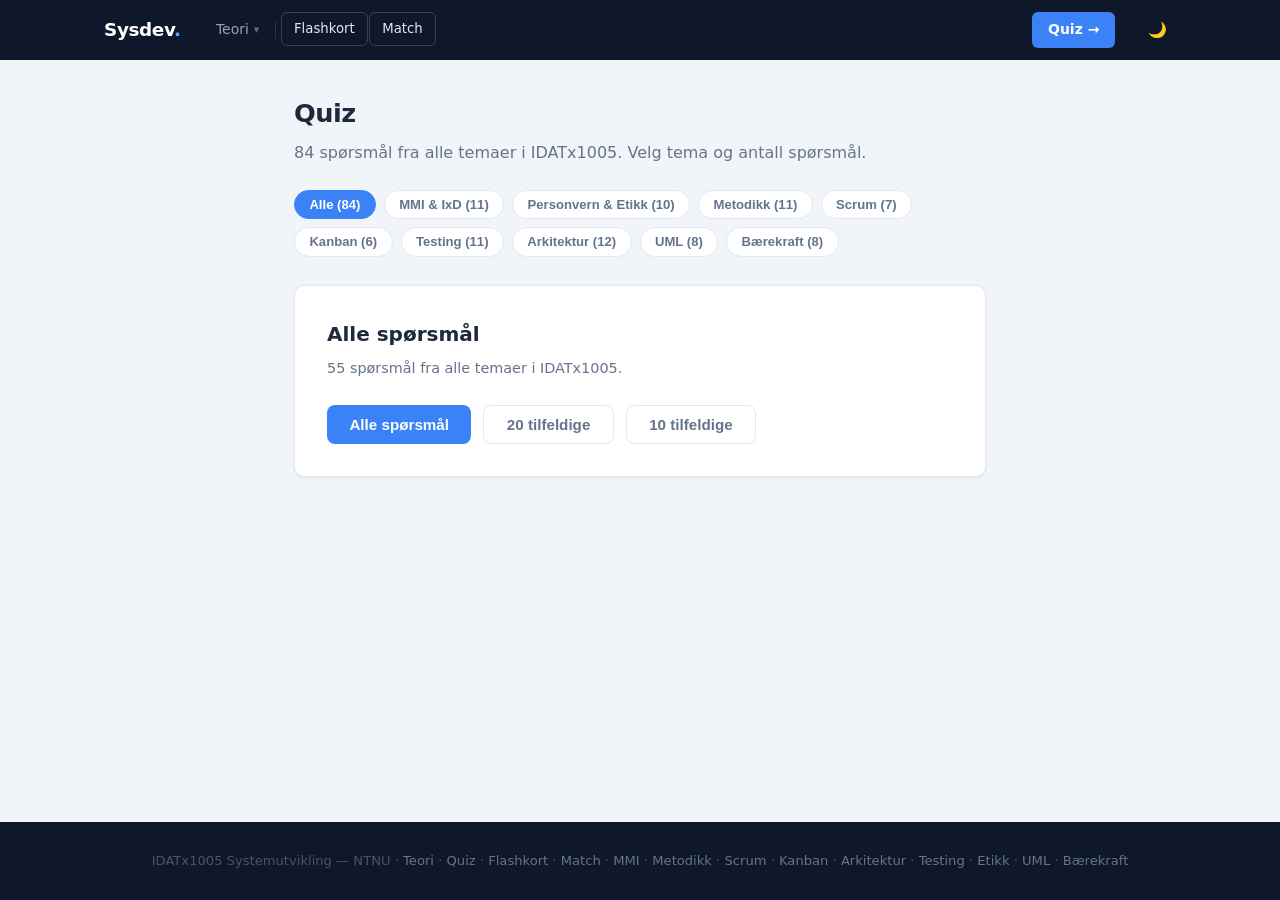
<file: quiz/index.html>
<!DOCTYPE html>
<html lang="no">
<head>
  <meta charset="UTF-8">
  <meta name="viewport" content="width=device-width, initial-scale=1.0">
  <link rel="icon" href="/favicon.svg" type="image/svg+xml">
  <link rel="stylesheet" href="/style.css">
  <title>Quiz – Systemutvikling</title>
  <script>!function(){var t=localStorage.getItem("theme");if(t)document.documentElement.setAttribute("data-theme",t);else if(window.matchMedia("(prefers-color-scheme: dark)").matches)document.documentElement.setAttribute("data-theme","dark")}();</script>
</head>
<body>

<header id="site-header"></header>

<main>
  <div class="quiz-page">

    <div class="quiz-header">
      <h1>Quiz</h1>
      <p>84 spørsmål fra alle temaer i IDATx1005. Velg tema og antall spørsmål.</p>
    </div>

    <!-- START SCREEN -->
    <div id="startScreen">
      <div class="quiz-topic-filters" id="topicFilters">
        <button class="filter-btn active" data-topic="all">Alle (84)</button>
        <button class="filter-btn" data-topic="mmi">MMI & IxD (11)</button>
        <button class="filter-btn" data-topic="personvern">Personvern & Etikk (10)</button>
        <button class="filter-btn" data-topic="metodikk">Metodikk (11)</button>
        <button class="filter-btn" data-topic="scrum">Scrum (7)</button>
        <button class="filter-btn" data-topic="kanban">Kanban (6)</button>
        <button class="filter-btn" data-topic="testing">Testing (11)</button>
        <button class="filter-btn" data-topic="arkitektur">Arkitektur (12)</button>
        <button class="filter-btn" data-topic="uml">UML (8)</button>
        <button class="filter-btn" data-topic="baerekraft">Bærekraft (8)</button>
      </div>

      <div class="quiz-start-card">
        <h2 id="startTitle">Alle spørsmål</h2>
        <p id="startDesc">55 spørsmål fra alle temaer i IDATx1005.</p>
        <div class="quiz-mode-btns" id="quizModeBtns">
          <button class="btn btn-primary" onclick="startQuiz('all')">Alle spørsmål</button>
          <button class="btn btn-ghost" onclick="startQuiz('random20')">20 tilfeldige</button>
          <button class="btn btn-ghost" onclick="startQuiz('random10')">10 tilfeldige</button>
        </div>
      </div>
    </div>

    <!-- QUIZ SCREEN -->
    <div id="quizScreen" class="hidden">
      <div class="progress-wrap">
        <div class="progress-info">
          <span id="progressLabel">Spørsmål 1 av 10</span>
          <span id="scoreLabel">0 riktige</span>
        </div>
        <div class="progress-bar">
          <div class="progress-fill" id="progressFill" style="width:0%"></div>
        </div>
      </div>

      <div class="question-card">
        <div class="question-number" id="questionNumber"></div>
        <div class="question-text" id="questionText"></div>
        <div class="options" id="optionsContainer"></div>
        <div id="feedback" class="feedback hidden"></div>
      </div>

      <div class="quiz-nav">
        <button class="btn btn-ghost btn-sm" id="prevBtn" onclick="previousQuestion()" disabled>← Forrige</button>
        <div class="quiz-nav-right">
          <button class="btn btn-primary btn-sm" id="checkBtn" onclick="checkAnswer()" disabled>Sjekk svar</button>
          <button class="btn btn-ghost btn-sm" id="nextBtn" onclick="nextQuestion()" disabled>Neste →</button>
        </div>
      </div>
    </div>

    <!-- RESULTS SCREEN -->
    <div id="resultsScreen" class="hidden">
      <div class="results-card">
        <span class="results-icon" id="resultIcon">🎉</span>
        <div class="results-score" id="finalScore">0/0</div>
        <div class="results-pct" id="resultsPct">0% riktig</div>
        <button class="btn btn-primary" onclick="resetQuiz()">Ta quizen igjen</button>
        &nbsp;
        <a href="/" class="btn btn-ghost">Tilbake til forsiden</a>
      </div>
    </div>

  </div>
</main>

<div id="site-footer"></div>

<script src="/script.js"></script>
<script src="/quiz/quiz.js"></script>
<script src="/nav.js"></script>
</body>
</html>
</file>
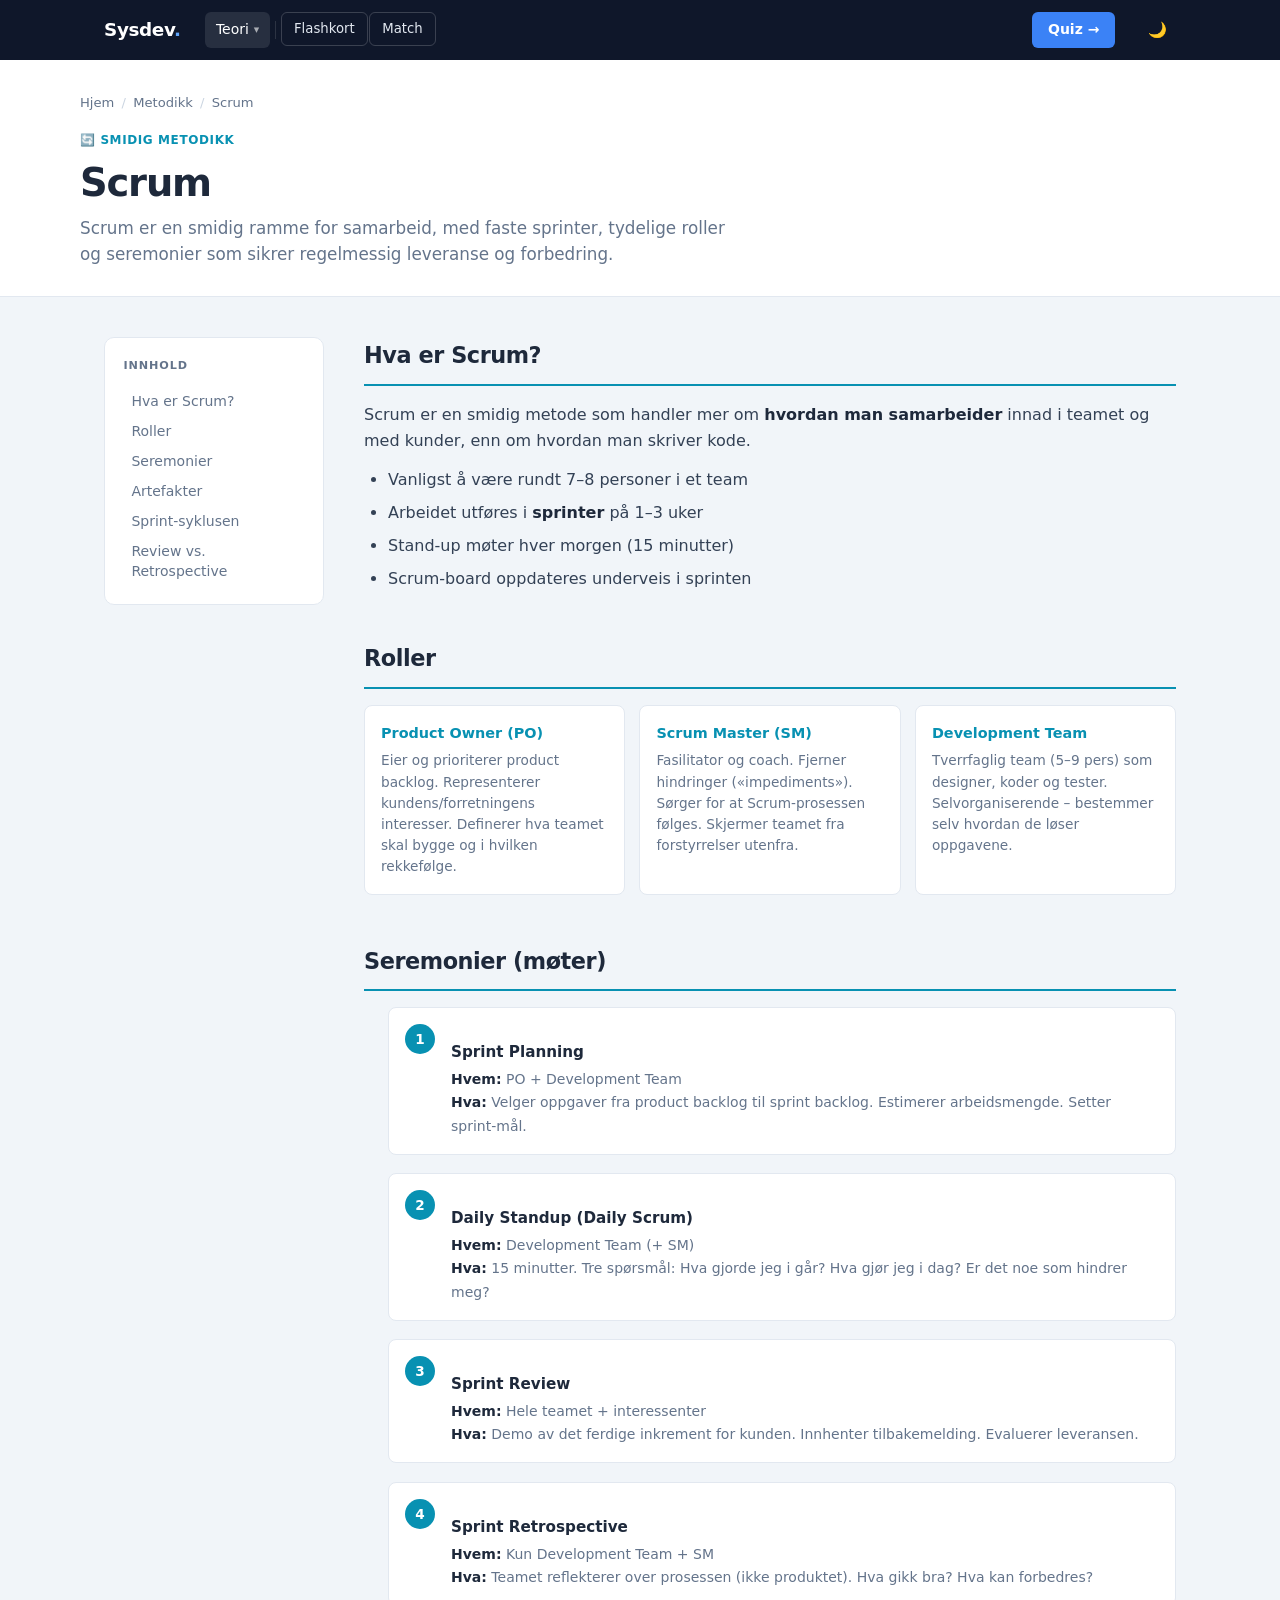
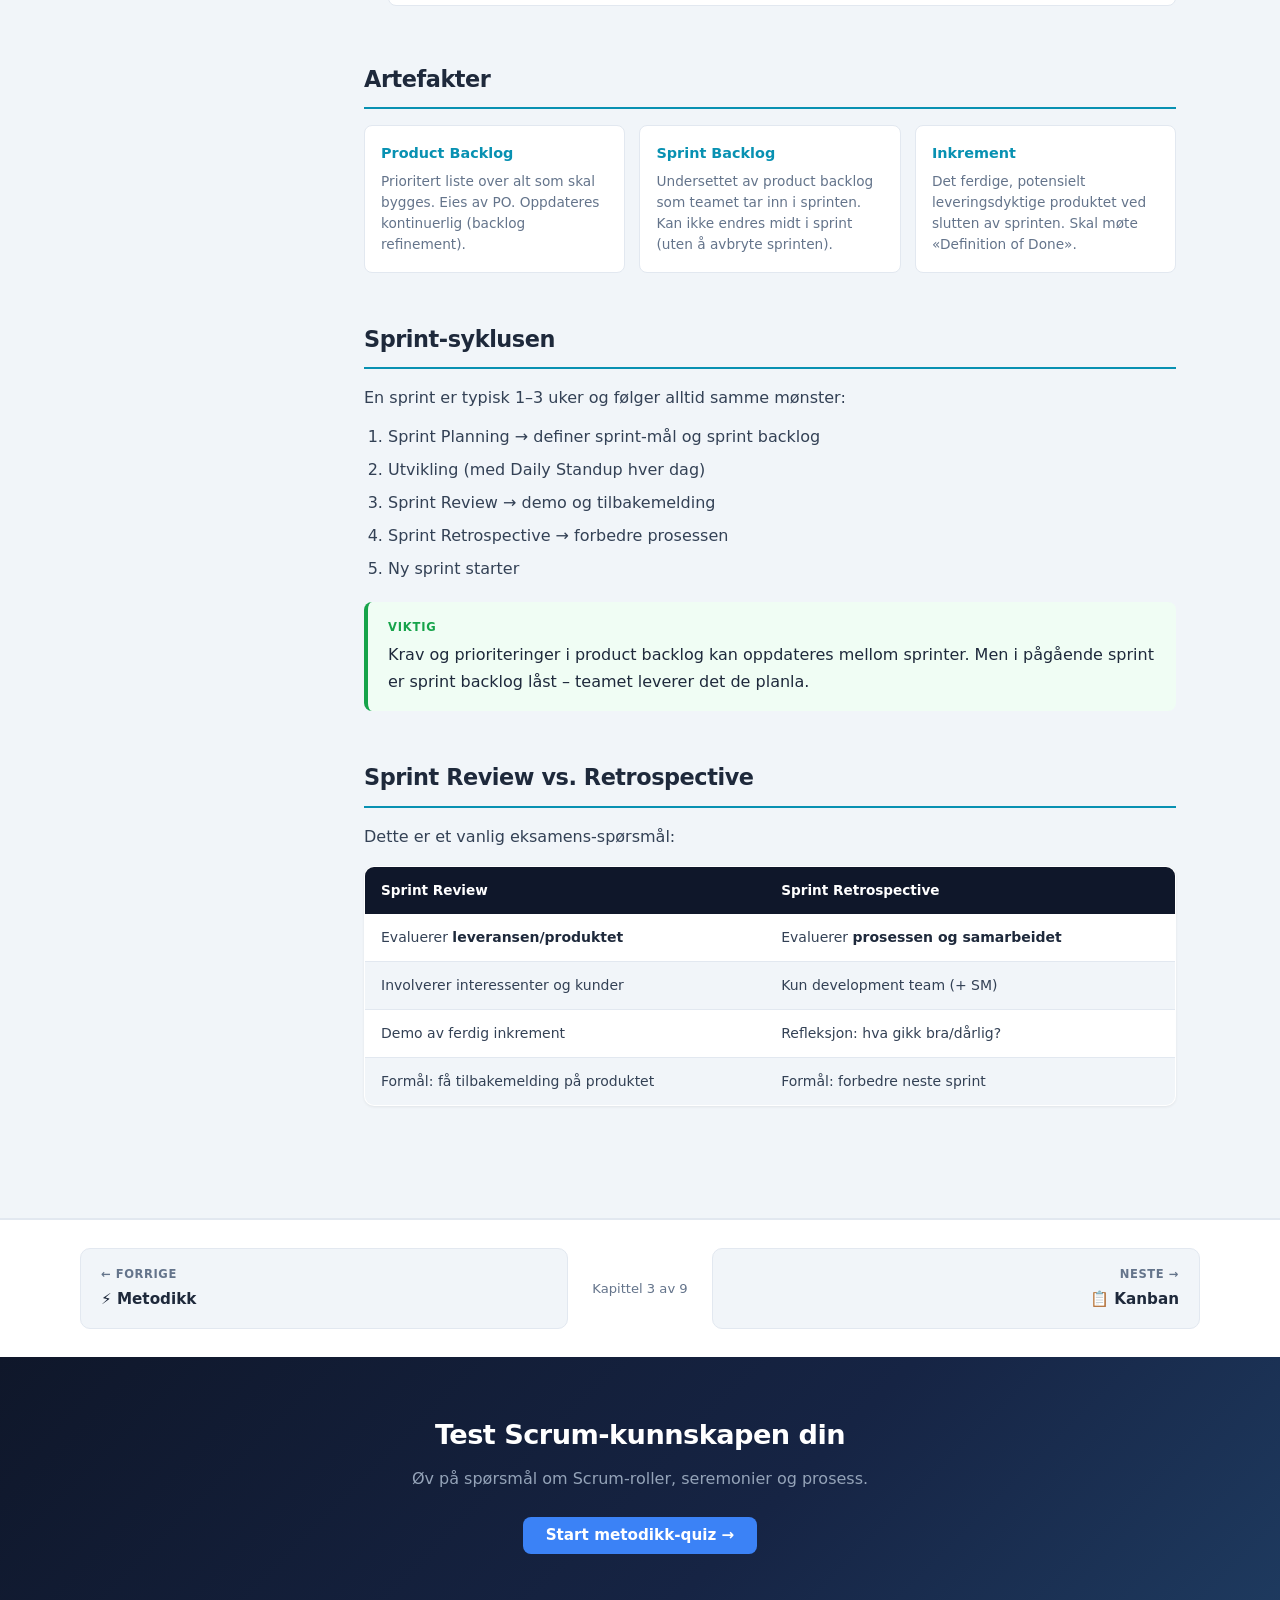
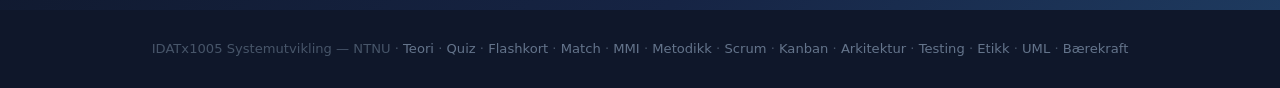
<file: scrum/index.html>
<!DOCTYPE html>
<html lang="no">
<head>
  <meta charset="UTF-8">
  <meta name="viewport" content="width=device-width, initial-scale=1.0">
  <link rel="icon" href="/favicon.svg" type="image/svg+xml">
  <link rel="stylesheet" href="/style.css">
  <title>Scrum – Systemutvikling</title>
  <script>!function(){var t=localStorage.getItem("theme");if(t)document.documentElement.setAttribute("data-theme",t);else if(window.matchMedia("(prefers-color-scheme: dark)").matches)document.documentElement.setAttribute("data-theme","dark")}();</script>
</head>
<body style="--accent: var(--c-scrum)">

<header id="site-header"></header>

<div class="page-header">
  <div class="page-header-inner">
    <div class="breadcrumb">
      <a href="/">Hjem</a>
      <span class="breadcrumb-sep">/</span>
      <a href="/metodikk/">Metodikk</a>
      <span class="breadcrumb-sep">/</span>
      <span>Scrum</span>
    </div>
    <div class="topic-tag">🔄 Smidig metodikk</div>
    <h1>Scrum</h1>
    <p class="lead">Scrum er en smidig ramme for samarbeid, med faste sprinter, tydelige roller og seremonier som sikrer regelmessig leveranse og forbedring.</p>
  </div>
</div>

<div class="two-col">

  <aside class="toc">
    <p class="toc-title">Innhold</p>
    <ul class="toc-list">
      <li><a href="#hva-er-scrum">Hva er Scrum?</a></li>
      <li><a href="#roller">Roller</a></li>
      <li><a href="#seremonier">Seremonier</a></li>
      <li><a href="#artefakter">Artefakter</a></li>
      <li><a href="#sprint-syklus">Sprint-syklusen</a></li>
      <li><a href="#review-vs-retro">Review vs. Retrospective</a></li>
    </ul>
  </aside>

  <article class="article">

    <section id="hva-er-scrum">
      <h2>Hva er Scrum?</h2>
      <p>Scrum er en smidig metode som handler mer om <strong>hvordan man samarbeider</strong> innad i teamet og med kunder, enn om hvordan man skriver kode.</p>
      <ul>
        <li>Vanligst å være rundt 7–8 personer i et team</li>
        <li>Arbeidet utføres i <strong>sprinter</strong> på 1–3 uker</li>
        <li>Stand-up møter hver morgen (15 minutter)</li>
        <li>Scrum-board oppdateres underveis i sprinten</li>
      </ul>
    </section>

    <section id="roller">
      <h2>Roller</h2>
      <div class="term-grid">
        <dl class="term-card">
          <dt>Product Owner (PO)</dt>
          <dd>Eier og prioriterer product backlog. Representerer kundens/forretningens interesser. Definerer hva teamet skal bygge og i hvilken rekkefølge.</dd>
        </dl>
        <dl class="term-card">
          <dt>Scrum Master (SM)</dt>
          <dd>Fasilitator og coach. Fjerner hindringer («impediments»). Sørger for at Scrum-prosessen følges. Skjermer teamet fra forstyrrelser utenfra.</dd>
        </dl>
        <dl class="term-card">
          <dt>Development Team</dt>
          <dd>Tverrfaglig team (5–9 pers) som designer, koder og tester. Selvorganiserende – bestemmer selv hvordan de løser oppgavene.</dd>
        </dl>
      </div>
    </section>

    <section id="seremonier">
      <h2>Seremonier (møter)</h2>

      <ol class="steps">
        <li class="step">
          <div class="step-num">1</div>
          <div class="step-content">
            <h4>Sprint Planning</h4>
            <p><strong>Hvem:</strong> PO + Development Team<br>
            <strong>Hva:</strong> Velger oppgaver fra product backlog til sprint backlog. Estimerer arbeidsmengde. Setter sprint-mål.</p>
          </div>
        </li>
        <li class="step">
          <div class="step-num">2</div>
          <div class="step-content">
            <h4>Daily Standup (Daily Scrum)</h4>
            <p><strong>Hvem:</strong> Development Team (+ SM)<br>
            <strong>Hva:</strong> 15 minutter. Tre spørsmål: Hva gjorde jeg i går? Hva gjør jeg i dag? Er det noe som hindrer meg?</p>
          </div>
        </li>
        <li class="step">
          <div class="step-num">3</div>
          <div class="step-content">
            <h4>Sprint Review</h4>
            <p><strong>Hvem:</strong> Hele teamet + interessenter<br>
            <strong>Hva:</strong> Demo av det ferdige inkrement for kunden. Innhenter tilbakemelding. Evaluerer leveransen.</p>
          </div>
        </li>
        <li class="step">
          <div class="step-num">4</div>
          <div class="step-content">
            <h4>Sprint Retrospective</h4>
            <p><strong>Hvem:</strong> Kun Development Team + SM<br>
            <strong>Hva:</strong> Teamet reflekterer over prosessen (ikke produktet). Hva gikk bra? Hva kan forbedres?</p>
          </div>
        </li>
      </ol>
    </section>

    <section id="artefakter">
      <h2>Artefakter</h2>
      <div class="term-grid">
        <dl class="term-card">
          <dt>Product Backlog</dt>
          <dd>Prioritert liste over alt som skal bygges. Eies av PO. Oppdateres kontinuerlig (backlog refinement).</dd>
        </dl>
        <dl class="term-card">
          <dt>Sprint Backlog</dt>
          <dd>Undersettet av product backlog som teamet tar inn i sprinten. Kan ikke endres midt i sprint (uten å avbryte sprinten).</dd>
        </dl>
        <dl class="term-card">
          <dt>Inkrement</dt>
          <dd>Det ferdige, potensielt leveringsdyktige produktet ved slutten av sprinten. Skal møte «Definition of Done».</dd>
        </dl>
      </div>
    </section>

    <section id="sprint-syklus">
      <h2>Sprint-syklusen</h2>
      <p>En sprint er typisk 1–3 uker og følger alltid samme mønster:</p>
      <ol>
        <li>Sprint Planning → definer sprint-mål og sprint backlog</li>
        <li>Utvikling (med Daily Standup hver dag)</li>
        <li>Sprint Review → demo og tilbakemelding</li>
        <li>Sprint Retrospective → forbedre prosessen</li>
        <li>Ny sprint starter</li>
      </ol>

      <div class="callout callout-tip">
        <strong>Viktig</strong>
        Krav og prioriteringer i product backlog kan oppdateres mellom sprinter. Men i pågående sprint er sprint backlog låst – teamet leverer det de planla.
      </div>
    </section>

    <section id="review-vs-retro">
      <h2>Sprint Review vs. Retrospective</h2>
      <p>Dette er et vanlig eksamens-spørsmål:</p>
      <table class="compare-table">
        <thead>
          <tr><th>Sprint Review</th><th>Sprint Retrospective</th></tr>
        </thead>
        <tbody>
          <tr>
            <td>Evaluerer <strong>leveransen/produktet</strong></td>
            <td>Evaluerer <strong>prosessen og samarbeidet</strong></td>
          </tr>
          <tr>
            <td>Involverer interessenter og kunder</td>
            <td>Kun development team (+ SM)</td>
          </tr>
          <tr>
            <td>Demo av ferdig inkrement</td>
            <td>Refleksjon: hva gikk bra/dårlig?</td>
          </tr>
          <tr>
            <td>Formål: få tilbakemelding på produktet</td>
            <td>Formål: forbedre neste sprint</td>
          </tr>
        </tbody>
      </table>
    </section>

  </article>
</div>

<section class="quiz-cta">
  <h2>Test Scrum-kunnskapen din</h2>
  <p>Øv på spørsmål om Scrum-roller, seremonier og prosess.</p>
  <a href="/quiz/?topic=metodikk" class="btn btn-primary">Start metodikk-quiz →</a>
</section>

<div id="site-footer"></div>
<script src="/nav.js"></script>
</body>
</html>
</file>
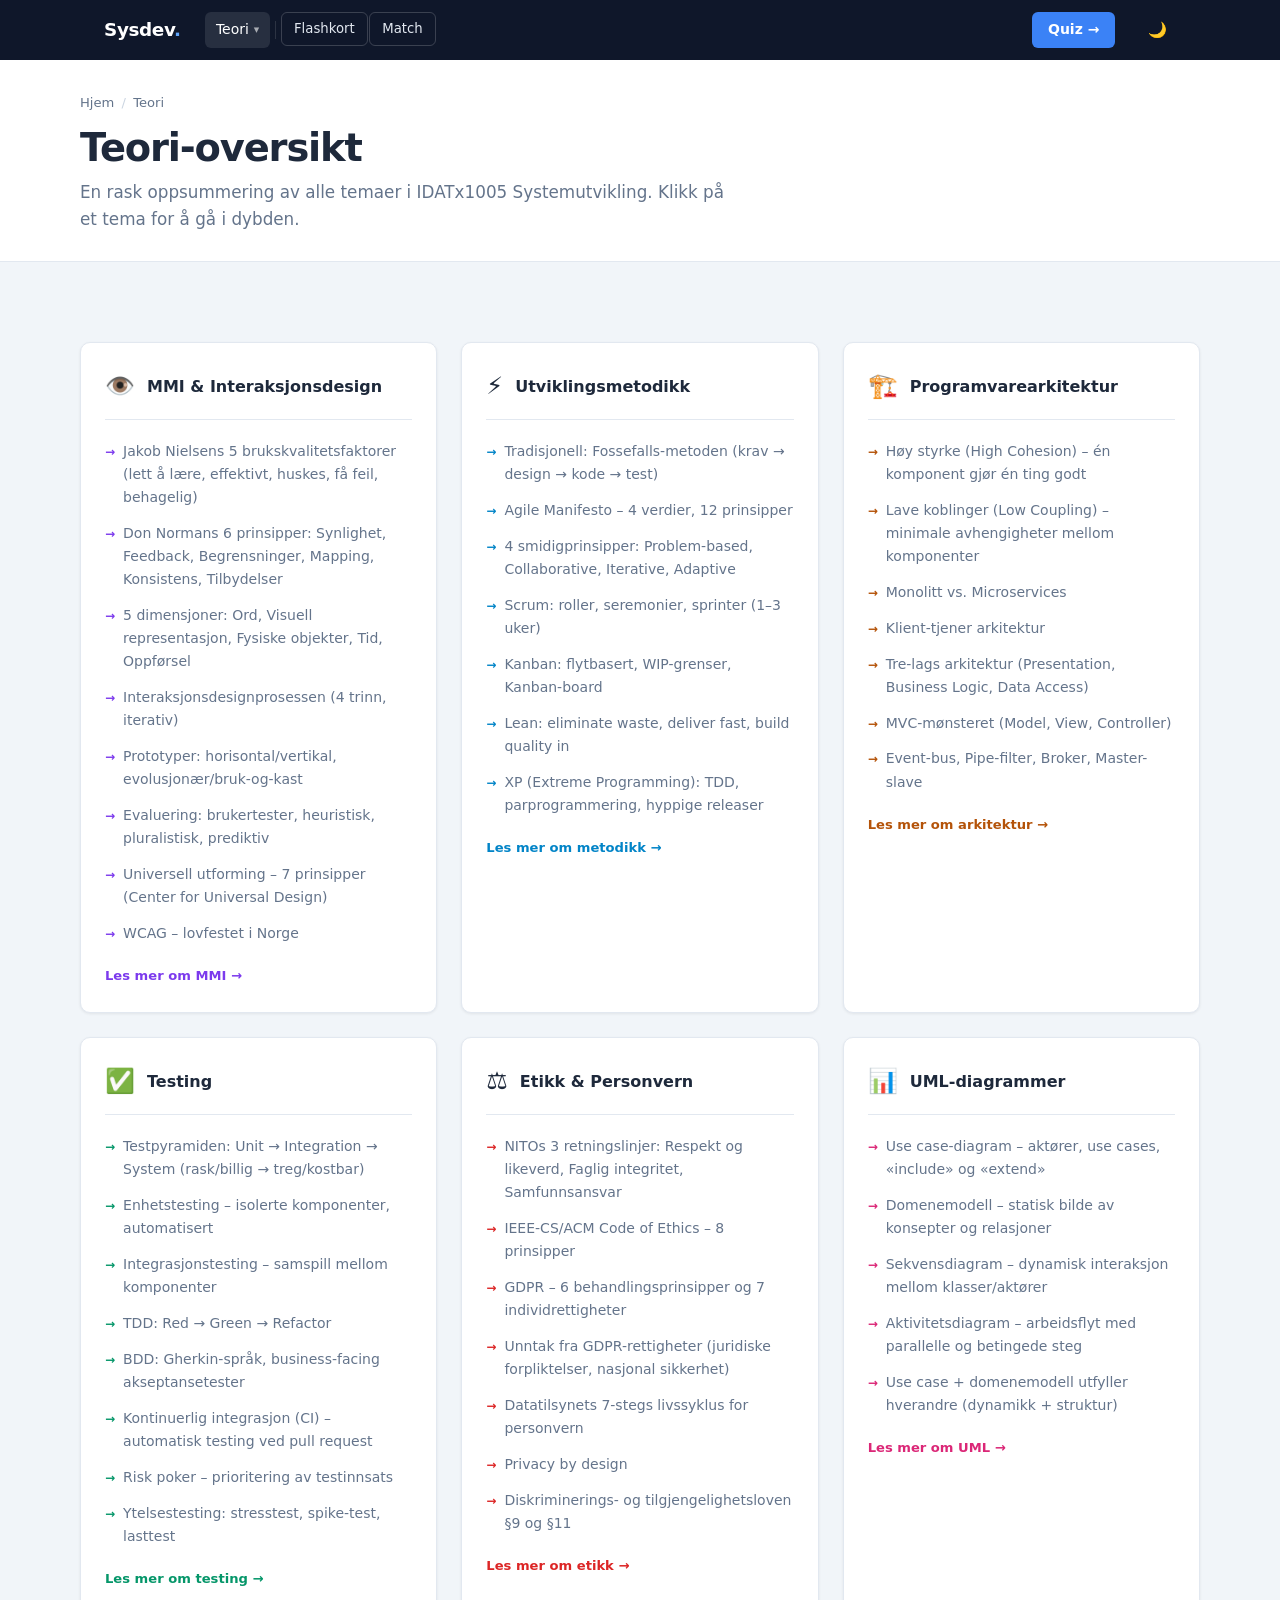
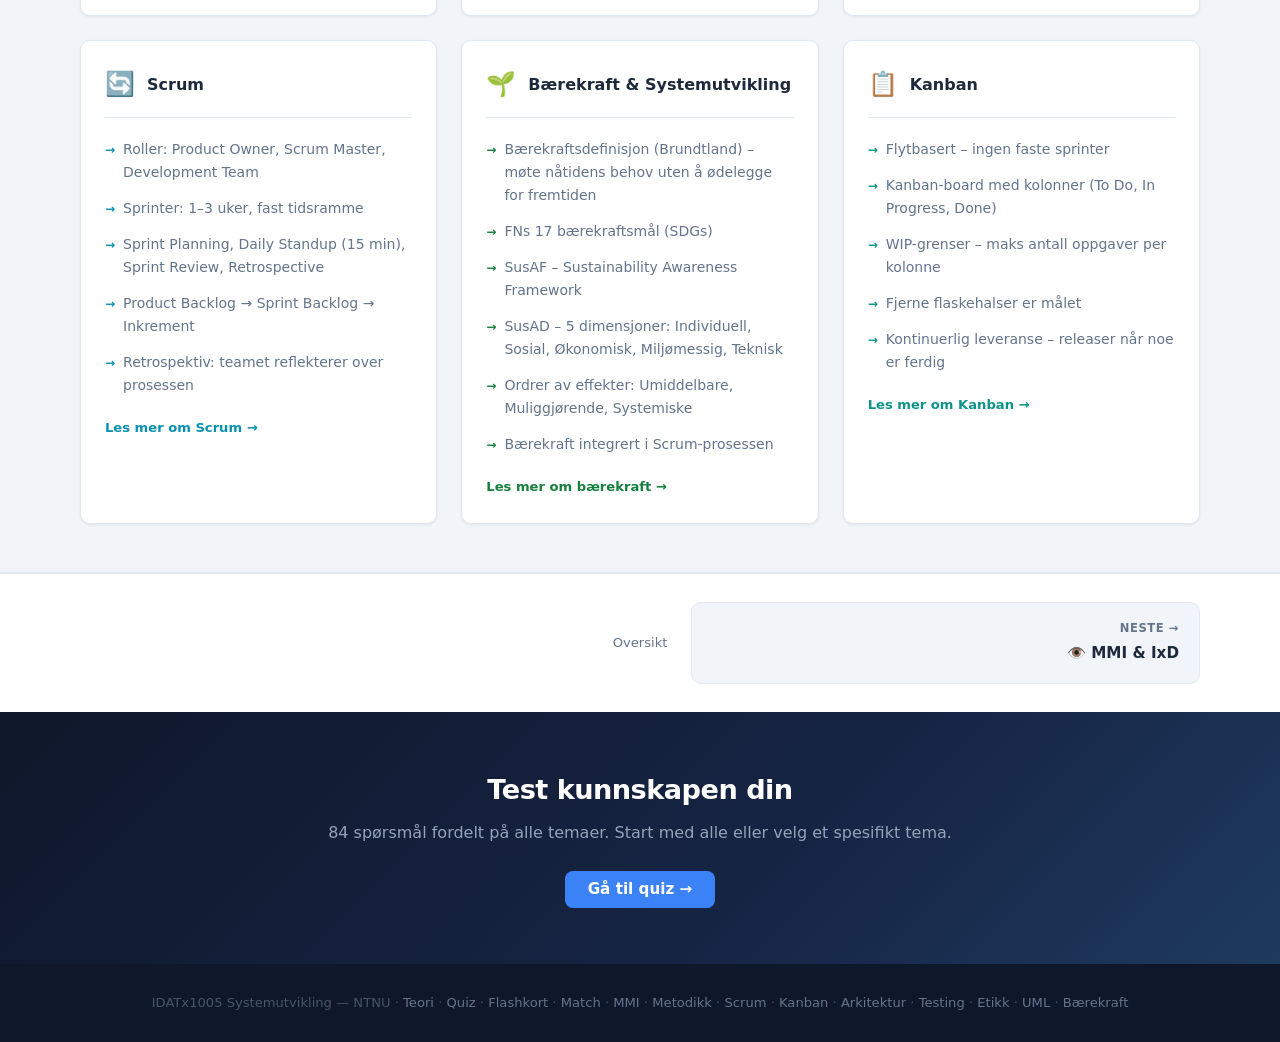
<file: teori/index.html>
<!DOCTYPE html>
<html lang="no">
<head>
  <meta charset="UTF-8">
  <meta name="viewport" content="width=device-width, initial-scale=1.0">
  <link rel="icon" href="/favicon.svg" type="image/svg+xml">
  <link rel="stylesheet" href="/style.css">
  <title>Teori-oversikt – Systemutvikling</title>
  <script>!function(){var t=localStorage.getItem("theme");if(t)document.documentElement.setAttribute("data-theme",t);else if(window.matchMedia("(prefers-color-scheme: dark)").matches)document.documentElement.setAttribute("data-theme","dark")}();</script>
</head>
<body>

<header id="site-header"></header>

<div class="page-header">
  <div class="page-header-inner">
    <div class="breadcrumb">
      <a href="/">Hjem</a>
      <span class="breadcrumb-sep">/</span>
      <span>Teori</span>
    </div>
    <h1>Teori-oversikt</h1>
    <p class="lead">En rask oppsummering av alle temaer i IDATx1005 Systemutvikling. Klikk på et tema for å gå i dybden.</p>
  </div>
</div>

<main>
  <section class="section">
    <div class="section-inner">
      <div class="teori-grid">

        <!-- MMI -->
        <div class="teori-card" style="--accent: var(--c-mmi)">
          <div class="teori-card-header">
            <span class="icon">👁️</span>
            <h3>MMI & Interaksjonsdesign</h3>
          </div>
          <ul>
            <li>Jakob Nielsens 5 brukskvalitetsfaktorer (lett å lære, effektivt, huskes, få feil, behagelig)</li>
            <li>Don Normans 6 prinsipper: Synlighet, Feedback, Begrensninger, Mapping, Konsistens, Tilbydelser</li>
            <li>5 dimensjoner: Ord, Visuell representasjon, Fysiske objekter, Tid, Oppførsel</li>
            <li>Interaksjonsdesignprosessen (4 trinn, iterativ)</li>
            <li>Prototyper: horisontal/vertikal, evolusjonær/bruk-og-kast</li>
            <li>Evaluering: brukertester, heuristisk, pluralistisk, prediktiv</li>
            <li>Universell utforming – 7 prinsipper (Center for Universal Design)</li>
            <li>WCAG – lovfestet i Norge</li>
          </ul>
          <a href="/mmi/" class="teori-card-link">Les mer om MMI →</a>
        </div>

        <!-- Metodikk -->
        <div class="teori-card" style="--accent: var(--c-metodikk)">
          <div class="teori-card-header">
            <span class="icon">⚡</span>
            <h3>Utviklingsmetodikk</h3>
          </div>
          <ul>
            <li>Tradisjonell: Fossefalls-metoden (krav → design → kode → test)</li>
            <li>Agile Manifesto – 4 verdier, 12 prinsipper</li>
            <li>4 smidigprinsipper: Problem-based, Collaborative, Iterative, Adaptive</li>
            <li>Scrum: roller, seremonier, sprinter (1–3 uker)</li>
            <li>Kanban: flytbasert, WIP-grenser, Kanban-board</li>
            <li>Lean: eliminate waste, deliver fast, build quality in</li>
            <li>XP (Extreme Programming): TDD, parprogrammering, hyppige releaser</li>
          </ul>
          <a href="/metodikk/" class="teori-card-link">Les mer om metodikk →</a>
        </div>

        <!-- Arkitektur -->
        <div class="teori-card" style="--accent: var(--c-arkitektur)">
          <div class="teori-card-header">
            <span class="icon">🏗️</span>
            <h3>Programvarearkitektur</h3>
          </div>
          <ul>
            <li>Høy styrke (High Cohesion) – én komponent gjør én ting godt</li>
            <li>Lave koblinger (Low Coupling) – minimale avhengigheter mellom komponenter</li>
            <li>Monolitt vs. Microservices</li>
            <li>Klient-tjener arkitektur</li>
            <li>Tre-lags arkitektur (Presentation, Business Logic, Data Access)</li>
            <li>MVC-mønsteret (Model, View, Controller)</li>
            <li>Event-bus, Pipe-filter, Broker, Master-slave</li>
          </ul>
          <a href="/arkitektur/" class="teori-card-link">Les mer om arkitektur →</a>
        </div>

        <!-- Testing -->
        <div class="teori-card" style="--accent: var(--c-testing)">
          <div class="teori-card-header">
            <span class="icon">✅</span>
            <h3>Testing</h3>
          </div>
          <ul>
            <li>Testpyramiden: Unit → Integration → System (rask/billig → treg/kostbar)</li>
            <li>Enhetstesting – isolerte komponenter, automatisert</li>
            <li>Integrasjonstesting – samspill mellom komponenter</li>
            <li>TDD: Red → Green → Refactor</li>
            <li>BDD: Gherkin-språk, business-facing akseptansetester</li>
            <li>Kontinuerlig integrasjon (CI) – automatisk testing ved pull request</li>
            <li>Risk poker – prioritering av testinnsats</li>
            <li>Ytelsestesting: stresstest, spike-test, lasttest</li>
          </ul>
          <a href="/testing/" class="teori-card-link">Les mer om testing →</a>
        </div>

        <!-- Etikk -->
        <div class="teori-card" style="--accent: var(--c-etikk)">
          <div class="teori-card-header">
            <span class="icon">⚖️</span>
            <h3>Etikk & Personvern</h3>
          </div>
          <ul>
            <li>NITOs 3 retningslinjer: Respekt og likeverd, Faglig integritet, Samfunnsansvar</li>
            <li>IEEE-CS/ACM Code of Ethics – 8 prinsipper</li>
            <li>GDPR – 6 behandlingsprinsipper og 7 individrettigheter</li>
            <li>Unntak fra GDPR-rettigheter (juridiske forpliktelser, nasjonal sikkerhet)</li>
            <li>Datatilsynets 7-stegs livssyklus for personvern</li>
            <li>Privacy by design</li>
            <li>Diskriminerings- og tilgjengelighetsloven §9 og §11</li>
          </ul>
          <a href="/etikk/" class="teori-card-link">Les mer om etikk →</a>
        </div>

        <!-- UML -->
        <div class="teori-card" style="--accent: var(--c-uml)">
          <div class="teori-card-header">
            <span class="icon">📊</span>
            <h3>UML-diagrammer</h3>
          </div>
          <ul>
            <li>Use case-diagram – aktører, use cases, &laquo;include&raquo; og &laquo;extend&raquo;</li>
            <li>Domenemodell – statisk bilde av konsepter og relasjoner</li>
            <li>Sekvensdiagram – dynamisk interaksjon mellom klasser/aktører</li>
            <li>Aktivitetsdiagram – arbeidsflyt med parallelle og betingede steg</li>
            <li>Use case + domenemodell utfyller hverandre (dynamikk + struktur)</li>
          </ul>
          <a href="/uml/" class="teori-card-link">Les mer om UML →</a>
        </div>

        <!-- Scrum (sub-topic) -->
        <div class="teori-card" style="--accent: var(--c-scrum)">
          <div class="teori-card-header">
            <span class="icon">🔄</span>
            <h3>Scrum</h3>
          </div>
          <ul>
            <li>Roller: Product Owner, Scrum Master, Development Team</li>
            <li>Sprinter: 1–3 uker, fast tidsramme</li>
            <li>Sprint Planning, Daily Standup (15 min), Sprint Review, Retrospective</li>
            <li>Product Backlog → Sprint Backlog → Inkrement</li>
            <li>Retrospektiv: teamet reflekterer over prosessen</li>
          </ul>
          <a href="/scrum/" class="teori-card-link">Les mer om Scrum →</a>
        </div>

        <!-- Bærekraft -->
        <div class="teori-card" style="--accent: var(--c-baerekraft)">
          <div class="teori-card-header">
            <span class="icon">🌱</span>
            <h3>Bærekraft & Systemutvikling</h3>
          </div>
          <ul>
            <li>Bærekraftsdefinisjon (Brundtland) – møte nåtidens behov uten å ødelegge for fremtiden</li>
            <li>FNs 17 bærekraftsmål (SDGs)</li>
            <li>SusAF – Sustainability Awareness Framework</li>
            <li>SusAD – 5 dimensjoner: Individuell, Sosial, Økonomisk, Miljømessig, Teknisk</li>
            <li>Ordrer av effekter: Umiddelbare, Muliggjørende, Systemiske</li>
            <li>Bærekraft integrert i Scrum-prosessen</li>
          </ul>
          <a href="/baerekraft/" class="teori-card-link">Les mer om bærekraft →</a>
        </div>

        <!-- Kanban (sub-topic) -->
        <div class="teori-card" style="--accent: var(--c-kanban)">
          <div class="teori-card-header">
            <span class="icon">📋</span>
            <h3>Kanban</h3>
          </div>
          <ul>
            <li>Flytbasert – ingen faste sprinter</li>
            <li>Kanban-board med kolonner (To Do, In Progress, Done)</li>
            <li>WIP-grenser – maks antall oppgaver per kolonne</li>
            <li>Fjerne flaskehalser er målet</li>
            <li>Kontinuerlig leveranse – releaser når noe er ferdig</li>
          </ul>
          <a href="/kanban/" class="teori-card-link">Les mer om Kanban →</a>
        </div>

      </div>
    </div>
  </section>

  <section class="quiz-cta">
    <h2>Test kunnskapen din</h2>
    <p>84 spørsmål fordelt på alle temaer. Start med alle eller velg et spesifikt tema.</p>
    <a href="/quiz/" class="btn btn-primary">Gå til quiz →</a>
  </section>
</main>

<div id="site-footer"></div>
<script src="/nav.js"></script>
</body>
</html>
</file>
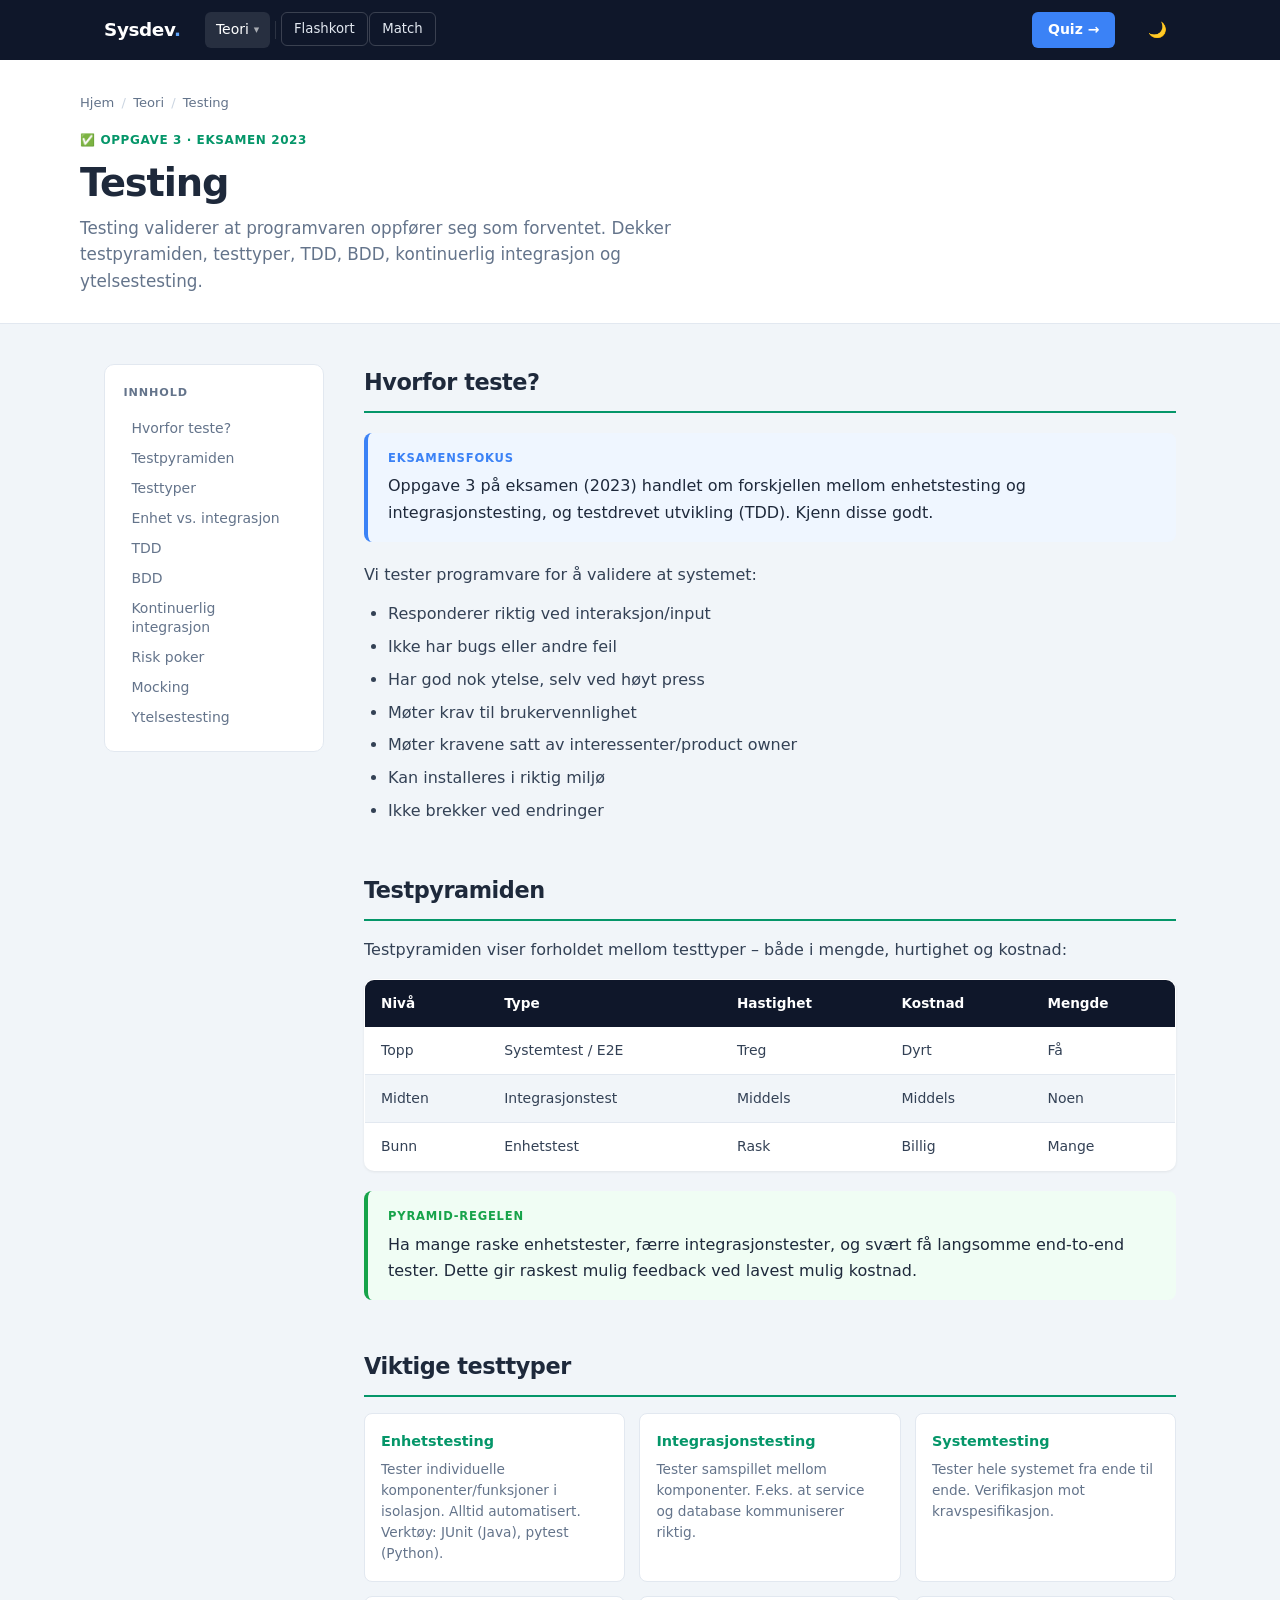
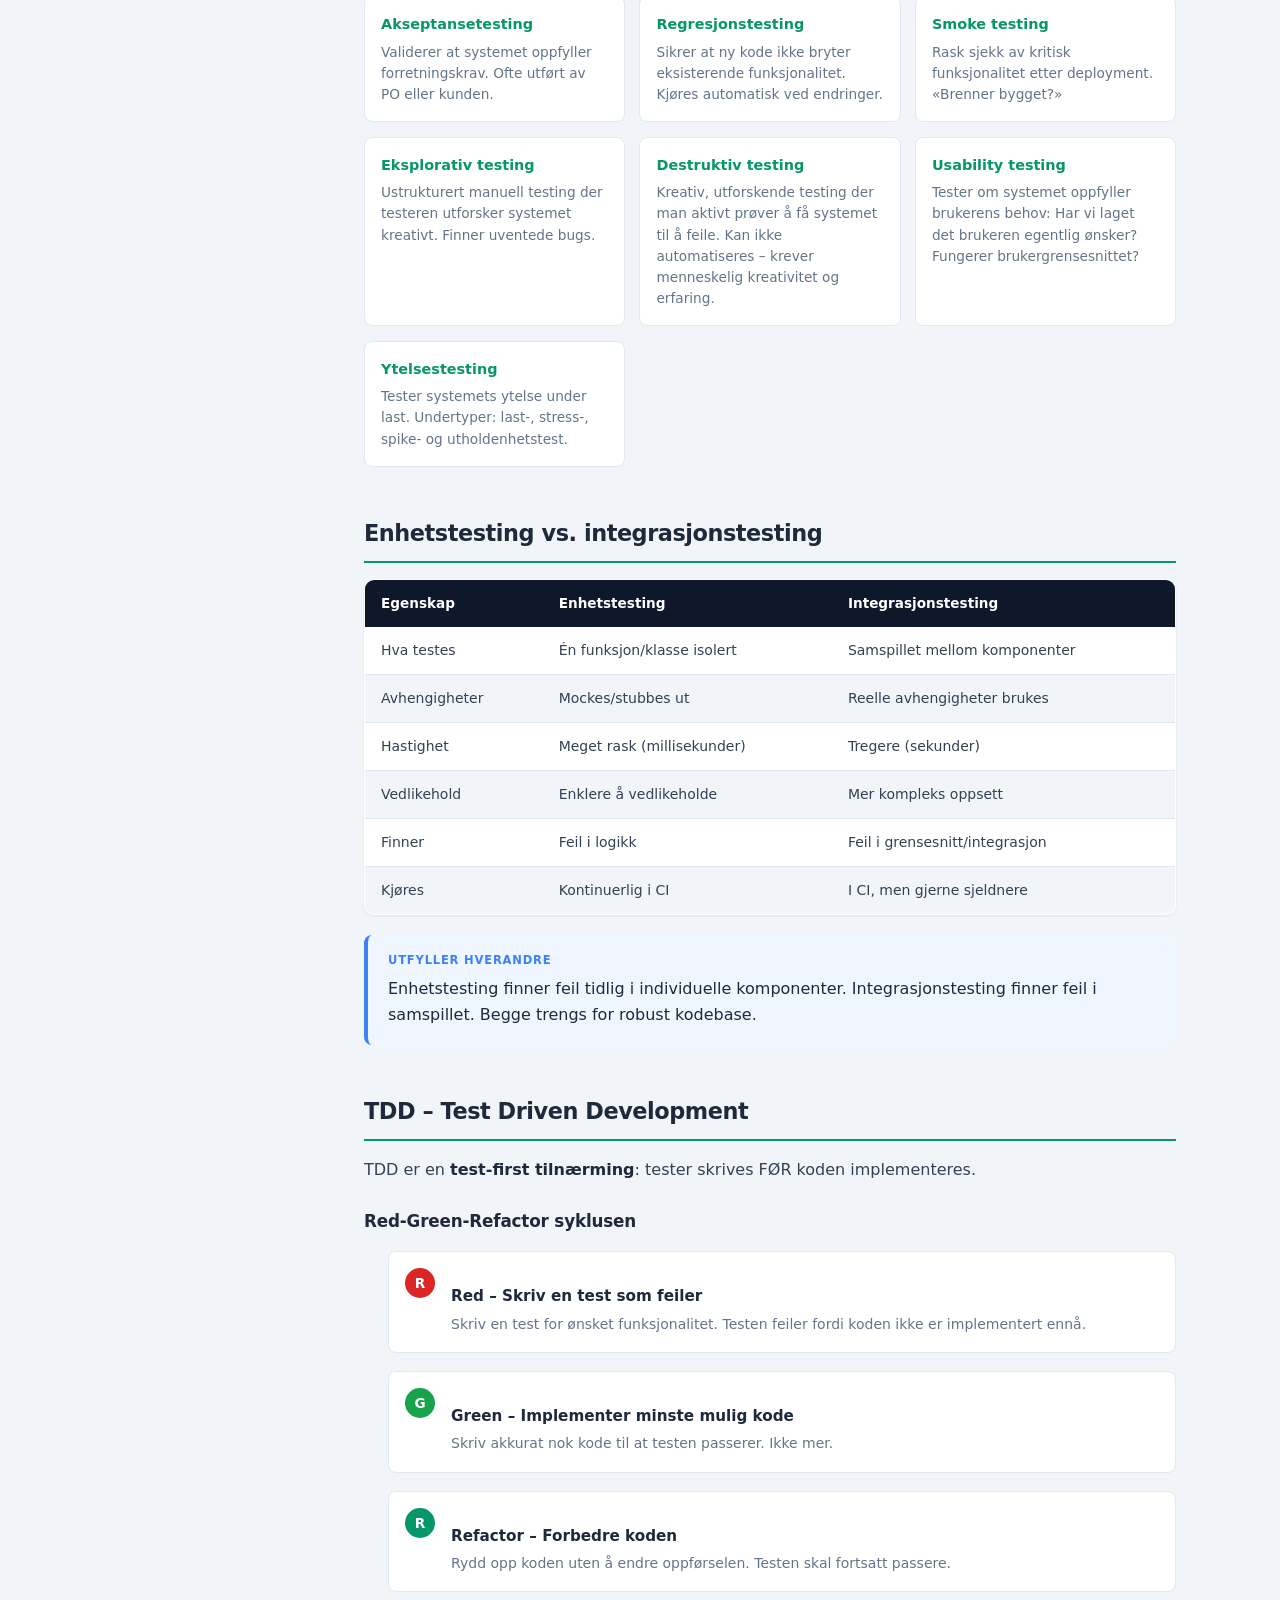
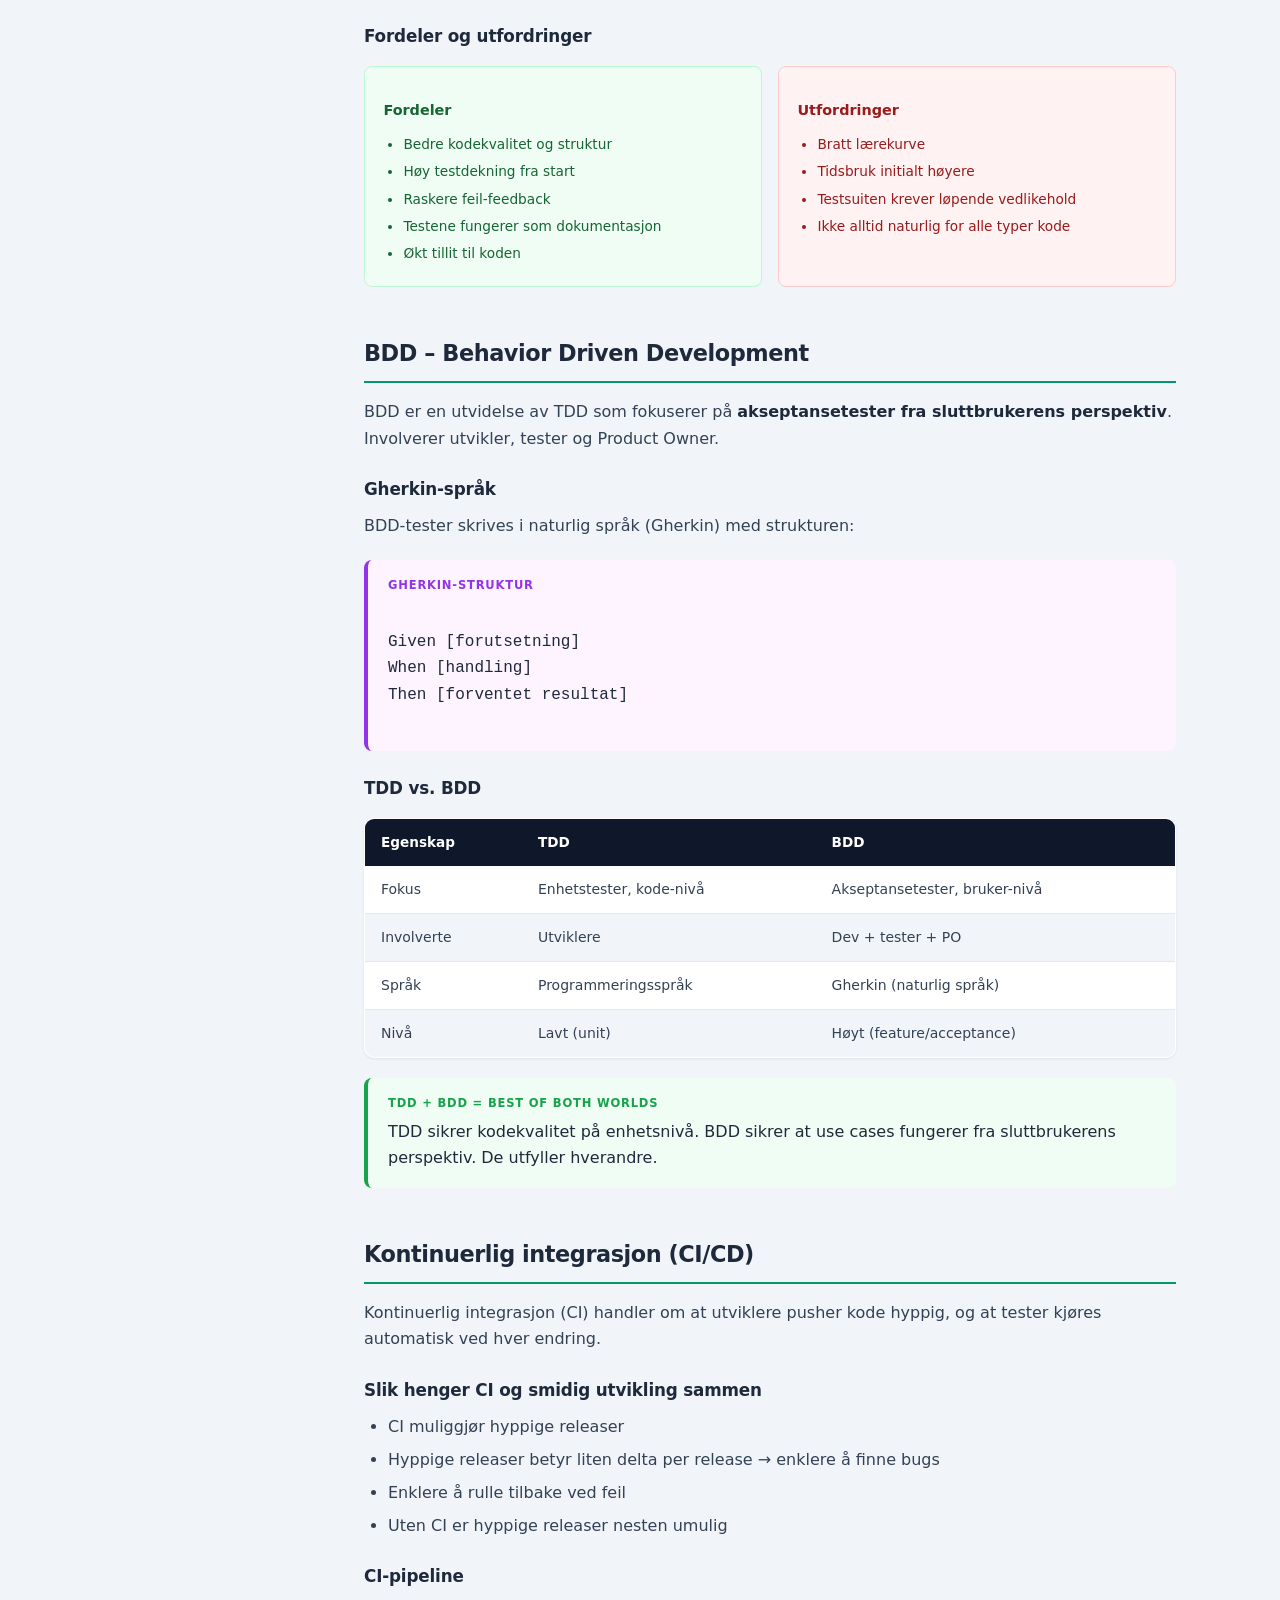
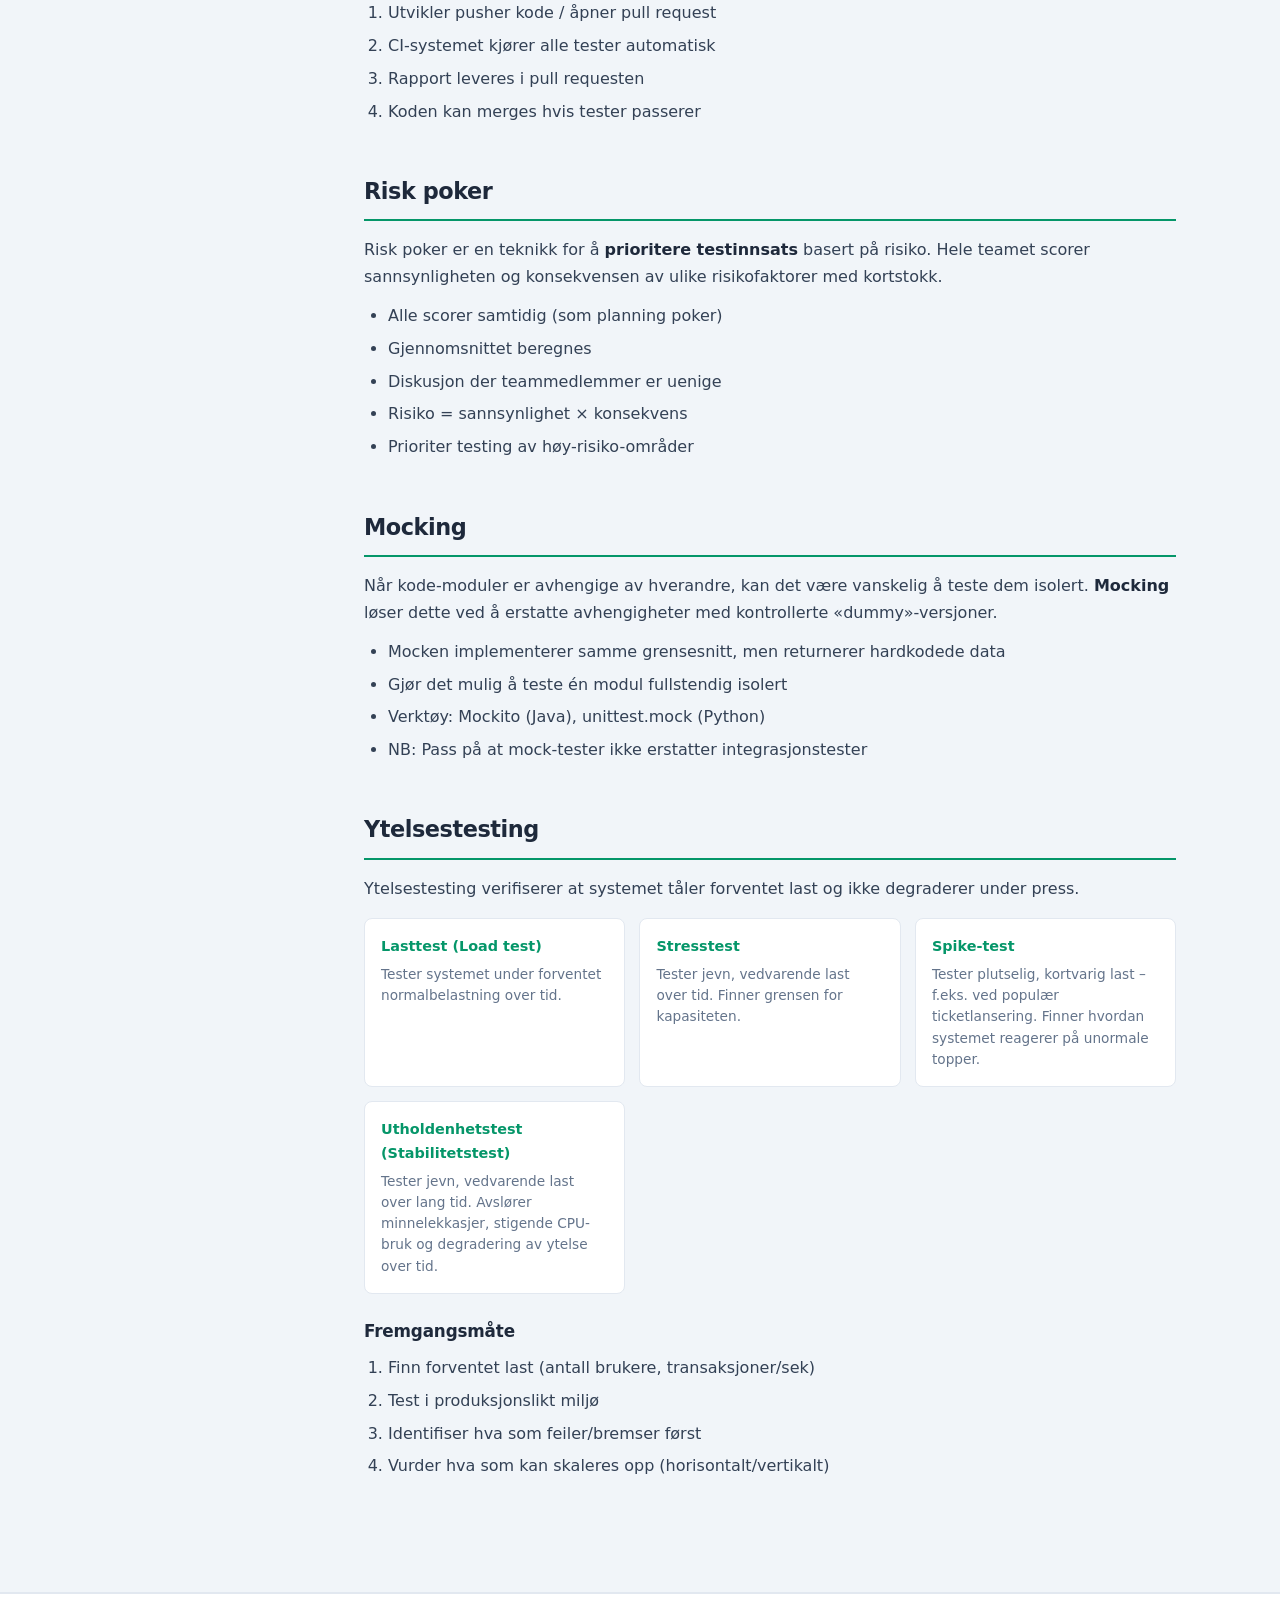
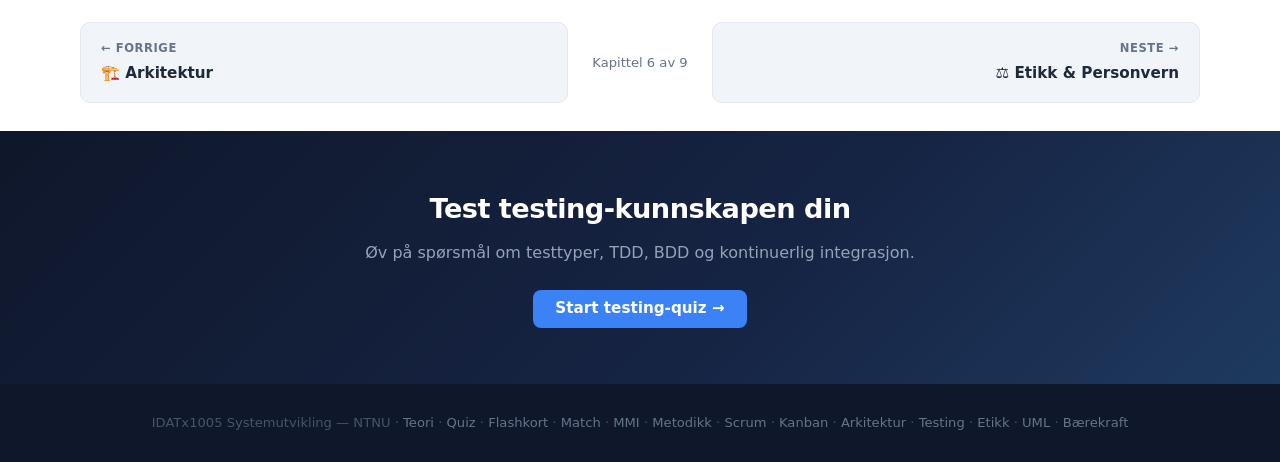
<file: testing/index.html>
<!DOCTYPE html>
<html lang="no">
<head>
  <meta charset="UTF-8">
  <meta name="viewport" content="width=device-width, initial-scale=1.0">
  <link rel="icon" href="/favicon.svg" type="image/svg+xml">
  <link rel="stylesheet" href="/style.css">
  <title>Testing – Systemutvikling</title>
  <script>!function(){var t=localStorage.getItem("theme");if(t)document.documentElement.setAttribute("data-theme",t);else if(window.matchMedia("(prefers-color-scheme: dark)").matches)document.documentElement.setAttribute("data-theme","dark")}();</script>
</head>
<body style="--accent: var(--c-testing)">

<header id="site-header"></header>

<div class="page-header">
  <div class="page-header-inner">
    <div class="breadcrumb">
      <a href="/">Hjem</a>
      <span class="breadcrumb-sep">/</span>
      <a href="/teori/">Teori</a>
      <span class="breadcrumb-sep">/</span>
      <span>Testing</span>
    </div>
    <div class="topic-tag">✅ Oppgave 3 · Eksamen 2023</div>
    <h1>Testing</h1>
    <p class="lead">Testing validerer at programvaren oppfører seg som forventet. Dekker testpyramiden, testtyper, TDD, BDD, kontinuerlig integrasjon og ytelsestesting.</p>
  </div>
</div>

<div class="two-col">

  <aside class="toc">
    <p class="toc-title">Innhold</p>
    <ul class="toc-list">
      <li><a href="#hvorfor">Hvorfor teste?</a></li>
      <li><a href="#pyramiden">Testpyramiden</a></li>
      <li><a href="#testtyper">Testtyper</a></li>
      <li><a href="#enhet-vs-integrasjon">Enhet vs. integrasjon</a></li>
      <li><a href="#tdd">TDD</a></li>
      <li><a href="#bdd">BDD</a></li>
      <li><a href="#ci">Kontinuerlig integrasjon</a></li>
      <li><a href="#risk-poker">Risk poker</a></li>
      <li><a href="#mocking">Mocking</a></li>
      <li><a href="#ytelse">Ytelsestesting</a></li>
    </ul>
  </aside>

  <article class="article">

    <section id="hvorfor">
      <h2>Hvorfor teste?</h2>
      <div class="callout">
        <strong>Eksamensfokus</strong>
        Oppgave 3 på eksamen (2023) handlet om forskjellen mellom enhetstesting og integrasjonstesting, og testdrevet utvikling (TDD). Kjenn disse godt.
      </div>
      <p>Vi tester programvare for å validere at systemet:</p>
      <ul>
        <li>Responderer riktig ved interaksjon/input</li>
        <li>Ikke har bugs eller andre feil</li>
        <li>Har god nok ytelse, selv ved høyt press</li>
        <li>Møter krav til brukervennlighet</li>
        <li>Møter kravene satt av interessenter/product owner</li>
        <li>Kan installeres i riktig miljø</li>
        <li>Ikke brekker ved endringer</li>
      </ul>
    </section>

    <section id="pyramiden">
      <h2>Testpyramiden</h2>
      <p>Testpyramiden viser forholdet mellom testtyper – både i mengde, hurtighet og kostnad:</p>

      <table class="compare-table">
        <thead>
          <tr><th>Nivå</th><th>Type</th><th>Hastighet</th><th>Kostnad</th><th>Mengde</th></tr>
        </thead>
        <tbody>
          <tr><td>Topp</td><td>Systemtest / E2E</td><td>Treg</td><td>Dyrt</td><td>Få</td></tr>
          <tr><td>Midten</td><td>Integrasjonstest</td><td>Middels</td><td>Middels</td><td>Noen</td></tr>
          <tr><td>Bunn</td><td>Enhetstest</td><td>Rask</td><td>Billig</td><td>Mange</td></tr>
        </tbody>
      </table>

      <div class="callout callout-tip">
        <strong>Pyramid-regelen</strong>
        Ha mange raske enhetstester, færre integrasjonstester, og svært få langsomme end-to-end tester. Dette gir raskest mulig feedback ved lavest mulig kostnad.
      </div>
    </section>

    <section id="testtyper">
      <h2>Viktige testtyper</h2>
      <div class="term-grid">
        <dl class="term-card">
          <dt>Enhetstesting</dt>
          <dd>Tester individuelle komponenter/funksjoner i isolasjon. Alltid automatisert. Verktøy: JUnit (Java), pytest (Python).</dd>
        </dl>
        <dl class="term-card">
          <dt>Integrasjonstesting</dt>
          <dd>Tester samspillet mellom komponenter. F.eks. at service og database kommuniserer riktig.</dd>
        </dl>
        <dl class="term-card">
          <dt>Systemtesting</dt>
          <dd>Tester hele systemet fra ende til ende. Verifikasjon mot kravspesifikasjon.</dd>
        </dl>
        <dl class="term-card">
          <dt>Akseptansetesting</dt>
          <dd>Validerer at systemet oppfyller forretningskrav. Ofte utført av PO eller kunden.</dd>
        </dl>
        <dl class="term-card">
          <dt>Regresjonstesting</dt>
          <dd>Sikrer at ny kode ikke bryter eksisterende funksjonalitet. Kjøres automatisk ved endringer.</dd>
        </dl>
        <dl class="term-card">
          <dt>Smoke testing</dt>
          <dd>Rask sjekk av kritisk funksjonalitet etter deployment. «Brenner bygget?»</dd>
        </dl>
        <dl class="term-card">
          <dt>Eksplorativ testing</dt>
          <dd>Ustrukturert manuell testing der testeren utforsker systemet kreativt. Finner uventede bugs.</dd>
        </dl>
        <dl class="term-card">
          <dt>Destruktiv testing</dt>
          <dd>Kreativ, utforskende testing der man aktivt prøver å få systemet til å feile. Kan ikke automatiseres – krever menneskelig kreativitet og erfaring.</dd>
        </dl>
        <dl class="term-card">
          <dt>Usability testing</dt>
          <dd>Tester om systemet oppfyller brukerens behov: Har vi laget det brukeren egentlig ønsker? Fungerer brukergrensesnittet?</dd>
        </dl>
        <dl class="term-card">
          <dt>Ytelsestesting</dt>
          <dd>Tester systemets ytelse under last. Undertyper: last-, stress-, spike- og utholdenhetstest.</dd>
        </dl>
      </div>
    </section>

    <section id="enhet-vs-integrasjon">
      <h2>Enhetstesting vs. integrasjonstesting</h2>
      <table class="compare-table">
        <thead>
          <tr><th>Egenskap</th><th>Enhetstesting</th><th>Integrasjonstesting</th></tr>
        </thead>
        <tbody>
          <tr><td>Hva testes</td><td>Én funksjon/klasse isolert</td><td>Samspillet mellom komponenter</td></tr>
          <tr><td>Avhengigheter</td><td>Mockes/stubbes ut</td><td>Reelle avhengigheter brukes</td></tr>
          <tr><td>Hastighet</td><td>Meget rask (millisekunder)</td><td>Tregere (sekunder)</td></tr>
          <tr><td>Vedlikehold</td><td>Enklere å vedlikeholde</td><td>Mer kompleks oppsett</td></tr>
          <tr><td>Finner</td><td>Feil i logikk</td><td>Feil i grensesnitt/integrasjon</td></tr>
          <tr><td>Kjøres</td><td>Kontinuerlig i CI</td><td>I CI, men gjerne sjeldnere</td></tr>
        </tbody>
      </table>

      <div class="callout">
        <strong>Utfyller hverandre</strong>
        Enhetstesting finner feil tidlig i individuelle komponenter. Integrasjonstesting finner feil i samspillet. Begge trengs for robust kodebase.
      </div>
    </section>

    <section id="tdd">
      <h2>TDD – Test Driven Development</h2>
      <p>TDD er en <strong>test-first tilnærming</strong>: tester skrives FØR koden implementeres.</p>

      <h3>Red-Green-Refactor syklusen</h3>
      <ol class="steps">
        <li class="step">
          <div class="step-num" style="background:#dc2626">R</div>
          <div class="step-content">
            <h4>Red – Skriv en test som feiler</h4>
            <p>Skriv en test for ønsket funksjonalitet. Testen feiler fordi koden ikke er implementert ennå.</p>
          </div>
        </li>
        <li class="step">
          <div class="step-num" style="background:#16a34a">G</div>
          <div class="step-content">
            <h4>Green – Implementer minste mulig kode</h4>
            <p>Skriv akkurat nok kode til at testen passerer. Ikke mer.</p>
          </div>
        </li>
        <li class="step">
          <div class="step-num">R</div>
          <div class="step-content">
            <h4>Refactor – Forbedre koden</h4>
            <p>Rydd opp koden uten å endre oppførselen. Testen skal fortsatt passere.</p>
          </div>
        </li>
      </ol>

      <h3>Fordeler og utfordringer</h3>
      <div class="pros-cons">
        <div class="pros">
          <h4>Fordeler</h4>
          <ul>
            <li>Bedre kodekvalitet og struktur</li>
            <li>Høy testdekning fra start</li>
            <li>Raskere feil-feedback</li>
            <li>Testene fungerer som dokumentasjon</li>
            <li>Økt tillit til koden</li>
          </ul>
        </div>
        <div class="cons">
          <h4>Utfordringer</h4>
          <ul>
            <li>Bratt lærekurve</li>
            <li>Tidsbruk initialt høyere</li>
            <li>Testsuiten krever løpende vedlikehold</li>
            <li>Ikke alltid naturlig for alle typer kode</li>
          </ul>
        </div>
      </div>
    </section>

    <section id="bdd">
      <h2>BDD – Behavior Driven Development</h2>
      <p>BDD er en utvidelse av TDD som fokuserer på <strong>akseptansetester fra sluttbrukerens perspektiv</strong>. Involverer utvikler, tester og Product Owner.</p>

      <h3>Gherkin-språk</h3>
      <p>BDD-tester skrives i naturlig språk (Gherkin) med strukturen:</p>
      <div class="callout callout-important">
        <strong>Gherkin-struktur</strong>
        <code style="font-family: monospace; display:block; margin-top:.5rem; white-space:pre">
Given [forutsetning]
When [handling]
Then [forventet resultat]
        </code>
      </div>

      <h3>TDD vs. BDD</h3>
      <table class="compare-table">
        <thead>
          <tr><th>Egenskap</th><th>TDD</th><th>BDD</th></tr>
        </thead>
        <tbody>
          <tr><td>Fokus</td><td>Enhetstester, kode-nivå</td><td>Akseptansetester, bruker-nivå</td></tr>
          <tr><td>Involverte</td><td>Utviklere</td><td>Dev + tester + PO</td></tr>
          <tr><td>Språk</td><td>Programmeringsspråk</td><td>Gherkin (naturlig språk)</td></tr>
          <tr><td>Nivå</td><td>Lavt (unit)</td><td>Høyt (feature/acceptance)</td></tr>
        </tbody>
      </table>

      <div class="callout callout-tip">
        <strong>TDD + BDD = best of both worlds</strong>
        TDD sikrer kodekvalitet på enhetsnivå. BDD sikrer at use cases fungerer fra sluttbrukerens perspektiv. De utfyller hverandre.
      </div>
    </section>

    <section id="ci">
      <h2>Kontinuerlig integrasjon (CI/CD)</h2>
      <p>Kontinuerlig integrasjon (CI) handler om at utviklere pusher kode hyppig, og at tester kjøres automatisk ved hver endring.</p>

      <h3>Slik henger CI og smidig utvikling sammen</h3>
      <ul>
        <li>CI muliggjør hyppige releaser</li>
        <li>Hyppige releaser betyr liten delta per release → enklere å finne bugs</li>
        <li>Enklere å rulle tilbake ved feil</li>
        <li>Uten CI er hyppige releaser nesten umulig</li>
      </ul>

      <h3>CI-pipeline</h3>
      <ol>
        <li>Utvikler pusher kode / åpner pull request</li>
        <li>CI-systemet kjører alle tester automatisk</li>
        <li>Rapport leveres i pull requesten</li>
        <li>Koden kan merges hvis tester passerer</li>
      </ol>
    </section>

    <section id="risk-poker">
      <h2>Risk poker</h2>
      <p>Risk poker er en teknikk for å <strong>prioritere testinnsats</strong> basert på risiko. Hele teamet scorer sannsynligheten og konsekvensen av ulike risikofaktorer med kortstokk.</p>
      <ul>
        <li>Alle scorer samtidig (som planning poker)</li>
        <li>Gjennomsnittet beregnes</li>
        <li>Diskusjon der teammedlemmer er uenige</li>
        <li>Risiko = sannsynlighet × konsekvens</li>
        <li>Prioriter testing av høy-risiko-områder</li>
      </ul>
    </section>

    <section id="mocking">
      <h2>Mocking</h2>
      <p>Når kode-moduler er avhengige av hverandre, kan det være vanskelig å teste dem isolert. <strong>Mocking</strong> løser dette ved å erstatte avhengigheter med kontrollerte «dummy»-versjoner.</p>
      <ul>
        <li>Mocken implementerer samme grensesnitt, men returnerer hardkodede data</li>
        <li>Gjør det mulig å teste én modul fullstendig isolert</li>
        <li>Verktøy: Mockito (Java), unittest.mock (Python)</li>
        <li>NB: Pass på at mock-tester ikke erstatter integrasjonstester</li>
      </ul>
    </section>

    <section id="ytelse">
      <h2>Ytelsestesting</h2>
      <p>Ytelsestesting verifiserer at systemet tåler forventet last og ikke degraderer under press.</p>
      <div class="term-grid">
        <dl class="term-card">
          <dt>Lasttest (Load test)</dt>
          <dd>Tester systemet under forventet normalbelastning over tid.</dd>
        </dl>
        <dl class="term-card">
          <dt>Stresstest</dt>
          <dd>Tester jevn, vedvarende last over tid. Finner grensen for kapasiteten.</dd>
        </dl>
        <dl class="term-card">
          <dt>Spike-test</dt>
          <dd>Tester plutselig, kortvarig last – f.eks. ved populær ticketlansering. Finner hvordan systemet reagerer på unormale topper.</dd>
        </dl>
        <dl class="term-card">
          <dt>Utholdenhetstest (Stabilitetstest)</dt>
          <dd>Tester jevn, vedvarende last over lang tid. Avslører minnelekkasjer, stigende CPU-bruk og degradering av ytelse over tid.</dd>
        </dl>
      </div>

      <h3>Fremgangsmåte</h3>
      <ol>
        <li>Finn forventet last (antall brukere, transaksjoner/sek)</li>
        <li>Test i produksjonslikt miljø</li>
        <li>Identifiser hva som feiler/bremser først</li>
        <li>Vurder hva som kan skaleres opp (horisontalt/vertikalt)</li>
      </ol>
    </section>

  </article>
</div>

<section class="quiz-cta">
  <h2>Test testing-kunnskapen din</h2>
  <p>Øv på spørsmål om testtyper, TDD, BDD og kontinuerlig integrasjon.</p>
  <a href="/quiz/?topic=testing" class="btn btn-primary">Start testing-quiz →</a>
</section>

<div id="site-footer"></div>
<script src="/nav.js"></script>
</body>
</html>
</file>
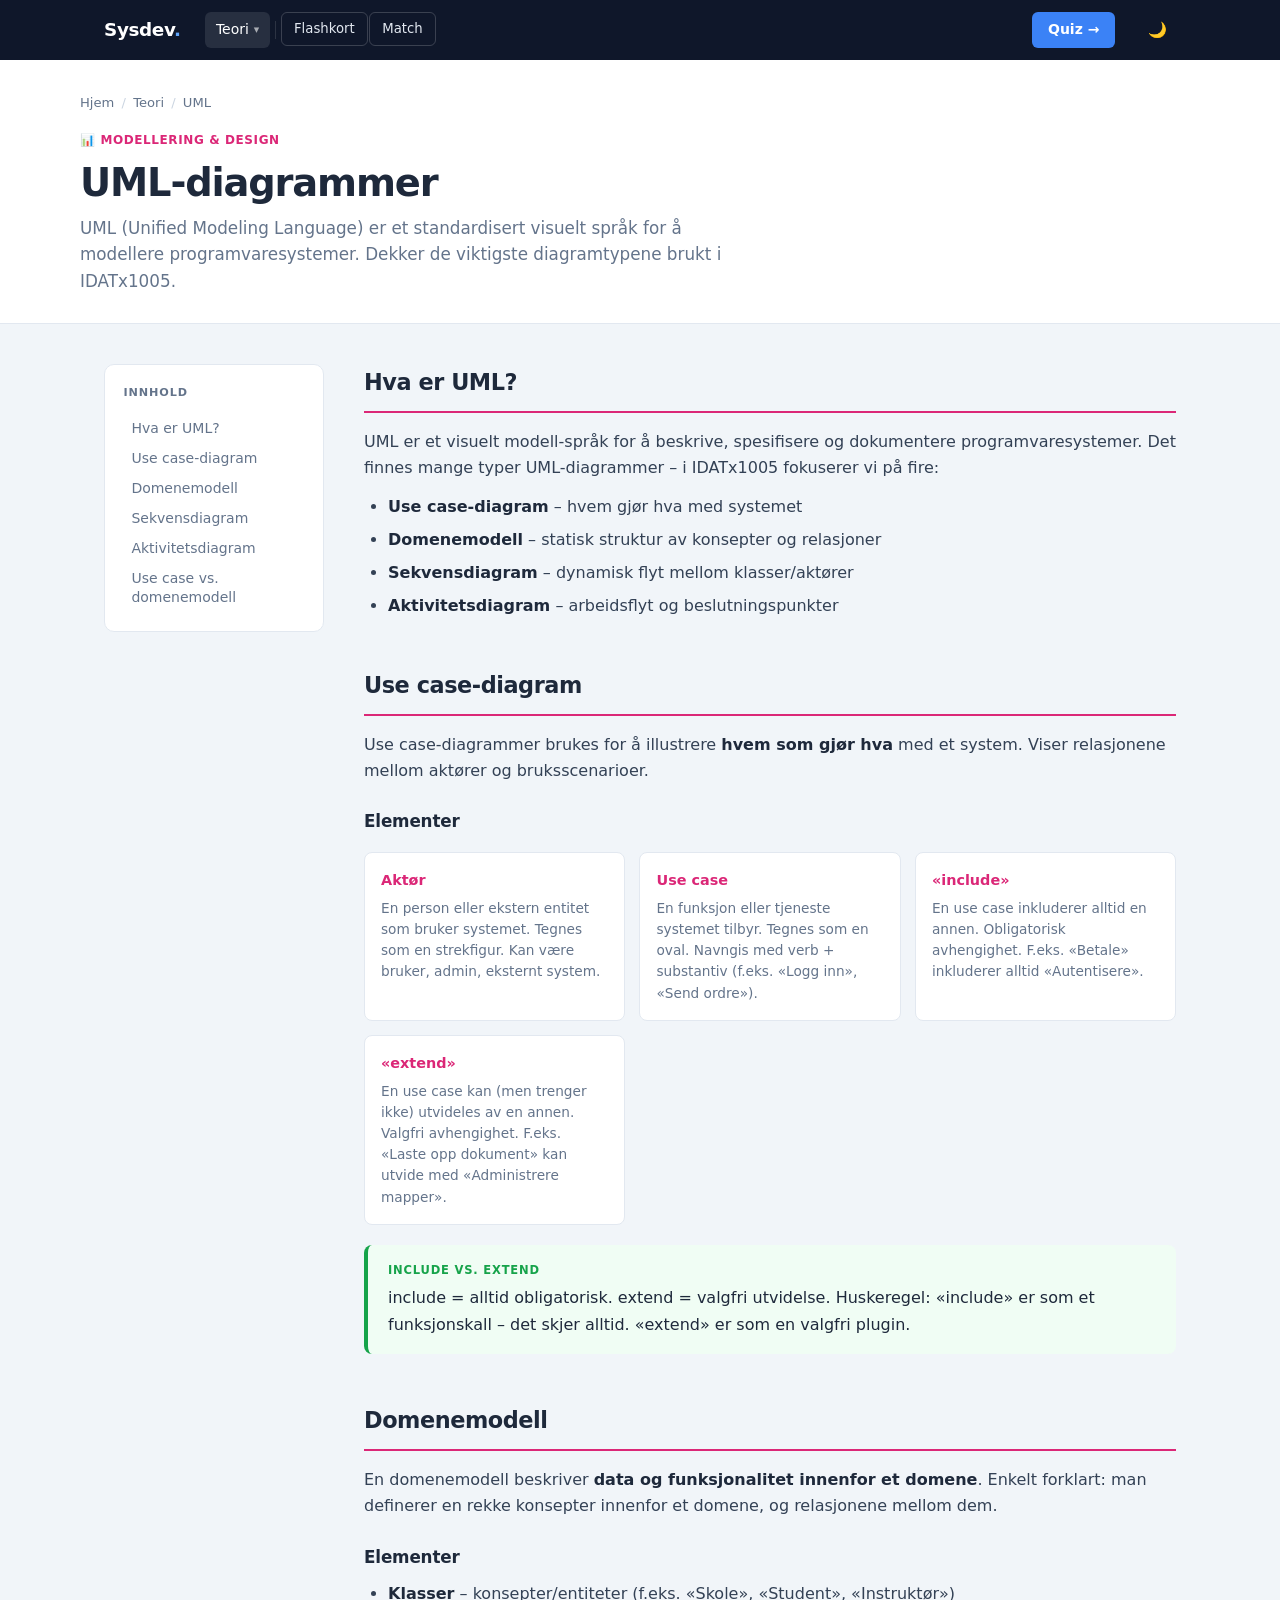
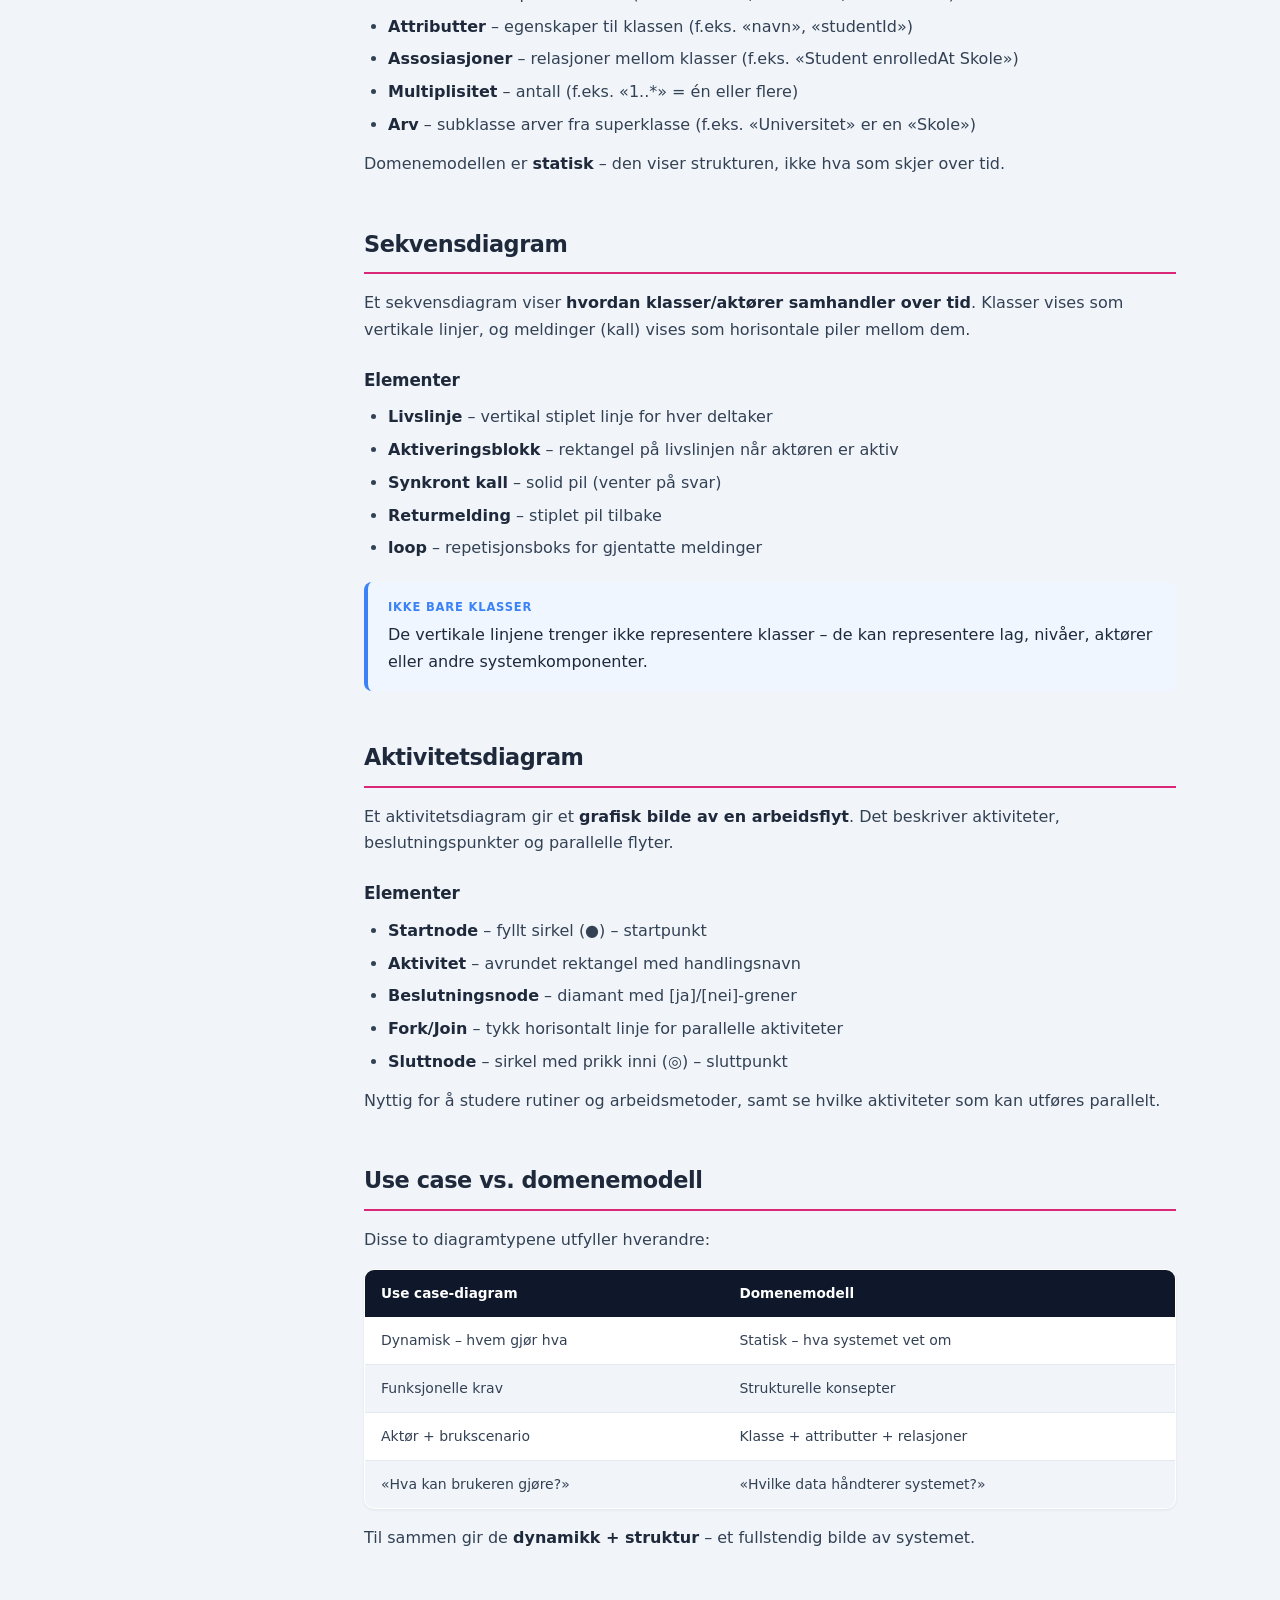
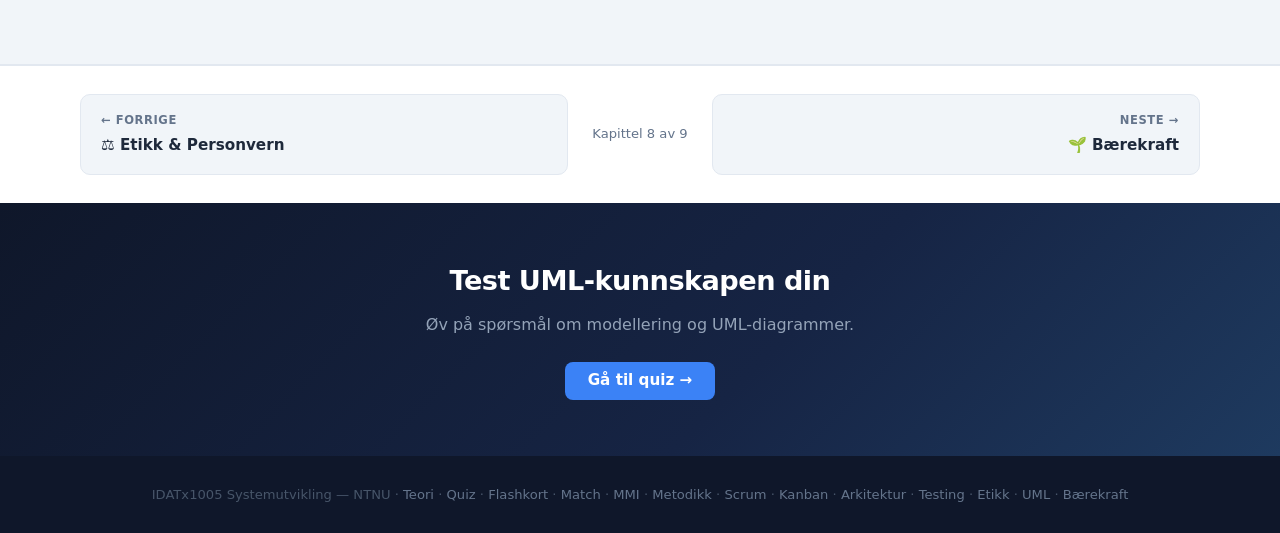
<file: uml/index.html>
<!DOCTYPE html>
<html lang="no">
<head>
  <meta charset="UTF-8">
  <meta name="viewport" content="width=device-width, initial-scale=1.0">
  <link rel="icon" href="/favicon.svg" type="image/svg+xml">
  <link rel="stylesheet" href="/style.css">
  <title>UML-diagrammer – Systemutvikling</title>
  <script>!function(){var t=localStorage.getItem("theme");if(t)document.documentElement.setAttribute("data-theme",t);else if(window.matchMedia("(prefers-color-scheme: dark)").matches)document.documentElement.setAttribute("data-theme","dark")}();</script>
</head>
<body style="--accent: var(--c-uml)">

<header id="site-header"></header>

<div class="page-header">
  <div class="page-header-inner">
    <div class="breadcrumb">
      <a href="/">Hjem</a>
      <span class="breadcrumb-sep">/</span>
      <a href="/teori/">Teori</a>
      <span class="breadcrumb-sep">/</span>
      <span>UML</span>
    </div>
    <div class="topic-tag">📊 Modellering & design</div>
    <h1>UML-diagrammer</h1>
    <p class="lead">UML (Unified Modeling Language) er et standardisert visuelt språk for å modellere programvaresystemer. Dekker de viktigste diagramtypene brukt i IDATx1005.</p>
  </div>
</div>

<div class="two-col">

  <aside class="toc">
    <p class="toc-title">Innhold</p>
    <ul class="toc-list">
      <li><a href="#hva-er-uml">Hva er UML?</a></li>
      <li><a href="#use-case">Use case-diagram</a></li>
      <li><a href="#domenemodell">Domenemodell</a></li>
      <li><a href="#sekvens">Sekvensdiagram</a></li>
      <li><a href="#aktivitet">Aktivitetsdiagram</a></li>
      <li><a href="#use-case-vs-domene">Use case vs. domenemodell</a></li>
    </ul>
  </aside>

  <article class="article">

    <section id="hva-er-uml">
      <h2>Hva er UML?</h2>
      <p>UML er et visuelt modell-språk for å beskrive, spesifisere og dokumentere programvaresystemer. Det finnes mange typer UML-diagrammer – i IDATx1005 fokuserer vi på fire:</p>
      <ul>
        <li><strong>Use case-diagram</strong> – hvem gjør hva med systemet</li>
        <li><strong>Domenemodell</strong> – statisk struktur av konsepter og relasjoner</li>
        <li><strong>Sekvensdiagram</strong> – dynamisk flyt mellom klasser/aktører</li>
        <li><strong>Aktivitetsdiagram</strong> – arbeidsflyt og beslutningspunkter</li>
      </ul>
    </section>

    <section id="use-case">
      <h2>Use case-diagram</h2>
      <p>Use case-diagrammer brukes for å illustrere <strong>hvem som gjør hva</strong> med et system. Viser relasjonene mellom aktører og bruksscenarioer.</p>

      <h3>Elementer</h3>
      <div class="term-grid">
        <dl class="term-card">
          <dt>Aktør</dt>
          <dd>En person eller ekstern entitet som bruker systemet. Tegnes som en strekfigur. Kan være bruker, admin, eksternt system.</dd>
        </dl>
        <dl class="term-card">
          <dt>Use case</dt>
          <dd>En funksjon eller tjeneste systemet tilbyr. Tegnes som en oval. Navngis med verb + substantiv (f.eks. «Logg inn», «Send ordre»).</dd>
        </dl>
        <dl class="term-card">
          <dt>&laquo;include&raquo;</dt>
          <dd>En use case inkluderer alltid en annen. Obligatorisk avhengighet. F.eks. «Betale» inkluderer alltid «Autentisere».</dd>
        </dl>
        <dl class="term-card">
          <dt>&laquo;extend&raquo;</dt>
          <dd>En use case kan (men trenger ikke) utvideles av en annen. Valgfri avhengighet. F.eks. «Laste opp dokument» kan utvide med «Administrere mapper».</dd>
        </dl>
      </div>

      <div class="callout callout-tip">
        <strong>include vs. extend</strong>
        include = alltid obligatorisk. extend = valgfri utvidelse. Huskeregel: «include» er som et funksjonskall – det skjer alltid. «extend» er som en valgfri plugin.
      </div>
    </section>

    <section id="domenemodell">
      <h2>Domenemodell</h2>
      <p>En domenemodell beskriver <strong>data og funksjonalitet innenfor et domene</strong>. Enkelt forklart: man definerer en rekke konsepter innenfor et domene, og relasjonene mellom dem.</p>

      <h3>Elementer</h3>
      <ul>
        <li><strong>Klasser</strong> – konsepter/entiteter (f.eks. «Skole», «Student», «Instruktør»)</li>
        <li><strong>Attributter</strong> – egenskaper til klassen (f.eks. «navn», «studentId»)</li>
        <li><strong>Assosiasjoner</strong> – relasjoner mellom klasser (f.eks. «Student enrolledAt Skole»)</li>
        <li><strong>Multiplisitet</strong> – antall (f.eks. «1..*» = én eller flere)</li>
        <li><strong>Arv</strong> – subklasse arver fra superklasse (f.eks. «Universitet» er en «Skole»)</li>
      </ul>

      <p>Domenemodellen er <strong>statisk</strong> – den viser strukturen, ikke hva som skjer over tid.</p>
    </section>

    <section id="sekvens">
      <h2>Sekvensdiagram</h2>
      <p>Et sekvensdiagram viser <strong>hvordan klasser/aktører samhandler over tid</strong>. Klasser vises som vertikale linjer, og meldinger (kall) vises som horisontale piler mellom dem.</p>

      <h3>Elementer</h3>
      <ul>
        <li><strong>Livslinje</strong> – vertikal stiplet linje for hver deltaker</li>
        <li><strong>Aktiveringsblokk</strong> – rektangel på livslinjen når aktøren er aktiv</li>
        <li><strong>Synkront kall</strong> – solid pil (venter på svar)</li>
        <li><strong>Returmelding</strong> – stiplet pil tilbake</li>
        <li><strong>loop</strong> – repetisjonsboks for gjentatte meldinger</li>
      </ul>

      <div class="callout">
        <strong>Ikke bare klasser</strong>
        De vertikale linjene trenger ikke representere klasser – de kan representere lag, nivåer, aktører eller andre systemkomponenter.
      </div>
    </section>

    <section id="aktivitet">
      <h2>Aktivitetsdiagram</h2>
      <p>Et aktivitetsdiagram gir et <strong>grafisk bilde av en arbeidsflyt</strong>. Det beskriver aktiviteter, beslutningspunkter og parallelle flyter.</p>

      <h3>Elementer</h3>
      <ul>
        <li><strong>Startnode</strong> – fyllt sirkel (●) – startpunkt</li>
        <li><strong>Aktivitet</strong> – avrundet rektangel med handlingsnavn</li>
        <li><strong>Beslutningsnode</strong> – diamant med [ja]/[nei]-grener</li>
        <li><strong>Fork/Join</strong> – tykk horisontalt linje for parallelle aktiviteter</li>
        <li><strong>Sluttnode</strong> – sirkel med prikk inni (◎) – sluttpunkt</li>
      </ul>

      <p>Nyttig for å studere rutiner og arbeidsmetoder, samt se hvilke aktiviteter som kan utføres parallelt.</p>
    </section>

    <section id="use-case-vs-domene">
      <h2>Use case vs. domenemodell</h2>
      <p>Disse to diagramtypene utfyller hverandre:</p>
      <table class="compare-table">
        <thead>
          <tr><th>Use case-diagram</th><th>Domenemodell</th></tr>
        </thead>
        <tbody>
          <tr><td>Dynamisk – hvem gjør hva</td><td>Statisk – hva systemet vet om</td></tr>
          <tr><td>Funksjonelle krav</td><td>Strukturelle konsepter</td></tr>
          <tr><td>Aktør + brukscenario</td><td>Klasse + attributter + relasjoner</td></tr>
          <tr><td>«Hva kan brukeren gjøre?»</td><td>«Hvilke data håndterer systemet?»</td></tr>
        </tbody>
      </table>
      <p>Til sammen gir de <strong>dynamikk + struktur</strong> – et fullstendig bilde av systemet.</p>
    </section>

  </article>
</div>

<section class="quiz-cta">
  <h2>Test UML-kunnskapen din</h2>
  <p>Øv på spørsmål om modellering og UML-diagrammer.</p>
  <a href="/quiz/" class="btn btn-primary">Gå til quiz →</a>
</section>

<div id="site-footer"></div>
<script src="/nav.js"></script>
</body>
</html>
</file>
<file: style.css>
/* ========================================
   SYSTEMUTVIKLING – DESIGN SYSTEM
   ======================================== */

*, *::before, *::after {
  box-sizing: border-box;
  margin: 0;
  padding: 0;
}

:root {
  --bg: #f1f5f9;
  --surface: #ffffff;
  --nav-bg: #0f172a;
  --text: #1e293b;
  --text-muted: #64748b;
  --border: #e2e8f0;
  --primary: #3b82f6;
  --primary-dark: #1d4ed8;
  --nav-h: 60px;
  --max-w: 1120px;
  --radius: 10px;
  --shadow-sm: 0 1px 3px rgba(0,0,0,.07);
  --shadow: 0 2px 8px rgba(0,0,0,.09);
  --shadow-md: 0 4px 16px rgba(0,0,0,.12);

  /* Topic accent colors */
  --c-mmi: #7c3aed;
  --c-metodikk: #0284c7;
  --c-scrum: #0891b2;
  --c-kanban: #0d9488;
  --c-arkitektur: #b45309;
  --c-testing: #059669;
  --c-etikk: #dc2626;
  --c-uml: #db2777;
  --c-prosjekt: #9333ea;
  --c-baerekraft: #15803d;
}

[data-theme="dark"] {
  --bg: #0d1117;
  --surface: #161b22;
  --nav-bg: #010409;
  --text: #e6edf3;
  --text-muted: #7d8590;
  --border: #30363d;
  --shadow-sm: 0 1px 3px rgba(0,0,0,.4);
  --shadow: 0 2px 8px rgba(0,0,0,.5);
  --shadow-md: 0 4px 16px rgba(0,0,0,.6);
}

html {
  font-size: 16px;
  scroll-behavior: smooth;
  transition: background-color .2s, color .2s;
}

body {
  font-family: 'Segoe UI', system-ui, -apple-system, BlinkMacSystemFont, sans-serif;
  background: var(--bg);
  color: var(--text);
  line-height: 1.65;
  min-height: 100vh;
  display: flex;
  flex-direction: column;
}

main {
  flex: 1;
}

a {
  color: var(--primary);
  text-decoration: none;
}
a:hover { text-decoration: underline; }
img { max-width: 100%; height: auto; display: block; }

/* ========================================
   NAVIGATION
   ======================================== */

.site-nav {
  background: var(--nav-bg);
  height: var(--nav-h);
  position: sticky;
  top: 0;
  z-index: 200;
  box-shadow: 0 1px 0 rgba(255,255,255,.06);
}

.nav-inner {
  max-width: var(--max-w);
  margin: 0 auto;
  padding: 0 1.5rem;
  height: 100%;
  display: flex;
  align-items: center;
  gap: 1.5rem;
}

.nav-logo {
  color: white;
  font-weight: 800;
  font-size: 1.15rem;
  letter-spacing: -.02em;
  text-decoration: none;
  white-space: nowrap;
  flex-shrink: 0;
}
.nav-logo span { color: #60a5fa; }
.nav-logo:hover { text-decoration: none; }

.nav-links {
  display: flex;
  list-style: none;
  gap: .1rem;
  flex: 1;
  flex-wrap: nowrap;
}

.nav-links li a {
  color: #94a3b8;
  text-decoration: none;
  font-size: .875rem;
  font-weight: 500;
  padding: .4rem .7rem;
  border-radius: 6px;
  transition: color .15s, background .15s;
  white-space: nowrap;
  display: block;
}

.nav-links li a:hover {
  color: white;
  background: rgba(255,255,255,.08);
  text-decoration: none;
}

.nav-links li a.active {
  color: white;
  background: rgba(255,255,255,.1);
}

.nav-quiz-btn {
  background: var(--primary) !important;
  color: white !important;
  padding: .4rem 1rem !important;
  font-weight: 600 !important;
}
.nav-quiz-btn:hover {
  background: var(--primary-dark) !important;
  color: white !important;
}

/* Separator between nav groups */
.nav-sep {
  width: 1px;
  height: 18px;
  background: rgba(255,255,255,.12);
  align-self: center;
  flex-shrink: 0;
  margin: 0 .2rem;
}

/* Push Quiz to far right */
.nav-quiz-li { margin-left: auto; }

/* Teori dropdown */
.nav-dropdown { position: relative; }

.nav-dropdown > a {
  display: flex !important;
  align-items: center;
  gap: .3rem;
}

.nav-chevron {
  font-size: .68rem;
  opacity: .6;
  transition: transform .2s;
  line-height: 1;
}

.nav-dropdown:hover .nav-chevron { transform: rotate(180deg); }

.nav-dropdown-menu {
  position: absolute;
  top: calc(100% + 4px);
  left: 0;
  background: #0f172a;
  border: 1px solid rgba(255,255,255,.1);
  border-radius: 8px;
  padding: .35rem 0;
  min-width: 185px;
  list-style: none;
  opacity: 0;
  visibility: hidden;
  transform: translateY(-6px);
  transition: opacity .15s, transform .15s, visibility 0s linear .15s;
  box-shadow: 0 8px 24px rgba(0,0,0,.35);
  z-index: 300;
}

.nav-dropdown:hover .nav-dropdown-menu {
  opacity: 1;
  visibility: visible;
  transform: translateY(0);
  transition: opacity .15s, transform .15s, visibility 0s;
}

.nav-dropdown-menu li a {
  padding: .5rem 1rem !important;
  border-radius: 0 !important;
  font-size: .85rem !important;
  color: #94a3b8 !important;
  background: transparent !important;
}

.nav-dropdown-menu li:first-child a { border-radius: 8px 8px 0 0 !important; }
.nav-dropdown-menu li:last-child a  { border-radius: 0 0 8px 8px !important; }

.nav-dropdown-menu li a:hover {
  color: white !important;
  background: rgba(255,255,255,.08) !important;
}

/* Flashkort / Match practice buttons */
.nav-practice-btn {
  border: 1px solid rgba(255,255,255,.18) !important;
  border-radius: 6px !important;
  color: #e2e8f0 !important;
  padding: .3rem .75rem !important;
  font-size: .83rem !important;
}

.nav-practice-btn:hover {
  border-color: rgba(255,255,255,.35) !important;
  background: rgba(255,255,255,.09) !important;
  color: white !important;
  text-decoration: none;
}

.nav-practice-btn.active {
  background: rgba(255,255,255,.12) !important;
  border-color: rgba(255,255,255,.3) !important;
  color: white !important;
}

.nav-toggle {
  display: none;
  background: none;
  border: none;
  color: #94a3b8;
  font-size: 1.35rem;
  cursor: pointer;
  padding: .25rem .5rem;
  margin-left: auto;
  line-height: 1;
}
.nav-toggle:hover { color: white; }

.theme-toggle {
  background: none;
  border: none;
  color: #94a3b8;
  cursor: pointer;
  font-size: .95rem;
  padding: .3rem .55rem;
  border-radius: 6px;
  line-height: 1;
  transition: color .15s, background .15s;
  flex-shrink: 0;
}
.theme-toggle:hover { color: white; background: rgba(255,255,255,.08); }

/* ========================================
   BUTTONS
   ======================================== */

.btn {
  display: inline-flex;
  align-items: center;
  gap: .5rem;
  padding: .7rem 1.4rem;
  border-radius: 8px;
  font-size: .95rem;
  font-weight: 600;
  cursor: pointer;
  border: none;
  transition: all .2s;
  text-decoration: none;
  line-height: 1;
}

.btn-primary {
  background: var(--primary);
  color: white;
}
.btn-primary:hover {
  background: var(--primary-dark);
  transform: translateY(-1px);
  box-shadow: 0 4px 12px rgba(59,130,246,.35);
  text-decoration: none; color: white;
}

.btn-outline {
  background: transparent;
  color: white;
  border: 1.5px solid rgba(255,255,255,.3);
}
.btn-outline:hover {
  border-color: rgba(255,255,255,.6);
  background: rgba(255,255,255,.07);
  text-decoration: none; color: white;
}

.btn-sm {
  padding: .5rem 1rem;
  font-size: .875rem;
}

.btn-ghost {
  background: transparent;
  color: var(--text-muted);
  border: 1.5px solid var(--border);
}
.btn-ghost:hover {
  color: var(--text);
  border-color: #94a3b8;
  text-decoration: none;
}

/* ========================================
   HERO
   ======================================== */

.hero {
  background: linear-gradient(135deg, #0f172a 0%, #162444 55%, #1d3461 100%);
  color: white;
  padding: 5rem 1.5rem 4.5rem;
  text-align: center;
}

.hero-inner {
  max-width: 680px;
  margin: 0 auto;
}

.hero-eyebrow {
  display: inline-block;
  background: rgba(96,165,250,.15);
  border: 1px solid rgba(96,165,250,.35);
  color: #93c5fd;
  font-size: .78rem;
  font-weight: 700;
  letter-spacing: .09em;
  text-transform: uppercase;
  padding: .3rem .9rem;
  border-radius: 100px;
  margin-bottom: 1.25rem;
}

.hero h1 {
  font-size: clamp(2.25rem, 5.5vw, 3.5rem);
  font-weight: 800;
  line-height: 1.1;
  margin-bottom: .7rem;
  letter-spacing: -.03em;
}

.hero-subtitle {
  font-size: 1.1rem;
  color: #94a3b8;
  margin-bottom: 2.25rem;
  line-height: 1.6;
}

.hero-actions {
  display: flex;
  gap: 1rem;
  justify-content: center;
  flex-wrap: wrap;
}

/* ========================================
   EXAM COUNTDOWN
   ======================================== */

.exam-countdown {
  background: linear-gradient(135deg, #1e3a5f 0%, #0f2744 100%);
  border-bottom: 1px solid rgba(255,255,255,.08);
  padding: 1rem 1.5rem;
}

.countdown-inner {
  max-width: 900px;
  margin: 0 auto;
  display: flex;
  align-items: center;
  justify-content: center;
  gap: 1.5rem;
  flex-wrap: wrap;
}

.countdown-label {
  color: #93c5fd;
  font-size: .8rem;
  font-weight: 600;
  letter-spacing: .08em;
  text-transform: uppercase;
}

.countdown-date {
  color: #64748b;
  font-size: .78rem;
}

.countdown-units {
  display: flex;
  align-items: center;
  gap: .4rem;
}

.countdown-unit {
  display: flex;
  flex-direction: column;
  align-items: center;
  min-width: 3rem;
}

.countdown-num {
  font-size: 1.75rem;
  font-weight: 700;
  font-variant-numeric: tabular-nums;
  line-height: 1;
  color: #f1f5f9;
}

.countdown-unit-label {
  font-size: .65rem;
  color: #64748b;
  text-transform: uppercase;
  letter-spacing: .06em;
  margin-top: .15rem;
}

.countdown-sep {
  font-size: 1.4rem;
  font-weight: 700;
  color: #334155;
  padding-bottom: .8rem;
}

/* ========================================
   STATS BAR
   ======================================== */

.stats-bar {
  background: var(--surface);
  border-bottom: 1px solid var(--border);
  padding: 1.1rem 1.5rem;
}

.stats-inner {
  max-width: var(--max-w);
  margin: 0 auto;
  display: flex;
  gap: 3rem;
  justify-content: center;
  align-items: center;
  flex-wrap: wrap;
}

.stat { text-align: center; }
.stat-num {
  display: block;
  font-size: 1.6rem;
  font-weight: 800;
  color: var(--primary);
  line-height: 1;
}
.stat-label {
  font-size: .8rem;
  color: var(--text-muted);
  margin-top: .2rem;
}

/* ========================================
   SECTIONS
   ======================================== */

.section {
  padding: 3rem 1.5rem;
}
.section-alt { background: var(--surface); }

.section-inner {
  max-width: var(--max-w);
  margin: 0 auto;
}

.section-header { margin-bottom: 1.75rem; }
.section-header h2 {
  font-size: 1.5rem;
  font-weight: 700;
  letter-spacing: -.02em;
}
.section-header p {
  color: var(--text-muted);
  margin-top: .35rem;
}

/* ========================================
   TOPIC CARDS GRID
   ======================================== */

.topics-grid {
  display: grid;
  grid-template-columns: repeat(auto-fill, minmax(290px, 1fr));
  gap: 1.15rem;
}

.topic-card {
  background: var(--surface);
  border-radius: var(--radius);
  padding: 1.5rem;
  border: 1px solid var(--border);
  box-shadow: var(--shadow-sm);
  transition: transform .2s, box-shadow .2s;
  text-decoration: none;
  color: var(--text);
  display: flex;
  flex-direction: column;
  gap: .65rem;
  position: relative;
  overflow: hidden;
}

.topic-card::before {
  content: '';
  position: absolute;
  top: 0; left: 0; right: 0;
  height: 3px;
  background: var(--accent, var(--primary));
}

.topic-card:hover {
  transform: translateY(-3px);
  box-shadow: var(--shadow-md);
  text-decoration: none;
  color: var(--text);
}

.topic-card-icon {
  width: 42px;
  height: 42px;
  border-radius: 9px;
  display: flex;
  align-items: center;
  justify-content: center;
  font-size: 1.3rem;
  position: relative;
  overflow: hidden;
}

.topic-card-icon::before {
  content: '';
  position: absolute;
  inset: 0;
  background: var(--accent, var(--primary));
  opacity: .12;
  border-radius: inherit;
}

.topic-card h3 {
  font-size: 1rem;
  font-weight: 700;
  letter-spacing: -.01em;
}

.topic-card p {
  font-size: .875rem;
  color: var(--text-muted);
  line-height: 1.55;
  flex: 1;
}

.topic-card-meta {
  display: flex;
  align-items: center;
  justify-content: space-between;
  font-size: .78rem;
  color: var(--text-muted);
  padding-top: .5rem;
  border-top: 1px solid var(--border);
  margin-top: .25rem;
}

.topic-card-arrow { color: var(--accent, var(--primary)); font-weight: 700; }

/* ========================================
   PAGE HEADER (inner pages)
   ======================================== */

.page-header {
  background: var(--surface);
  border-bottom: 1px solid var(--border);
  padding: 2rem 1.5rem 1.75rem;
}

.page-header-inner {
  max-width: var(--max-w);
  margin: 0 auto;
}

.breadcrumb {
  display: flex;
  align-items: center;
  gap: .45rem;
  font-size: .82rem;
  color: var(--text-muted);
  margin-bottom: .75rem;
}
.breadcrumb a { color: var(--text-muted); }
.breadcrumb a:hover { color: var(--primary); }
.breadcrumb-sep { color: #cbd5e1; }

.topic-tag {
  display: inline-flex;
  align-items: center;
  font-size: .75rem;
  font-weight: 700;
  letter-spacing: .05em;
  text-transform: uppercase;
  color: var(--accent, var(--primary));
  background: transparent;
  margin-bottom: .65rem;
}

.page-header h1 {
  font-size: clamp(1.6rem, 3.5vw, 2.4rem);
  font-weight: 800;
  letter-spacing: -.03em;
  line-height: 1.15;
}

.page-header .lead {
  color: var(--text-muted);
  font-size: 1.05rem;
  max-width: 660px;
  margin-top: .6rem;
  line-height: 1.6;
}

/* ========================================
   TWO-COLUMN LAYOUT
   ======================================== */

.two-col {
  max-width: var(--max-w);
  margin: 0 auto;
  padding: 2.5rem 1.5rem 4rem;
  display: grid;
  grid-template-columns: 220px 1fr;
  gap: 2.5rem;
  align-items: start;
}

/* ========================================
   TABLE OF CONTENTS
   ======================================== */

.toc {
  position: sticky;
  top: calc(var(--nav-h) + 1.25rem);
  background: var(--surface);
  border-radius: var(--radius);
  border: 1px solid var(--border);
  padding: 1.15rem;
  font-size: .875rem;
}

.toc-title {
  font-size: .7rem;
  font-weight: 700;
  letter-spacing: .08em;
  text-transform: uppercase;
  color: var(--text-muted);
  margin-bottom: .75rem;
}

.toc-list {
  list-style: none;
  display: flex;
  flex-direction: column;
  gap: .05rem;
}

.toc-list a {
  display: block;
  color: var(--text-muted);
  padding: .3rem .5rem;
  border-radius: 5px;
  transition: color .12s, background .12s;
  text-decoration: none;
  line-height: 1.4;
}

.toc-list a:hover {
  color: var(--text);
  background: var(--bg);
}

.toc-list a.active {
  color: var(--accent, var(--primary));
  font-weight: 600;
}

.toc-divider {
  height: 1px;
  background: var(--border);
  margin: .6rem 0;
}

/* ========================================
   ARTICLE CONTENT
   ======================================== */

.article section {
  margin-bottom: 3rem;
  scroll-margin-top: calc(var(--nav-h) + 1.5rem);
}

.article h2 {
  font-size: 1.4rem;
  font-weight: 700;
  color: var(--text);
  margin-bottom: 1rem;
  padding-bottom: .6rem;
  border-bottom: 2px solid var(--accent, var(--primary));
  letter-spacing: -.02em;
  display: flex;
  align-items: center;
  gap: .5rem;
}

.article h3 {
  font-size: 1.05rem;
  font-weight: 700;
  margin: 1.5rem 0 .6rem;
  color: var(--text);
  letter-spacing: -.01em;
}

.article h4 {
  font-size: .95rem;
  font-weight: 600;
  margin: 1rem 0 .4rem;
  color: var(--text);
}

.article p {
  margin-bottom: .8rem;
  color: #334155;
}

.article ul, .article ol {
  padding-left: 1.5rem;
  margin-bottom: .8rem;
}

.article li {
  margin-bottom: .4rem;
  color: #334155;
}

.article strong { color: var(--text); font-weight: 600; }

/* ========================================
   CALLOUT BOXES
   ======================================== */

.callout {
  border-radius: 8px;
  padding: 1rem 1.25rem;
  margin: 1.25rem 0;
  border-left: 4px solid var(--primary);
  background: #eff6ff;
}

.callout-tip {
  background: #f0fdf4;
  border-left-color: #16a34a;
}

.callout-warning {
  background: #fffbeb;
  border-left-color: #d97706;
}

.callout-important {
  background: #fdf4ff;
  border-left-color: #9333ea;
}

.callout strong:first-child {
  display: block;
  font-size: .72rem;
  letter-spacing: .07em;
  text-transform: uppercase;
  margin-bottom: .35rem;
  color: var(--primary);
}
.callout-tip strong:first-child { color: #16a34a; }
.callout-warning strong:first-child { color: #d97706; }
.callout-important strong:first-child { color: #9333ea; }

/* ========================================
   TERM / DEFINITION CARDS
   ======================================== */

.term-grid {
  display: grid;
  grid-template-columns: repeat(auto-fill, minmax(240px, 1fr));
  gap: .9rem;
  margin: 1rem 0;
}

.term-card {
  background: var(--surface);
  border: 1px solid var(--border);
  border-radius: 8px;
  padding: 1rem;
}

.term-card dt {
  font-weight: 700;
  font-size: .9rem;
  color: var(--accent, var(--primary));
  margin-bottom: .3rem;
}

.term-card dd {
  font-size: .855rem;
  color: var(--text-muted);
  line-height: 1.55;
}

/* ========================================
   STEPS / PROCESS LIST
   ======================================== */

.steps {
  list-style: none;
  padding: 0;
  margin: 1rem 0;
  display: flex;
  flex-direction: column;
  gap: .75rem;
}

.step {
  display: flex;
  gap: 1rem;
  background: var(--surface);
  border: 1px solid var(--border);
  border-radius: 8px;
  padding: 1rem;
}

.step-num {
  flex-shrink: 0;
  width: 30px;
  height: 30px;
  border-radius: 50%;
  background: var(--accent, var(--primary));
  color: white;
  display: flex;
  align-items: center;
  justify-content: center;
  font-weight: 700;
  font-size: .85rem;
}

.step-content h4 {
  font-weight: 600;
  font-size: .95rem;
  margin-bottom: .2rem;
}
.step-content p {
  font-size: .875rem;
  color: var(--text-muted);
  margin: 0;
}

/* ========================================
   COMPARISON TABLE
   ======================================== */

.compare-table {
  width: 100%;
  border-collapse: collapse;
  margin: 1rem 0;
  font-size: .875rem;
  background: var(--surface);
  border-radius: var(--radius);
  overflow: hidden;
  box-shadow: var(--shadow-sm);
  border: 1px solid var(--border);
}

.compare-table th {
  background: var(--nav-bg);
  color: white;
  padding: .75rem 1rem;
  text-align: left;
  font-weight: 600;
  font-size: .85rem;
}

.compare-table td {
  padding: .75rem 1rem;
  border-bottom: 1px solid var(--border);
  vertical-align: top;
  color: #334155;
}

.compare-table tr:last-child td { border-bottom: none; }
.compare-table tr:nth-child(even) td { background: var(--bg); }

/* ========================================
   PROS/CONS GRID
   ======================================== */

.pros-cons {
  display: grid;
  grid-template-columns: 1fr 1fr;
  gap: 1rem;
  margin: 1rem 0;
}

.pros, .cons {
  border-radius: 8px;
  padding: 1rem 1.15rem;
}

.pros {
  background: #f0fdf4;
  border: 1px solid #bbf7d0;
}

.cons {
  background: #fef2f2;
  border: 1px solid #fecaca;
}

.pros h4 { color: #166534; margin-bottom: .6rem; font-size: .9rem; }
.cons h4 { color: #991b1b; margin-bottom: .6rem; font-size: .9rem; }

.pros ul, .cons ul {
  padding-left: 1.25rem;
  margin: 0;
}

.pros li, .cons li {
  font-size: .855rem;
  margin-bottom: .3rem;
}

.pros li { color: #166534; }
.cons li { color: #991b1b; }

/* ========================================
   QUIZ CTA SECTION
   ======================================== */

.quiz-cta {
  background: linear-gradient(135deg, #0f172a 0%, #162444 60%, #1e3a5f 100%);
  color: white;
  padding: 3.5rem 1.5rem;
  text-align: center;
}

.quiz-cta h2 {
  font-size: 1.7rem;
  font-weight: 700;
  margin-bottom: .5rem;
  letter-spacing: -.02em;
}

.quiz-cta p {
  color: #94a3b8;
  margin-bottom: 1.5rem;
  font-size: 1rem;
}

/* ========================================
   QUIZ PAGE
   ======================================== */

.quiz-page {
  max-width: 740px;
  margin: 0 auto;
  padding: 2rem 1.5rem 4rem;
}

.quiz-header {
  margin-bottom: 1.5rem;
}

.quiz-header h1 {
  font-size: 1.6rem;
  font-weight: 800;
  letter-spacing: -.02em;
  margin-bottom: .35rem;
}

.quiz-header p { color: var(--text-muted); }

.quiz-topic-filters {
  display: flex;
  flex-wrap: wrap;
  gap: .5rem;
  margin-bottom: 1.75rem;
}

.filter-btn {
  padding: .38rem .9rem;
  border-radius: 100px;
  font-size: .82rem;
  font-weight: 600;
  border: 1.5px solid var(--border);
  background: var(--surface);
  cursor: pointer;
  transition: all .15s;
  color: var(--text-muted);
}

.filter-btn:hover {
  border-color: var(--primary);
  color: var(--primary);
}

.filter-btn.active {
  background: var(--primary);
  color: white;
  border-color: var(--primary);
}

.quiz-start-card {
  background: var(--surface);
  border-radius: var(--radius);
  border: 1px solid var(--border);
  padding: 2rem;
  box-shadow: var(--shadow-sm);
}

.quiz-start-card h2 {
  font-size: 1.25rem;
  font-weight: 700;
  margin-bottom: .4rem;
}

.quiz-start-card p {
  color: var(--text-muted);
  margin-bottom: 1.5rem;
  font-size: .9rem;
}

.quiz-mode-btns {
  display: flex;
  gap: .75rem;
  flex-wrap: wrap;
}

.progress-wrap { margin-bottom: 1.25rem; }

.progress-info {
  display: flex;
  justify-content: space-between;
  font-size: .82rem;
  color: var(--text-muted);
  margin-bottom: .4rem;
}

.progress-bar {
  background: var(--border);
  border-radius: 100px;
  height: 6px;
  overflow: hidden;
}

.progress-fill {
  background: linear-gradient(90deg, var(--primary), #8b5cf6);
  height: 100%;
  border-radius: 100px;
  transition: width .3s;
}

.question-card {
  background: var(--surface);
  border-radius: var(--radius);
  border: 1px solid var(--border);
  padding: 1.75rem;
  margin-bottom: 1rem;
  box-shadow: var(--shadow-sm);
}

.question-number {
  font-size: .82rem;
  font-weight: 600;
  color: var(--primary);
  text-transform: uppercase;
  letter-spacing: .04em;
  margin-bottom: .75rem;
}

.question-text {
  font-size: 1.05rem;
  font-weight: 600;
  line-height: 1.55;
  margin-bottom: 1.25rem;
  color: var(--text);
}

.options {
  display: flex;
  flex-direction: column;
  gap: .65rem;
}

.option {
  background: var(--bg);
  border: 1.5px solid var(--border);
  border-radius: 8px;
  padding: .85rem 1rem;
  cursor: pointer;
  transition: all .15s;
  display: flex;
  align-items: flex-start;
  gap: .75rem;
  font-size: .92rem;
  line-height: 1.5;
  text-align: left;
}

.option:hover:not(.disabled) {
  border-color: var(--primary);
  background: #eff6ff;
}

.option.selected {
  border-color: var(--primary);
  background: #eff6ff;
}

.option.correct {
  border-color: #16a34a;
  background: #f0fdf4;
}

.option.incorrect {
  border-color: #dc2626;
  background: #fef2f2;
}

.option.disabled { cursor: not-allowed; }

.option-label {
  font-weight: 700;
  font-size: .82rem;
  color: var(--text-muted);
  min-width: 1.5rem;
  flex-shrink: 0;
  padding-top: .1rem;
}

.option.selected .option-label { color: var(--primary); }
.option.correct .option-label { color: #16a34a; }
.option.incorrect .option-label { color: #dc2626; }

.feedback {
  padding: .85rem 1.1rem;
  border-radius: 8px;
  font-size: .9rem;
  font-weight: 500;
  margin-top: .75rem;
  line-height: 1.5;
}

.feedback.correct {
  background: #f0fdf4;
  color: #166534;
  border: 1px solid #bbf7d0;
}

.feedback.incorrect {
  background: #fef2f2;
  color: #991b1b;
  border: 1px solid #fecaca;
}

.quiz-nav {
  display: flex;
  justify-content: space-between;
  align-items: center;
  gap: 1rem;
}

.quiz-nav-right { display: flex; gap: .65rem; }

.results-card {
  background: var(--surface);
  border-radius: var(--radius);
  border: 1px solid var(--border);
  padding: 3rem 2rem;
  text-align: center;
  box-shadow: var(--shadow);
}

.results-icon { font-size: 3.5rem; margin-bottom: 1rem; display: block; }

.results-score {
  font-size: 3.5rem;
  font-weight: 800;
  color: var(--primary);
  line-height: 1;
  letter-spacing: -.04em;
}

.results-pct {
  font-size: 1.1rem;
  color: var(--text-muted);
  margin-bottom: 2rem;
  margin-top: .35rem;
}

.hidden { display: none !important; }

/* ========================================
   TEORI OVERVIEW PAGE
   ======================================== */

.teori-grid {
  display: grid;
  grid-template-columns: repeat(auto-fill, minmax(300px, 1fr));
  gap: 1.5rem;
  margin-top: 2rem;
}

.teori-card {
  background: var(--surface);
  border: 1px solid var(--border);
  border-radius: var(--radius);
  padding: 1.5rem;
  box-shadow: var(--shadow-sm);
}

.teori-card-header {
  display: flex;
  align-items: center;
  gap: .75rem;
  margin-bottom: 1rem;
  padding-bottom: .75rem;
  border-bottom: 1px solid var(--border);
}

.teori-card-header .icon {
  font-size: 1.5rem;
}

.teori-card-header h3 {
  font-size: 1rem;
  font-weight: 700;
}

.teori-card ul {
  list-style: none;
  padding: 0;
  display: flex;
  flex-direction: column;
  gap: .3rem;
}

.teori-card li {
  font-size: .875rem;
  color: var(--text-muted);
  padding: .25rem 0;
  display: flex;
  align-items: baseline;
  gap: .5rem;
}

.teori-card li::before {
  content: '→';
  color: var(--accent, var(--primary));
  font-weight: 700;
  flex-shrink: 0;
  font-size: .75rem;
}

.teori-card-link {
  display: inline-block;
  margin-top: 1rem;
  font-size: .82rem;
  font-weight: 600;
  color: var(--accent, var(--primary));
}

/* ========================================
   CHAPTER NAVIGATION
   ======================================== */

.chapter-nav {
  background: var(--surface);
  border-top: 2px solid var(--border);
  padding: 1.75rem 1.5rem;
}

.chapter-nav-inner {
  max-width: var(--max-w);
  margin: 0 auto;
  display: grid;
  grid-template-columns: 1fr auto 1fr;
  align-items: center;
  gap: 1.5rem;
}

.chapter-btn {
  display: flex;
  flex-direction: column;
  padding: 1rem 1.25rem;
  border-radius: var(--radius);
  border: 1.5px solid var(--border);
  background: var(--bg);
  text-decoration: none !important;
  transition: border-color .15s, box-shadow .15s;
  gap: .2rem;
}

.chapter-btn:hover {
  border-color: var(--accent, var(--primary));
  box-shadow: var(--shadow);
  text-decoration: none;
}

.chapter-btn-next {
  text-align: right;
}

.chapter-btn-label {
  font-size: .72rem;
  font-weight: 700;
  text-transform: uppercase;
  letter-spacing: .05em;
  color: var(--text-muted);
}

.chapter-btn-title {
  font-size: .95rem;
  font-weight: 700;
  color: var(--text);
}

.chapter-btn-cta {
  border-color: var(--primary);
}

.chapter-btn-cta .chapter-btn-label {
  color: var(--primary);
}

.chapter-pos {
  font-size: .82rem;
  font-weight: 500;
  color: var(--text-muted);
  text-align: center;
  white-space: nowrap;
}

/* ========================================
   FOOTER
   ======================================== */

.site-footer {
  background: var(--nav-bg);
  color: #475569;
  text-align: center;
  padding: 1.75rem 1.5rem;
  font-size: .82rem;
}

.site-footer a { color: #64748b; }
.site-footer a:hover { color: #94a3b8; }

/* ========================================
   FLASHCARD PAGE
   ======================================== */

.fc-progress {
  display: flex;
  justify-content: space-between;
  align-items: center;
  margin-bottom: .5rem;
}

.fc-progress-label {
  font-size: .82rem;
  color: var(--text-muted);
}

.fc-known-label {
  font-size: .82rem;
  font-weight: 600;
  color: #16a34a;
}

.fc-scene {
  width: 100%;
  perspective: 1200px;
  margin-bottom: .75rem;
  cursor: pointer;
  user-select: none;
}

.fc-card {
  width: 100%;
  display: grid;
  transform-style: preserve-3d;
  transition: transform .45s cubic-bezier(.4,0,.2,1);
  border-radius: var(--radius);
}

.fc-card.flipped { transform: rotateY(180deg); }

.fc-front,
.fc-back {
  grid-area: 1/1;
  backface-visibility: hidden;
  background: var(--surface);
  border: 1.5px solid var(--border);
  border-radius: var(--radius);
  box-shadow: var(--shadow);
  padding: 2rem 2rem 1.5rem;
  display: flex;
  flex-direction: column;
  min-height: 175px;
}

.fc-back {
  transform: rotateY(180deg);
  border-color: var(--primary);
}

.fc-label {
  font-size: .72rem;
  font-weight: 700;
  text-transform: uppercase;
  letter-spacing: .08em;
  color: var(--text-muted);
  margin-bottom: .65rem;
}

.fc-back .fc-label { color: var(--primary); }

.fc-content {
  font-size: 1.35rem;
  font-weight: 700;
  line-height: 1.4;
  color: var(--text);
  flex: 1;
}

.fc-back .fc-content {
  font-size: .98rem;
  font-weight: 500;
  line-height: 1.65;
}

.fc-hint {
  margin-top: 1rem;
  font-size: .78rem;
  color: var(--text-muted);
  text-align: center;
}

.fc-status-btns {
  display: flex;
  gap: .75rem;
  margin-bottom: .75rem;
}

.fc-btn-review,
.fc-btn-known { flex: 1; }

.fc-nav {
  display: flex;
  justify-content: space-between;
  align-items: center;
  gap: .5rem;
}

/* ========================================
   MATCHING GAME
   ======================================== */

.match-start-card {
  background: var(--surface);
  border-radius: var(--radius);
  border: 1px solid var(--border);
  padding: 2rem;
  box-shadow: var(--shadow-sm);
}

.match-start-card h2 {
  font-size: 1.25rem;
  font-weight: 700;
  margin-bottom: .4rem;
}

.match-start-card p {
  color: var(--text-muted);
  margin-bottom: 1.5rem;
  font-size: .9rem;
}

.match-grid {
  display: grid;
  grid-template-columns: 1fr 1fr;
  gap: 1rem;
  margin-bottom: 1rem;
}

.match-col-header {
  font-size: .75rem;
  font-weight: 700;
  text-transform: uppercase;
  letter-spacing: .07em;
  color: var(--text-muted);
  margin-bottom: .5rem;
}

.match-col {
  display: flex;
  flex-direction: column;
  gap: .45rem;
}

.match-item {
  background: var(--surface);
  border: 1.5px solid var(--border);
  border-radius: 8px;
  padding: .7rem .9rem;
  cursor: pointer;
  font-size: .875rem;
  line-height: 1.45;
  transition: all .15s;
  color: var(--text);
}

.match-item:hover:not(.matched):not(.error) {
  border-color: var(--primary);
  background: #eff6ff;
}

.match-item.selected {
  border-color: var(--primary);
  background: #eff6ff;
  font-weight: 600;
}

.match-item.matched {
  border-color: #16a34a;
  background: #f0fdf4;
  color: #166534;
  cursor: default;
  opacity: .8;
}

.match-item.error {
  border-color: #dc2626;
  background: #fef2f2;
  color: #991b1b;
}

.match-status {
  text-align: center;
  font-size: .85rem;
  font-weight: 500;
  color: var(--text-muted);
  margin-bottom: 1rem;
}

/* ========================================
   DARK THEME OVERRIDES
   ======================================== */

[data-theme="dark"] .article p,
[data-theme="dark"] .article li,
[data-theme="dark"] .compare-table td { color: var(--text-muted); }

[data-theme="dark"] .callout { background: rgba(59,130,246,.1); }
[data-theme="dark"] .callout-tip { background: rgba(22,163,74,.1); }
[data-theme="dark"] .callout-warning { background: rgba(217,119,6,.1); }
[data-theme="dark"] .callout-important { background: rgba(147,51,234,.1); }

[data-theme="dark"] .option:hover:not(.disabled),
[data-theme="dark"] .option.selected { background: rgba(59,130,246,.12); }
[data-theme="dark"] .option.correct { background: rgba(22,163,74,.15); }
[data-theme="dark"] .option.incorrect { background: rgba(220,38,38,.15); }

[data-theme="dark"] .feedback.correct {
  background: rgba(22,163,74,.15);
  color: #4ade80;
  border-color: rgba(22,163,74,.3);
}
[data-theme="dark"] .feedback.incorrect {
  background: rgba(220,38,38,.15);
  color: #f87171;
  border-color: rgba(220,38,38,.3);
}

[data-theme="dark"] .pros {
  background: rgba(22,163,74,.1);
  border-color: rgba(22,163,74,.25);
}
[data-theme="dark"] .cons {
  background: rgba(220,38,38,.1);
  border-color: rgba(220,38,38,.25);
}
[data-theme="dark"] .pros h4 { color: #4ade80; }
[data-theme="dark"] .cons h4 { color: #f87171; }
[data-theme="dark"] .pros li { color: #86efac; }
[data-theme="dark"] .cons li { color: #fca5a5; }

[data-theme="dark"] .breadcrumb-sep { color: #334155; }

[data-theme="dark"] .fc-front,
[data-theme="dark"] .fc-back { border-color: var(--border); }
[data-theme="dark"] .fc-back { border-color: var(--primary); }

[data-theme="dark"] .match-item:hover:not(.matched):not(.error),
[data-theme="dark"] .match-item.selected { background: rgba(59,130,246,.12); border-color: var(--primary); }
[data-theme="dark"] .match-item.matched { background: rgba(22,163,74,.15); border-color: rgba(22,163,74,.4); color: #4ade80; }
[data-theme="dark"] .match-item.error { background: rgba(220,38,38,.15); border-color: rgba(220,38,38,.4); color: #f87171; }
[data-theme="dark"] .fc-known-label { color: #4ade80; }

/* ========================================
   RESPONSIVE
   ======================================== */

@media (max-width: 900px) {
  .two-col {
    grid-template-columns: 1fr;
    padding: 1.5rem 1rem 3rem;
  }

  .toc {
    position: static;
    display: none; /* Hide on mobile, use in-page anchors */
  }

  .pros-cons {
    grid-template-columns: 1fr;
  }
}

@media (max-width: 700px) {
  .nav-links {
    display: none;
    position: absolute;
    top: var(--nav-h);
    left: 0; right: 0;
    background: #0f172a;
    flex-direction: column;
    padding: .75rem 1rem 1.25rem;
    border-top: 1px solid rgba(255,255,255,.08);
    gap: 0;
  }

  .nav-links.open { display: flex; }
  .nav-links li a { padding: .6rem .75rem; }
  .nav-quiz-btn { border-radius: 6px; }
  .nav-quiz-li { margin-left: 0; }
  .nav-toggle { display: block; }

  .nav-sep { display: none; }

  .nav-dropdown-menu {
    position: static;
    opacity: 1;
    visibility: visible;
    transform: none;
    box-shadow: none;
    background: transparent;
    border: none;
    border-left: 2px solid rgba(255,255,255,.1);
    border-radius: 0;
    margin-left: 1rem;
    padding: .2rem 0;
    min-width: 0;
  }

  .nav-dropdown-menu li a {
    border-radius: 0 !important;
    padding: .45rem .65rem !important;
  }

  .nav-practice-btn {
    border: none !important;
    padding: .6rem .75rem !important;
    font-size: .875rem !important;
  }

  .site-nav { position: relative; }

  .hero { padding: 3rem 1.25rem 2.75rem; }

  .topics-grid {
    grid-template-columns: 1fr;
  }

  .teori-grid {
    grid-template-columns: 1fr;
  }

  .quiz-mode-btns {
    flex-direction: column;
  }

  .quiz-nav {
    flex-direction: column;
    align-items: stretch;
  }

  .quiz-nav-right {
    justify-content: stretch;
  }

  .quiz-nav-right button,
  .quiz-nav button {
    flex: 1;
  }

  .compare-table {
    font-size: .8rem;
  }

  .compare-table th, .compare-table td {
    padding: .6rem .75rem;
  }

  .match-grid {
    grid-template-columns: 1fr;
  }

  .fc-nav {
    gap: .35rem;
  }

  .chapter-nav-inner {
    grid-template-columns: 1fr 1fr;
    gap: .75rem;
  }

  .chapter-pos { display: none; }
  .chapter-btn { padding: .85rem 1rem; }
}
</file>
